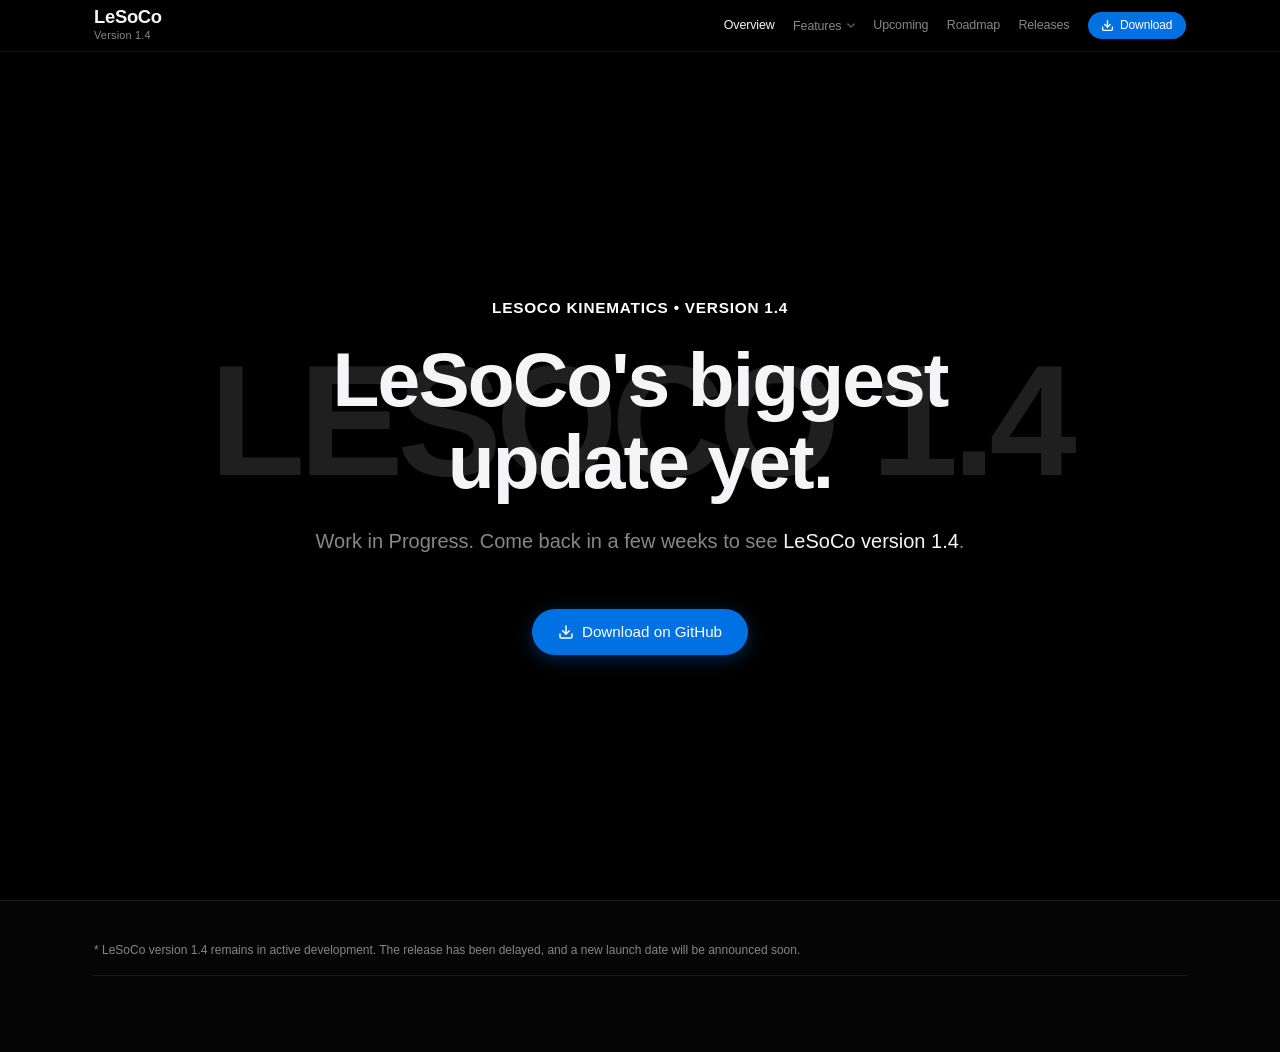
<file: index.html>
<!DOCTYPE html>
<html lang="en">
<head>
  <meta charset="UTF-8" />
  <meta name="viewport" content="width=device-width, initial-scale=1.0" />
  <title>LeSoCo v1.4 — LeSoCo's Biggest Update Yet</title>
  <link rel="icon" href="data:image/svg+xml,<svg xmlns=%22http://www.w3.org/2000/svg%22 viewBox=%220 0 100 100%22><rect width=%22100%22 height=%22100%22 rx=%2222%22 fill=%22%23000000%22/><text x=%2250%22 y=%2266%22 font-family=%22-apple-system,BlinkMacSystemFont,SF Pro Display,sans-serif%22 font-weight=%22700%22 font-size=%2252%22 fill=%22%23ffffff%22 text-anchor=%22middle%22>L</text></svg>">
  <link rel="stylesheet" href="style.css" />
</head>
<body>
    <!-- Apple Sticky Sub-Navigation with Mega Dropdown -->
  <header class="apple-nav">
    <div class="apple-nav-inner">
      <a href="index.html" class="apple-nav-brand">
        <span class="title">LeSoCo</span>
        <span class="subtitle">Version 1.4</span>
      </a>
      <nav class="apple-nav-menu">
        <a href="index.html" class="active">Overview</a>
        <div class="apple-nav-dropdown-item">
          <button class="apple-nav-link-btn" id="featuresNavBtn" aria-expanded="false" aria-haspopup="true">
            Features
            <svg class="apple-nav-chevron" width="8" height="5" viewBox="0 0 10 6" fill="none" stroke="currentColor" stroke-width="1.8" stroke-linecap="round" stroke-linejoin="round"><path d="m1 1 4 4 4-4"/></svg>
          </button>
        </div>
        <a href="upcoming.html">Upcoming</a>
        <a href="roadmap.html">Roadmap</a>
        <a href="releases.html">Releases</a>
        <a href="https://github.com/sniffuntidypond/LeSoCo.git" target="_blank" rel="noopener noreferrer" class="apple-pill-btn">
          <svg width="13" height="13" viewBox="0 0 24 24" fill="none" stroke="currentColor" stroke-width="2.5" stroke-linecap="round" stroke-linejoin="round"><path d="M21 15v4a2 2 0 0 1-2 2H5a2 2 0 0 1-2-2v-4"/><polyline points="7 10 12 15 17 10"/><line x1="12" y1="15" x2="12" y2="3"/></svg>
          Download
        </a>
      </nav>
    </div>

    <!-- Apple Mega-Menu Dropdown (Matches Picture 1) -->
    <div class="apple-dropdown-menu" id="appleFeaturesDropdown" role="region" aria-label="Features Menu">
      <div class="apple-dropdown-inner">
        <!-- Column 1: Explore Features (Large Typography like Picture 1) -->
        <div class="apple-dropdown-col apple-dropdown-col-main">
          <span class="apple-dropdown-eyebrow">Explore Features</span>
          <ul class="apple-dropdown-list-large">
            <li><a href="studio.html">Studio</a></li>
            <li><a href="recording.html">Recording</a></li>
            <li><a href="analytics.html">Analytics</a></li>
            <li><a href="annotations.html">Annotations</a></li>
            <li><a href="timeline.html">Timeline</a></li>
          </ul>
          <div class="apple-dropdown-sublinks">
            <a href="upcoming.html">Compare Trainee &amp; Coach</a>
            <a href="upcoming.html">Sony Mocopi 12-IMU Support</a>
          </div>
        </div>

        <!-- Column 2: Roadmap & Releases (Picture 1 Column 2 style) -->
        <div class="apple-dropdown-col">
          <span class="apple-dropdown-eyebrow">Roadmap &amp; Releases</span>
          <ul class="apple-dropdown-list-secondary">
            <li><a href="upcoming.html">Upcoming 1.4</a></li>
            <li><a href="roadmap.html">Living Roadmap</a></li>
            <li><a href="releases.html">Release Notes v1.3</a></li>
            <li><a href="upcoming.html">Dual Split-Screen Mode</a></li>
            <li><a href="upcoming.html">High-Res Humanoid Rigs</a></li>
            <li><a href="roadmap.html">Monograph Roadmap ↗</a></li>
          </ul>
        </div>

        <!-- Column 3: Resources & Support (Picture 1 Column 3 style) -->
        <div class="apple-dropdown-col">
          <span class="apple-dropdown-eyebrow">More from LeSoCo</span>
          <ul class="apple-dropdown-list-secondary">
            <li><a href="https://github.com/sniffuntidypond/LeSoCo.git" target="_blank" rel="noopener noreferrer">Download LeSoCo ↗</a></li>
            <li><a href="https://github.com/sniffuntidypond/LeSoCo.git" target="_blank" rel="noopener noreferrer">GitHub Repository ↗</a></li>
            <li><a href="studio.html">4K Viewport &amp; .LSC Spec</a></li>
            <li><a href="privacy.html">Privacy Policy</a></li>
            <li><a href="terms.html">Terms &amp; Conditions</a></li>
          </ul>
        </div>
      </div>
    </div>
  </header>
  <div class="apple-dropdown-backdrop" id="appleDropdownBackdrop"></div>

  <main>
    <!-- Apple Hero Section (Matches First Picture) -->
    <section class="apple-index-hero">
      <div class="apple-index-hero-inner">
        <div class="apple-index-eyebrow">LESOCO KINEMATICS &bull; VERSION 1.4</div>
        <div class="apple-index-headline-wrap">
          <div class="apple-index-watermark" aria-hidden="true">LESOCO 1.4</div>
          <h1 class="apple-hero-headline">LeSoCo's biggest<br class="hero-br" />update yet.</h1>
        </div>
        <p class="apple-hero-description">
          Work in Progress. Come back in a few weeks to see <strong>LeSoCo version 1.4</strong>.
        </p>
        <div class="apple-hero-cta-group">
          <a href="https://github.com/sniffuntidypond/LeSoCo.git" target="_blank" rel="noopener noreferrer" class="apple-btn-cta">
            <svg width="16" height="16" viewBox="0 0 24 24" fill="none" stroke="currentColor" stroke-width="2.2" stroke-linecap="round" stroke-linejoin="round"><path d="M21 15v4a2 2 0 0 1-2 2H5a2 2 0 0 1-2-2v-4"/><polyline points="7 10 12 15 17 10"/><line x1="12" y1="15" x2="12" y2="3"/></svg>
            Download on GitHub
          </a>
        </div>
      </div>
    </section>
  </main>

  <footer class="apple-footer">
    <div class="apple-container">
      <div class="apple-footer-note">
        * LeSoCo version 1.4 remains in active development. The release has been delayed, and a new launch date will be announced soon.
      </div>
      <div class="apple-footer-bottom">
      </div>
    </div>
  </footer>

  <script>
    document.getElementById('year').textContent = new Date().getFullYear();
  </script>
  <script src="dropdown.js"></script>
</body>
</html>
</file>
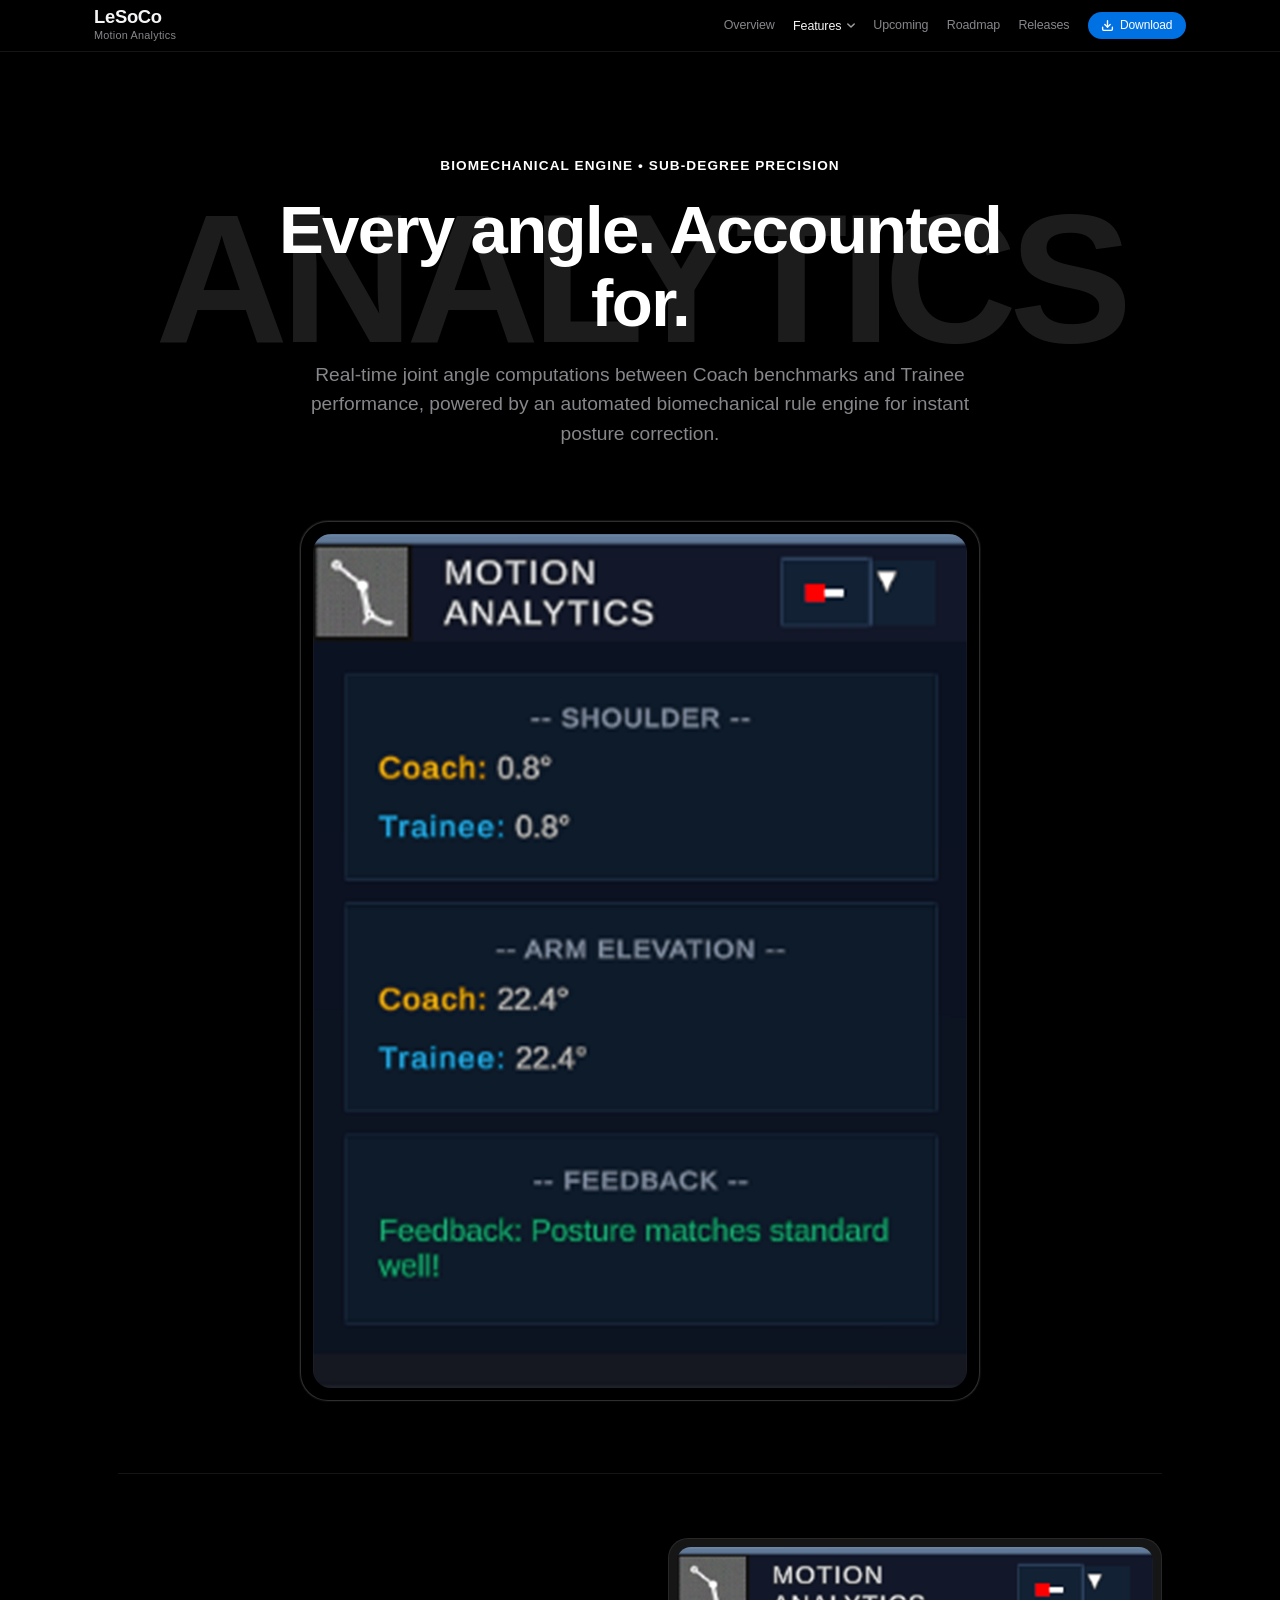
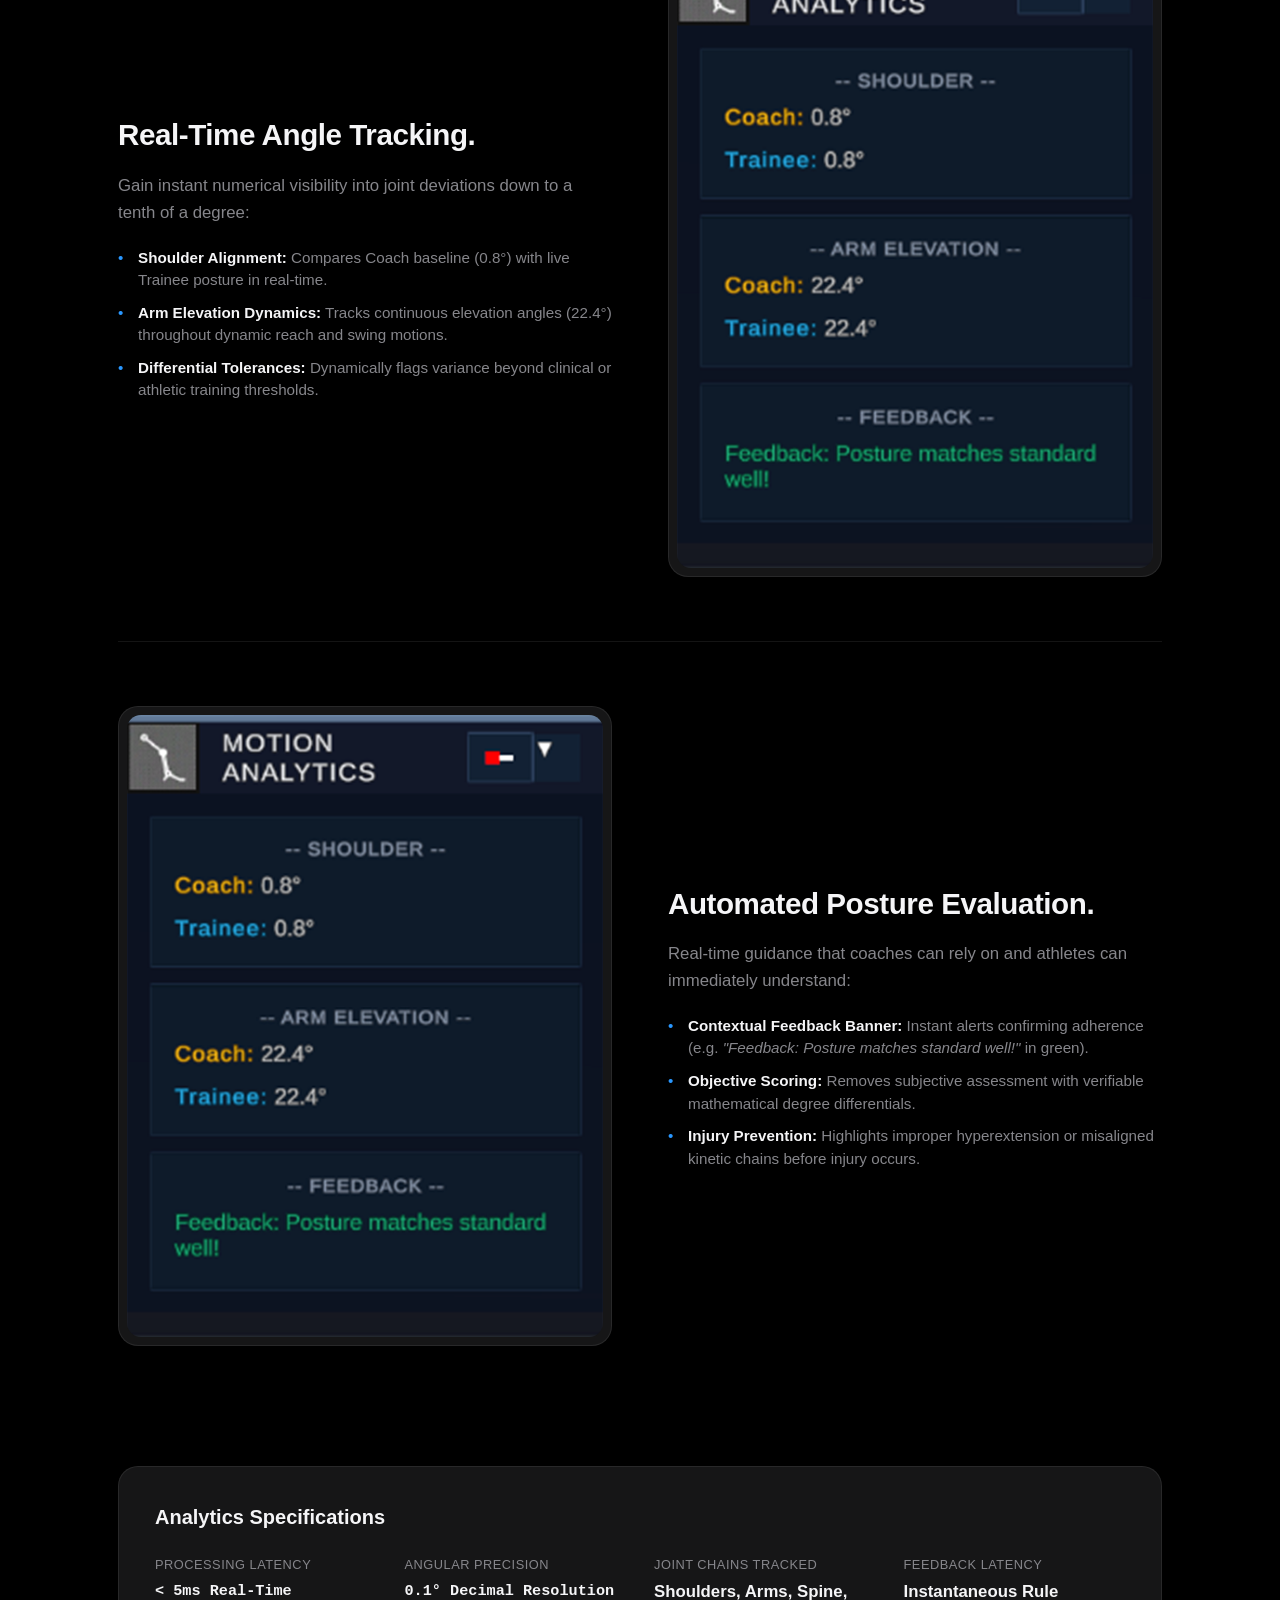
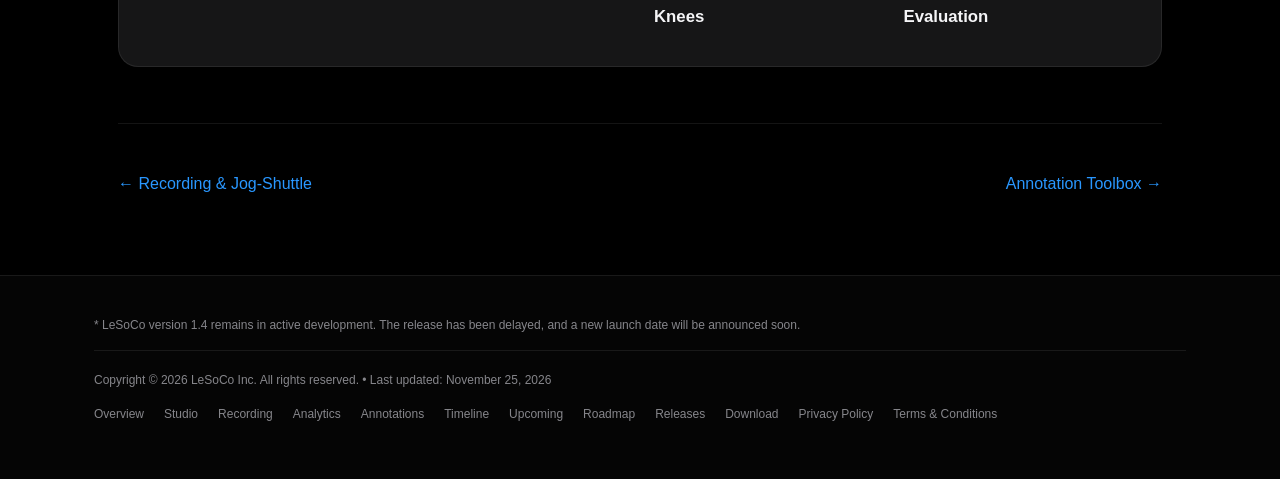
<file: analytics.html>
<!DOCTYPE html>
<html lang="en">
<head>
  <meta charset="UTF-8" />
  <meta name="viewport" content="width=device-width, initial-scale=1.0" />
  <title>Motion Analytics — LeSoCo v1.3</title>
  <link rel="icon" href="data:image/svg+xml,<svg xmlns=%22http://www.w3.org/2000/svg%22 viewBox=%220 0 100 100%22><rect width=%22100%22 height=%22100%22 rx=%2222%22 fill=%22%23000000%22/><text x=%2250%22 y=%2266%22 font-family=%22-apple-system,BlinkMacSystemFont,SF Pro Display,sans-serif%22 font-weight=%22700%22 font-size=%2252%22 fill=%22%23ffffff%22 text-anchor=%22middle%22>L</text></svg>">
  <link rel="stylesheet" href="style.css" />
</head>
<body>
    <!-- Apple Sticky Sub-Navigation with Mega Dropdown -->
  <header class="apple-nav">
    <div class="apple-nav-inner">
      <a href="index.html" class="apple-nav-brand">
        <span class="title">LeSoCo</span>
        <span class="subtitle">Motion Analytics</span>
      </a>
      <nav class="apple-nav-menu">
        <a href="index.html">Overview</a>
        <div class="apple-nav-dropdown-item">
          <button class="apple-nav-link-btn active" id="featuresNavBtn" aria-expanded="false" aria-haspopup="true">
            Features
            <svg class="apple-nav-chevron" width="8" height="5" viewBox="0 0 10 6" fill="none" stroke="currentColor" stroke-width="1.8" stroke-linecap="round" stroke-linejoin="round"><path d="m1 1 4 4 4-4"/></svg>
          </button>
        </div>
        <a href="upcoming.html">Upcoming</a>
        <a href="roadmap.html">Roadmap</a>
        <a href="releases.html">Releases</a>
        <a href="https://github.com/sniffuntidypond/LeSoCo.git" target="_blank" rel="noopener noreferrer" class="apple-pill-btn">
          <svg width="13" height="13" viewBox="0 0 24 24" fill="none" stroke="currentColor" stroke-width="2.5" stroke-linecap="round" stroke-linejoin="round"><path d="M21 15v4a2 2 0 0 1-2 2H5a2 2 0 0 1-2-2v-4"/><polyline points="7 10 12 15 17 10"/><line x1="12" y1="15" x2="12" y2="3"/></svg>
          Download
        </a>
      </nav>
    </div>

    <!-- Apple Mega-Menu Dropdown (Matches Picture 1) -->
    <div class="apple-dropdown-menu" id="appleFeaturesDropdown" role="region" aria-label="Features Menu">
      <div class="apple-dropdown-inner">
        <!-- Column 1: Explore Features (Large Typography like Picture 1) -->
        <div class="apple-dropdown-col apple-dropdown-col-main">
          <span class="apple-dropdown-eyebrow">Explore Features</span>
          <ul class="apple-dropdown-list-large">
            <li><a href="studio.html">Studio</a></li>
            <li><a href="recording.html">Recording</a></li>
            <li><a href="analytics.html" class="active">Analytics</a></li>
            <li><a href="annotations.html">Annotations</a></li>
            <li><a href="timeline.html">Timeline</a></li>
          </ul>
          <div class="apple-dropdown-sublinks">
            <a href="upcoming.html">Compare Trainee &amp; Coach</a>
            <a href="upcoming.html">Sony Mocopi 12-IMU Support</a>
          </div>
        </div>

        <!-- Column 2: Roadmap & Releases (Picture 1 Column 2 style) -->
        <div class="apple-dropdown-col">
          <span class="apple-dropdown-eyebrow">Roadmap &amp; Releases</span>
          <ul class="apple-dropdown-list-secondary">
            <li><a href="upcoming.html">Upcoming 1.4</a></li>
            <li><a href="roadmap.html">Living Roadmap</a></li>
            <li><a href="releases.html">Release Notes v1.3</a></li>
            <li><a href="upcoming.html">Dual Split-Screen Mode</a></li>
            <li><a href="upcoming.html">High-Res Humanoid Rigs</a></li>
            <li><a href="roadmap.html">Monograph Roadmap ↗</a></li>
          </ul>
        </div>

        <!-- Column 3: Resources & Support (Picture 1 Column 3 style) -->
        <div class="apple-dropdown-col">
          <span class="apple-dropdown-eyebrow">More from LeSoCo</span>
          <ul class="apple-dropdown-list-secondary">
            <li><a href="https://github.com/sniffuntidypond/LeSoCo.git" target="_blank" rel="noopener noreferrer">Download LeSoCo ↗</a></li>
            <li><a href="https://github.com/sniffuntidypond/LeSoCo.git" target="_blank" rel="noopener noreferrer">GitHub Repository ↗</a></li>
            <li><a href="studio.html">4K Viewport &amp; .LSC Spec</a></li>
            <li><a href="privacy.html">Privacy Policy</a></li>
            <li><a href="terms.html">Terms &amp; Conditions</a></li>
          </ul>
        </div>
      </div>
    </div>
  </header>
  <div class="apple-dropdown-backdrop" id="appleDropdownBackdrop"></div>

  <main>
    <section class="apple-feature-hero">
      <div class="apple-hero-watermark">ANALYTICS</div>
      <div class="apple-container">
        <span class="apple-eyebrow-white">BIOMECHANICAL ENGINE &bull; SUB-DEGREE PRECISION</span>
        <h1 class="apple-feature-headline">Every angle. Accounted for.</h1>
        <p class="apple-feature-desc">
          Real-time joint angle computations between Coach benchmarks and Trainee performance, powered by an automated biomechanical rule engine for instant posture correction.
        </p>
      </div>
    </section>

    <section class="apple-container">
      <div class="apple-screen-frame" style="max-width: 680px; margin: 1rem auto 4.5rem;">
        <div class="apple-screen-inner">
          <img src="images/motion-analytics.png" alt="Motion Analytics Inspector Panel" />
        </div>
      </div>

    <section class="apple-container">
      <div class="apple-content-row">
        <div class="apple-content-text">
          <h3>Real-Time Angle Tracking.</h3>
          <p>
            Gain instant numerical visibility into joint deviations down to a tenth of a degree:
          </p>
          <ul>
            <li><strong>Shoulder Alignment:</strong> Compares Coach baseline (0.8&deg;) with live Trainee posture in real-time.</li>
            <li><strong>Arm Elevation Dynamics:</strong> Tracks continuous elevation angles (22.4&deg;) throughout dynamic reach and swing motions.</li>
            <li><strong>Differential Tolerances:</strong> Dynamically flags variance beyond clinical or athletic training thresholds.</li>
          </ul>
        </div>
        <div class="apple-content-media">
          <img src="images/motion-analytics.png" alt="Angle comparisons" />
        </div>
      </div>

      <div class="apple-content-row reversed">
        <div class="apple-content-text">
          <h3>Automated Posture Evaluation.</h3>
          <p>
            Real-time guidance that coaches can rely on and athletes can immediately understand:
          </p>
          <ul>
            <li><strong>Contextual Feedback Banner:</strong> Instant alerts confirming adherence (e.g. <em>"Feedback: Posture matches standard well!"</em> in green).</li>
            <li><strong>Objective Scoring:</strong> Removes subjective assessment with verifiable mathematical degree differentials.</li>
            <li><strong>Injury Prevention:</strong> Highlights improper hyperextension or misaligned kinetic chains before injury occurs.</li>
          </ul>
        </div>
        <div class="apple-content-media">
          <img src="images/motion-analytics.png" alt="Posture feedback readout" />
        </div>
      </div>

      <div class="apple-specs-table">
        <h2 class="apple-specs-title">Analytics Specifications</h2>
        <div class="apple-specs-grid">
          <div class="apple-spec-col">
            <span class="apple-spec-key">Processing Latency</span>
            <span class="apple-spec-val mono">&lt; 5ms Real-Time</span>
          </div>
          <div class="apple-spec-col">
            <span class="apple-spec-key">Angular Precision</span>
            <span class="apple-spec-val mono">0.1&deg; Decimal Resolution</span>
          </div>
          <div class="apple-spec-col">
            <span class="apple-spec-key">Joint Chains Tracked</span>
            <span class="apple-spec-val">Shoulders, Arms, Spine, Knees</span>
          </div>
          <div class="apple-spec-col">
            <span class="apple-spec-key">Feedback Latency</span>
            <span class="apple-spec-val">Instantaneous Rule Evaluation</span>
          </div>
        </div>
      </div>

      <div class="apple-pagination">
        <a href="recording.html" class="apple-nav-btn">&larr; Recording &amp; Jog-Shuttle</a>
        <a href="annotations.html" class="apple-nav-btn">Annotation Toolbox &rarr;</a>
      </div>
    </section>
  </main>

  <footer class="apple-footer">
    <div class="apple-container">
      <div class="apple-footer-note">
        * LeSoCo version 1.4 remains in active development. The release has been delayed, and a new launch date will be announced soon.
      </div>
      <div class="apple-footer-bottom">
        <div>Copyright &copy; <span id="year"></span> LeSoCo Inc. All rights reserved. &bull; Last updated: November 25, 2026</div>
        <div class="apple-footer-links">
          <a href="index.html">Overview</a>
          <a href="studio.html">Studio</a>
          <a href="recording.html">Recording</a>
          <a href="analytics.html">Analytics</a>
          <a href="annotations.html">Annotations</a>
          <a href="timeline.html">Timeline</a>
          <a href="upcoming.html">Upcoming</a>
          <a href="roadmap.html">Roadmap</a>
        <a href="releases.html">Releases</a>
          <a href="https://github.com/sniffuntidypond/LeSoCo.git" target="_blank" rel="noopener noreferrer">Download</a>
          <a href="privacy.html">Privacy Policy</a>
          <a href="terms.html">Terms &amp; Conditions</a>
        </div>
      </div>
    </div>
  </footer>

  <script>
    document.getElementById('year').textContent = new Date().getFullYear();
  </script>
  <script src="dropdown.js"></script>
</body>
</html>
</file>
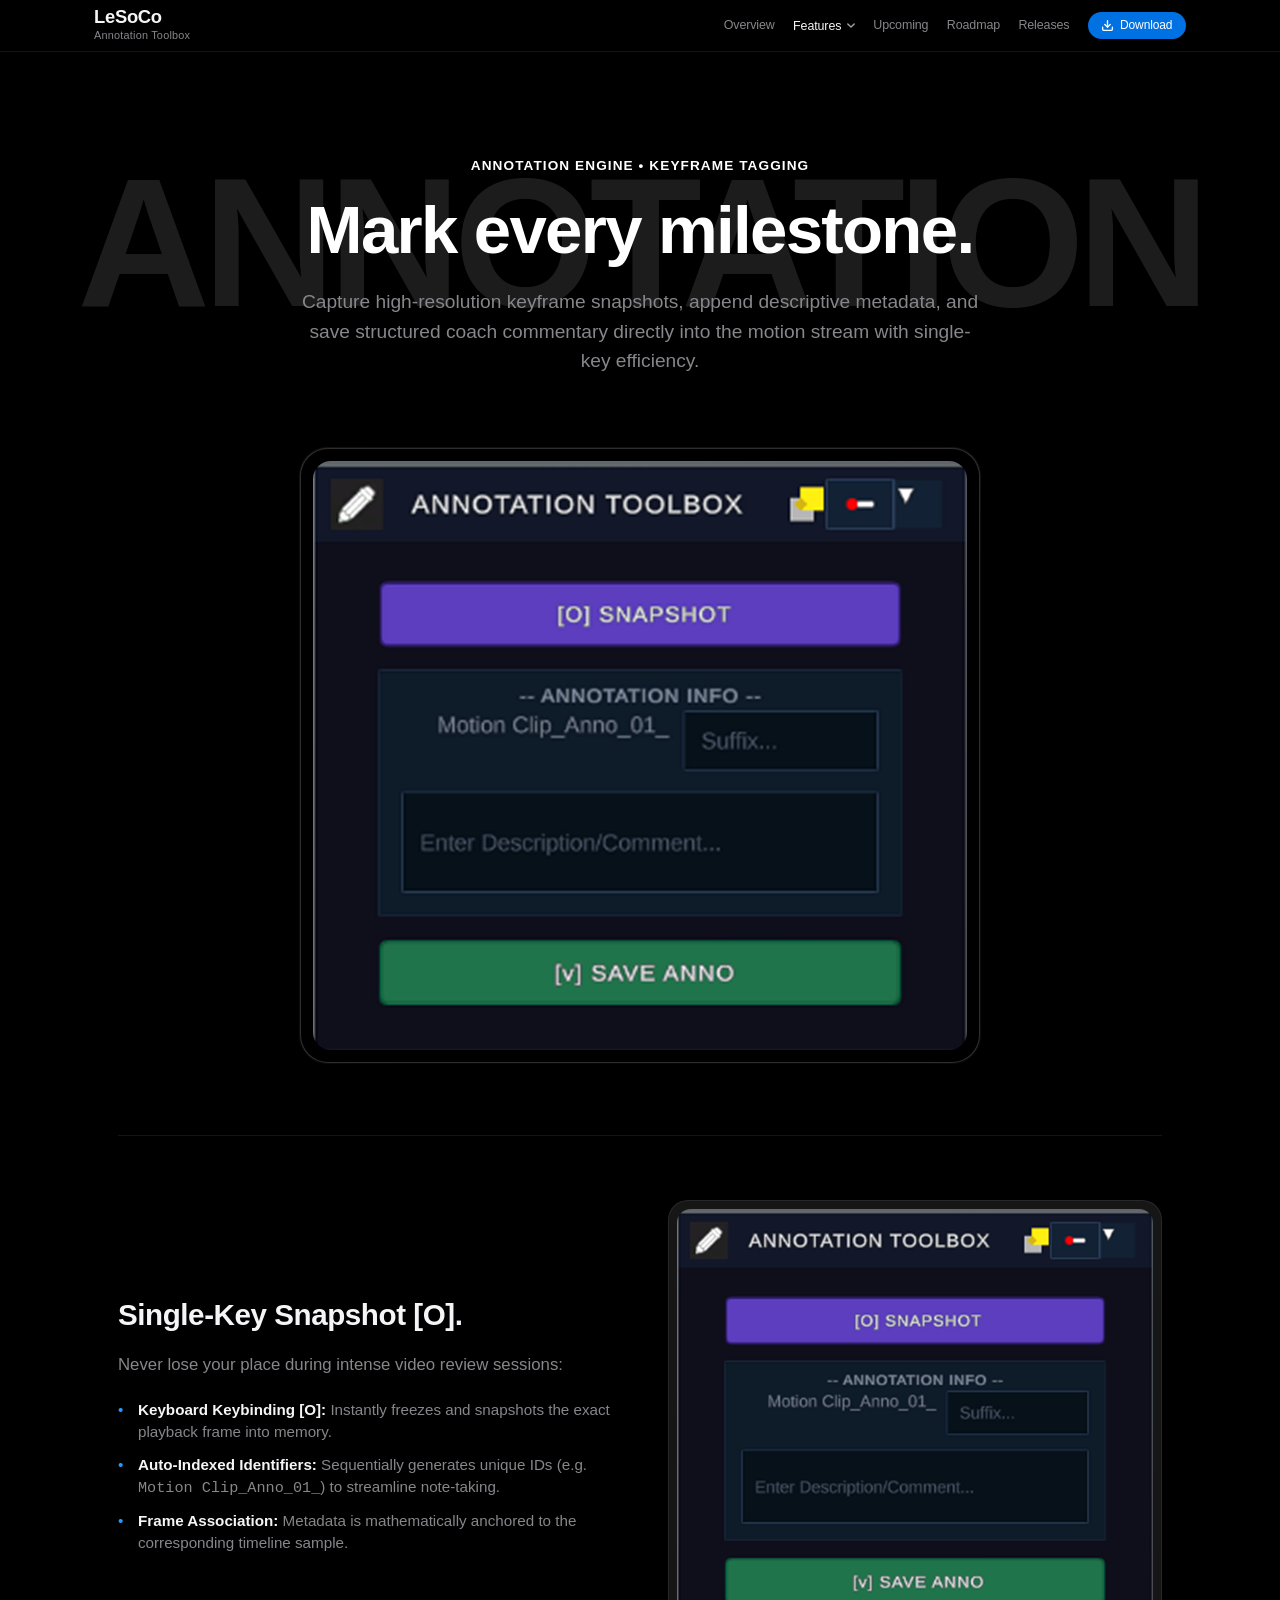
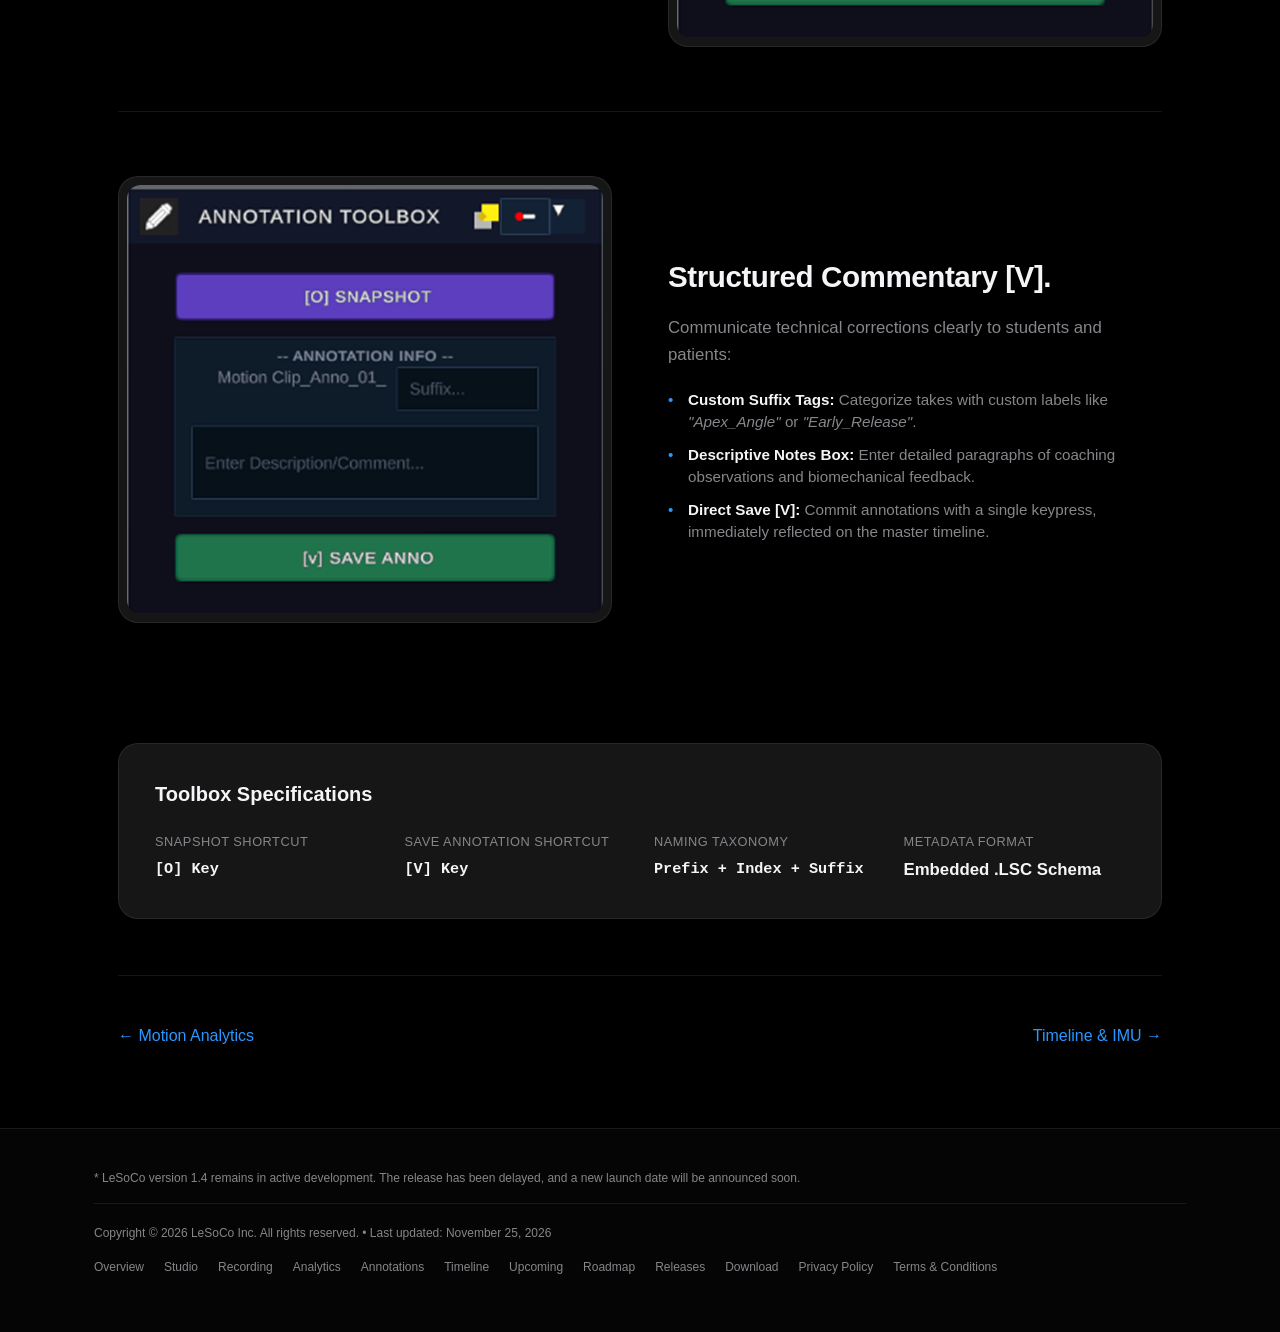
<file: annotations.html>
<!DOCTYPE html>
<html lang="en">
<head>
  <meta charset="UTF-8" />
  <meta name="viewport" content="width=device-width, initial-scale=1.0" />
  <title>Annotation Toolbox — LeSoCo v1.3</title>
  <link rel="icon" href="data:image/svg+xml,<svg xmlns=%22http://www.w3.org/2000/svg%22 viewBox=%220 0 100 100%22><rect width=%22100%22 height=%22100%22 rx=%2222%22 fill=%22%23000000%22/><text x=%2250%22 y=%2266%22 font-family=%22-apple-system,BlinkMacSystemFont,SF Pro Display,sans-serif%22 font-weight=%22700%22 font-size=%2252%22 fill=%22%23ffffff%22 text-anchor=%22middle%22>L</text></svg>">
  <link rel="stylesheet" href="style.css" />
</head>
<body>
    <!-- Apple Sticky Sub-Navigation with Mega Dropdown -->
  <header class="apple-nav">
    <div class="apple-nav-inner">
      <a href="index.html" class="apple-nav-brand">
        <span class="title">LeSoCo</span>
        <span class="subtitle">Annotation Toolbox</span>
      </a>
      <nav class="apple-nav-menu">
        <a href="index.html">Overview</a>
        <div class="apple-nav-dropdown-item">
          <button class="apple-nav-link-btn active" id="featuresNavBtn" aria-expanded="false" aria-haspopup="true">
            Features
            <svg class="apple-nav-chevron" width="8" height="5" viewBox="0 0 10 6" fill="none" stroke="currentColor" stroke-width="1.8" stroke-linecap="round" stroke-linejoin="round"><path d="m1 1 4 4 4-4"/></svg>
          </button>
        </div>
        <a href="upcoming.html">Upcoming</a>
        <a href="roadmap.html">Roadmap</a>
        <a href="releases.html">Releases</a>
        <a href="https://github.com/sniffuntidypond/LeSoCo.git" target="_blank" rel="noopener noreferrer" class="apple-pill-btn">
          <svg width="13" height="13" viewBox="0 0 24 24" fill="none" stroke="currentColor" stroke-width="2.5" stroke-linecap="round" stroke-linejoin="round"><path d="M21 15v4a2 2 0 0 1-2 2H5a2 2 0 0 1-2-2v-4"/><polyline points="7 10 12 15 17 10"/><line x1="12" y1="15" x2="12" y2="3"/></svg>
          Download
        </a>
      </nav>
    </div>

    <!-- Apple Mega-Menu Dropdown (Matches Picture 1) -->
    <div class="apple-dropdown-menu" id="appleFeaturesDropdown" role="region" aria-label="Features Menu">
      <div class="apple-dropdown-inner">
        <!-- Column 1: Explore Features (Large Typography like Picture 1) -->
        <div class="apple-dropdown-col apple-dropdown-col-main">
          <span class="apple-dropdown-eyebrow">Explore Features</span>
          <ul class="apple-dropdown-list-large">
            <li><a href="studio.html">Studio</a></li>
            <li><a href="recording.html">Recording</a></li>
            <li><a href="analytics.html">Analytics</a></li>
            <li><a href="annotations.html" class="active">Annotations</a></li>
            <li><a href="timeline.html">Timeline</a></li>
          </ul>
          <div class="apple-dropdown-sublinks">
            <a href="upcoming.html">Compare Trainee &amp; Coach</a>
            <a href="upcoming.html">Sony Mocopi 12-IMU Support</a>
          </div>
        </div>

        <!-- Column 2: Roadmap & Releases (Picture 1 Column 2 style) -->
        <div class="apple-dropdown-col">
          <span class="apple-dropdown-eyebrow">Roadmap &amp; Releases</span>
          <ul class="apple-dropdown-list-secondary">
            <li><a href="upcoming.html">Upcoming 1.4</a></li>
            <li><a href="roadmap.html">Living Roadmap</a></li>
            <li><a href="releases.html">Release Notes v1.3</a></li>
            <li><a href="upcoming.html">Dual Split-Screen Mode</a></li>
            <li><a href="upcoming.html">High-Res Humanoid Rigs</a></li>
            <li><a href="roadmap.html">Monograph Roadmap ↗</a></li>
          </ul>
        </div>

        <!-- Column 3: Resources & Support (Picture 1 Column 3 style) -->
        <div class="apple-dropdown-col">
          <span class="apple-dropdown-eyebrow">More from LeSoCo</span>
          <ul class="apple-dropdown-list-secondary">
            <li><a href="https://github.com/sniffuntidypond/LeSoCo.git" target="_blank" rel="noopener noreferrer">Download LeSoCo ↗</a></li>
            <li><a href="https://github.com/sniffuntidypond/LeSoCo.git" target="_blank" rel="noopener noreferrer">GitHub Repository ↗</a></li>
            <li><a href="studio.html">4K Viewport &amp; .LSC Spec</a></li>
            <li><a href="privacy.html">Privacy Policy</a></li>
            <li><a href="terms.html">Terms &amp; Conditions</a></li>
          </ul>
        </div>
      </div>
    </div>
  </header>
  <div class="apple-dropdown-backdrop" id="appleDropdownBackdrop"></div>

  <main>
    <section class="apple-feature-hero">
      <div class="apple-hero-watermark">ANNOTATION</div>
      <div class="apple-container">
        <span class="apple-eyebrow-white">ANNOTATION ENGINE &bull; KEYFRAME TAGGING</span>
        <h1 class="apple-feature-headline">Mark every milestone.</h1>
        <p class="apple-feature-desc">
          Capture high-resolution keyframe snapshots, append descriptive metadata, and save structured coach commentary directly into the motion stream with single-key efficiency.
        </p>
      </div>
    </section>

    <section class="apple-container">
      <div class="apple-screen-frame" style="max-width: 680px; margin: 1rem auto 4.5rem;">
        <div class="apple-screen-inner">
          <img src="images/annotation-toolbox.png" alt="Annotation Toolbox Panel" />
        </div>
      </div>

    <section class="apple-container">
      <div class="apple-content-row">
        <div class="apple-content-text">
          <h3>Single-Key Snapshot [O].</h3>
          <p>
            Never lose your place during intense video review sessions:
          </p>
          <ul>
            <li><strong>Keyboard Keybinding [O]:</strong> Instantly freezes and snapshots the exact playback frame into memory.</li>
            <li><strong>Auto-Indexed Identifiers:</strong> Sequentially generates unique IDs (e.g. <code>Motion Clip_Anno_01_</code>) to streamline note-taking.</li>
            <li><strong>Frame Association:</strong> Metadata is mathematically anchored to the corresponding timeline sample.</li>
          </ul>
        </div>
        <div class="apple-content-media">
          <img src="images/annotation-toolbox.png" alt="Snapshot button and suffix input" />
        </div>
      </div>

      <div class="apple-content-row reversed">
        <div class="apple-content-text">
          <h3>Structured Commentary [V].</h3>
          <p>
            Communicate technical corrections clearly to students and patients:
          </p>
          <ul>
            <li><strong>Custom Suffix Tags:</strong> Categorize takes with custom labels like <em>"Apex_Angle"</em> or <em>"Early_Release"</em>.</li>
            <li><strong>Descriptive Notes Box:</strong> Enter detailed paragraphs of coaching observations and biomechanical feedback.</li>
            <li><strong>Direct Save [V]:</strong> Commit annotations with a single keypress, immediately reflected on the master timeline.</li>
          </ul>
        </div>
        <div class="apple-content-media">
          <img src="images/annotation-toolbox.png" alt="Save annotation button" />
        </div>
      </div>

      <div class="apple-specs-table">
        <h2 class="apple-specs-title">Toolbox Specifications</h2>
        <div class="apple-specs-grid">
          <div class="apple-spec-col">
            <span class="apple-spec-key">Snapshot Shortcut</span>
            <span class="apple-spec-val mono">[O] Key</span>
          </div>
          <div class="apple-spec-col">
            <span class="apple-spec-key">Save Annotation Shortcut</span>
            <span class="apple-spec-val mono">[V] Key</span>
          </div>
          <div class="apple-spec-col">
            <span class="apple-spec-key">Naming Taxonomy</span>
            <span class="apple-spec-val mono">Prefix + Index + Suffix</span>
          </div>
          <div class="apple-spec-col">
            <span class="apple-spec-key">Metadata Format</span>
            <span class="apple-spec-val">Embedded .LSC Schema</span>
          </div>
        </div>
      </div>

      <div class="apple-pagination">
        <a href="analytics.html" class="apple-nav-btn">&larr; Motion Analytics</a>
        <a href="timeline.html" class="apple-nav-btn">Timeline &amp; IMU &rarr;</a>
      </div>
    </section>
  </main>

  <footer class="apple-footer">
    <div class="apple-container">
      <div class="apple-footer-note">
        * LeSoCo version 1.4 remains in active development. The release has been delayed, and a new launch date will be announced soon.
      </div>
      <div class="apple-footer-bottom">
        <div>Copyright &copy; <span id="year"></span> LeSoCo Inc. All rights reserved. &bull; Last updated: November 25, 2026</div>
        <div class="apple-footer-links">
          <a href="index.html">Overview</a>
          <a href="studio.html">Studio</a>
          <a href="recording.html">Recording</a>
          <a href="analytics.html">Analytics</a>
          <a href="annotations.html">Annotations</a>
          <a href="timeline.html">Timeline</a>
          <a href="upcoming.html">Upcoming</a>
          <a href="roadmap.html">Roadmap</a>
        <a href="releases.html">Releases</a>
          <a href="https://github.com/sniffuntidypond/LeSoCo.git" target="_blank" rel="noopener noreferrer">Download</a>
          <a href="privacy.html">Privacy Policy</a>
          <a href="terms.html">Terms &amp; Conditions</a>
        </div>
      </div>
    </div>
  </footer>

  <script>
    document.getElementById('year').textContent = new Date().getFullYear();
  </script>
  <script src="dropdown.js"></script>
</body>
</html>
</file>
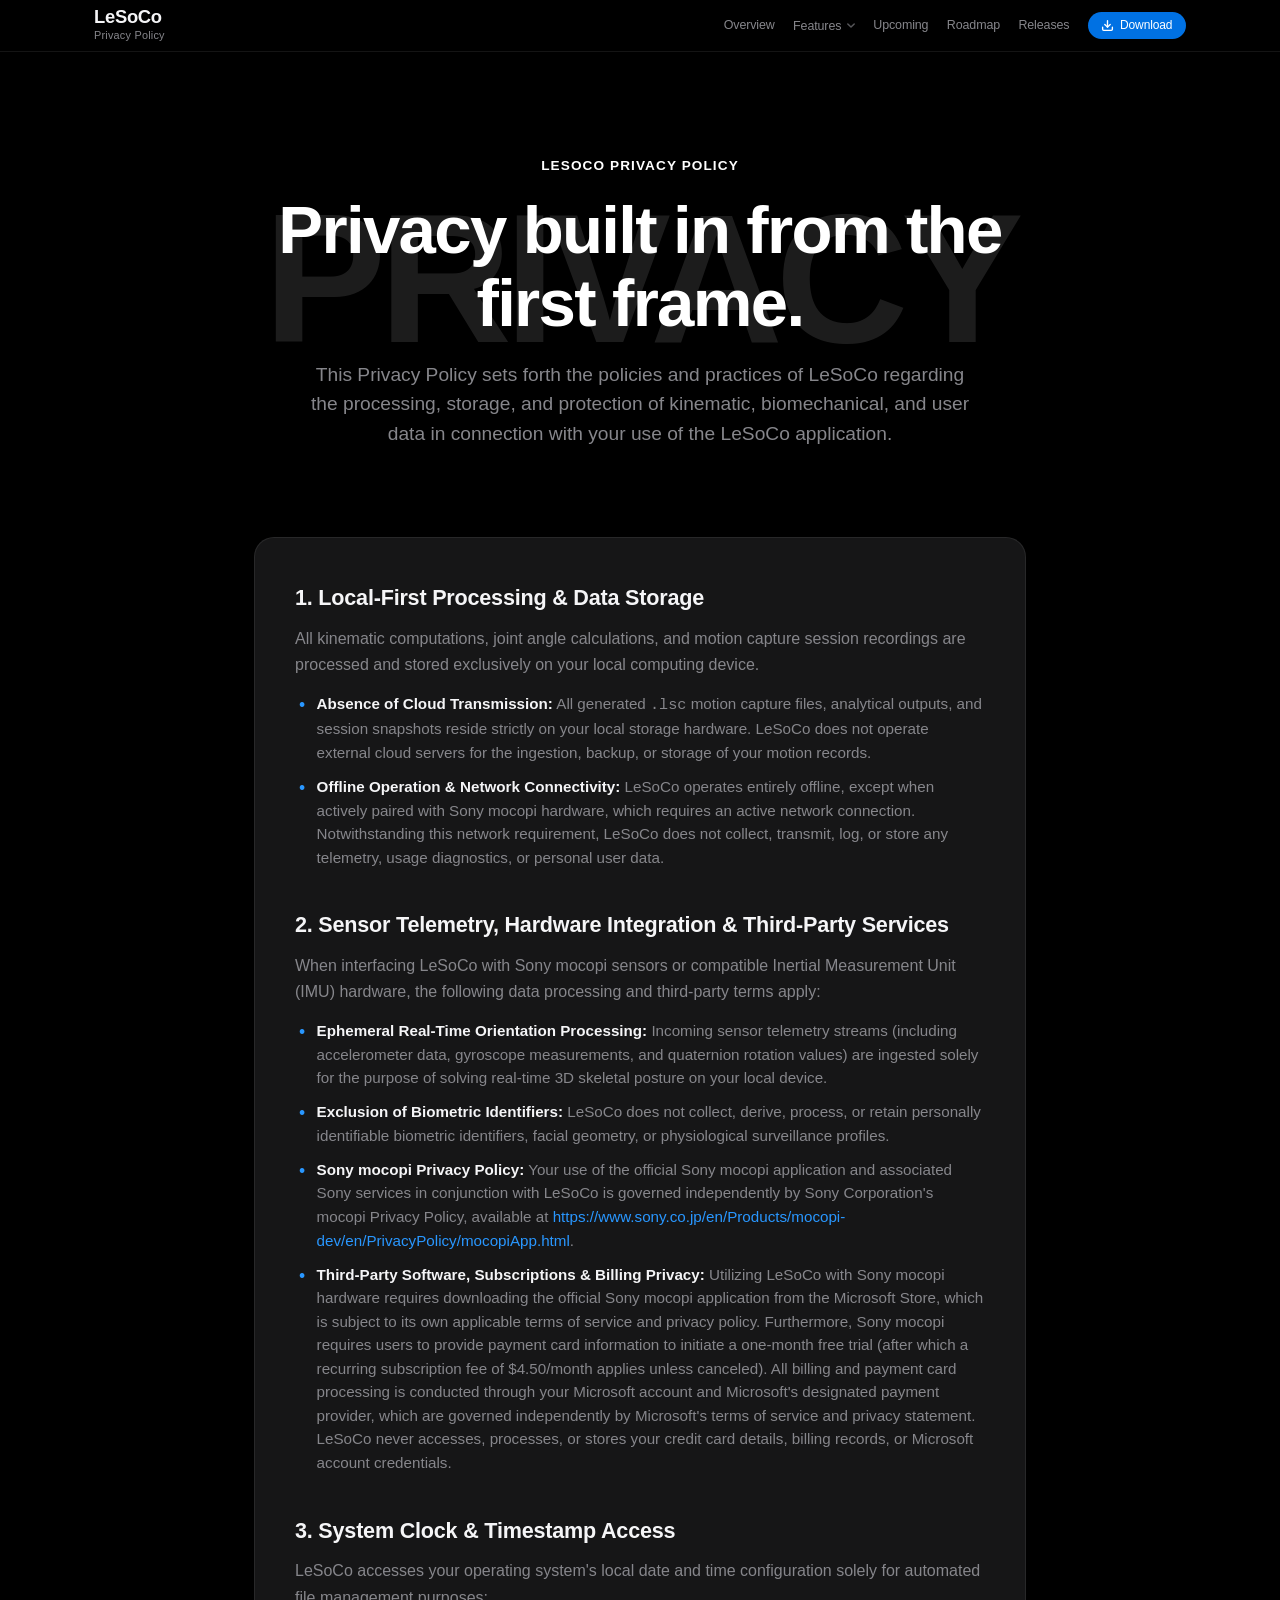
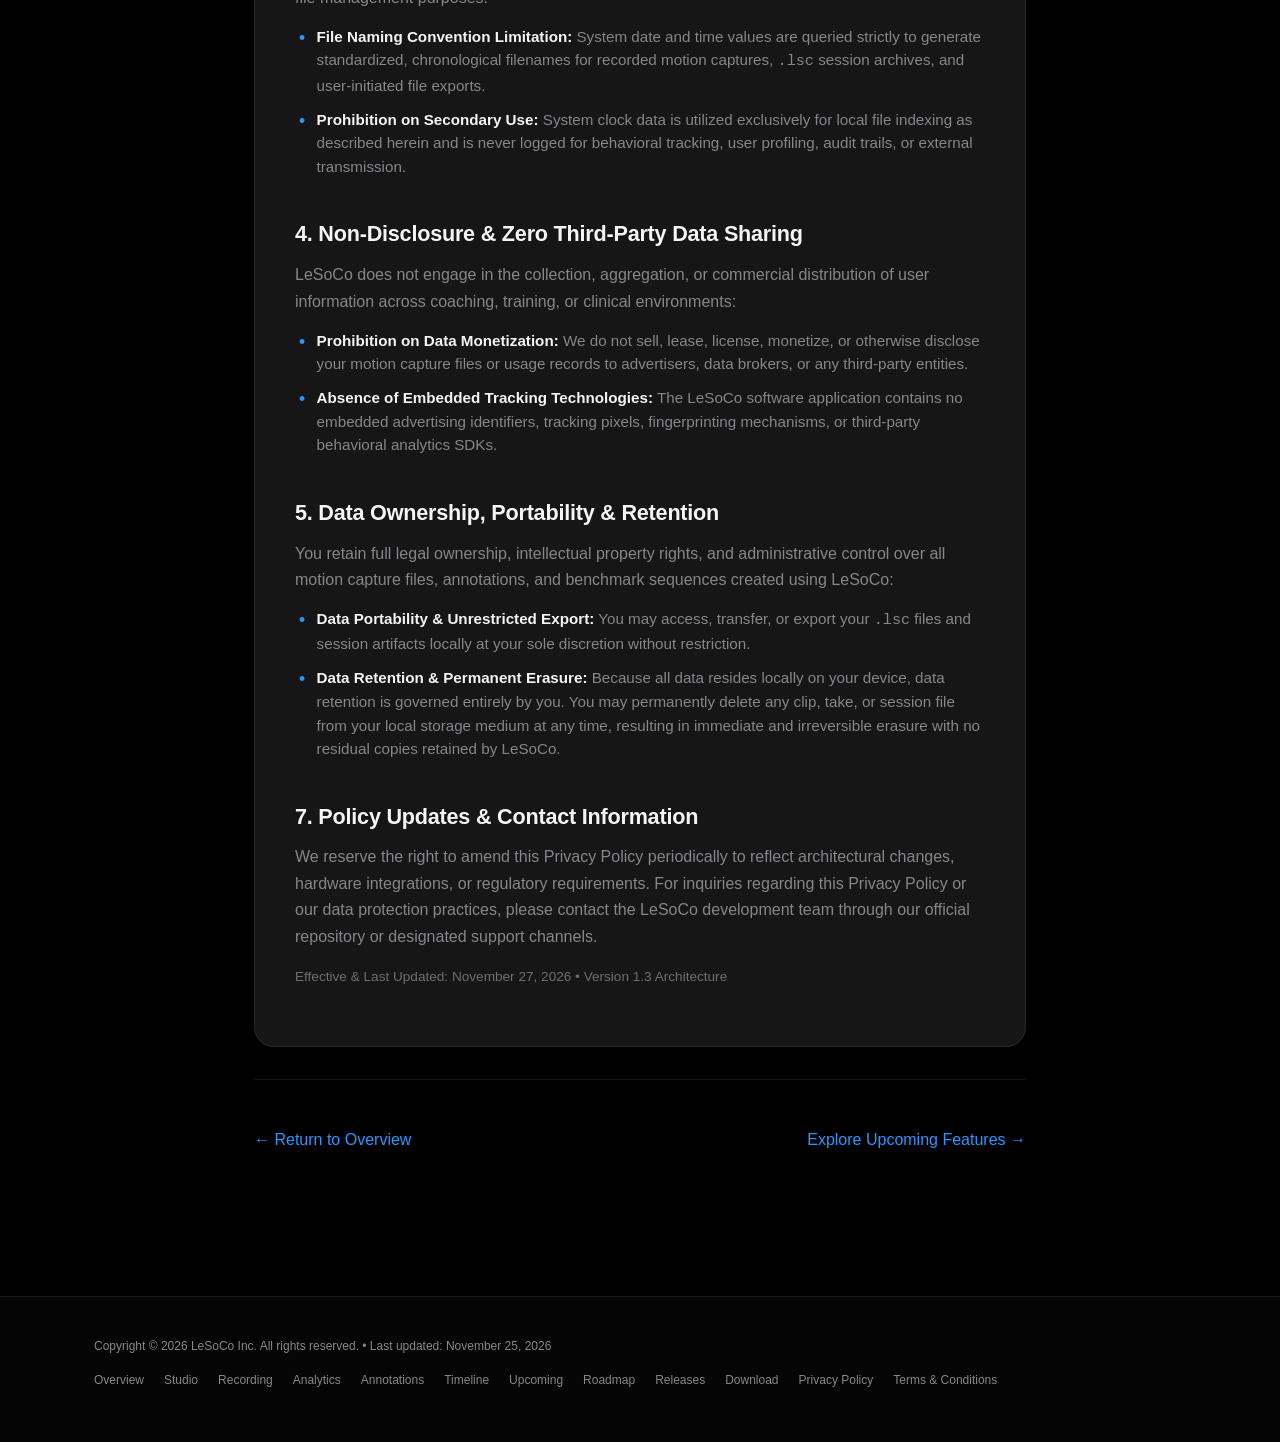
<file: privacy.html>
<!DOCTYPE html>
<html lang="en">
<head>
  <meta charset="UTF-8" />
  <meta name="viewport" content="width=device-width, initial-scale=1.0" />
  <title>Privacy Policy — LeSoCo</title>
  <link rel="icon" href="data:image/svg+xml,<svg xmlns=%22http://www.w3.org/2000/svg%22 viewBox=%220 0 100 100%22><rect width=%22100%22 height=%22100%22 rx=%2222%22 fill=%22%23000000%22/><text x=%2250%22 y=%2266%22 font-family=%22-apple-system,BlinkMacSystemFont,SF Pro Display,sans-serif%22 font-weight=%22700%22 font-size=%2252%22 fill=%22%23ffffff%22 text-anchor=%22middle%22>L</text></svg>">
  <link rel="stylesheet" href="style.css" />
  <style>
    .privacy-card {
      background: var(--apple-card-bg);
      border-radius: 20px;
      border: 1px solid var(--apple-border-subtle);
      padding: 2.75rem 2.5rem;
      margin: 2rem 0;
    }
    .privacy-section {
      margin-bottom: 2.5rem;
    }
    .privacy-section:last-child {
      margin-bottom: 0;
    }
    .privacy-section h2 {
      font-size: 1.35rem;
      font-weight: 600;
      color: var(--apple-text-primary);
      margin-bottom: 0.75rem;
      letter-spacing: -0.01em;
    }
    .privacy-section p {
      font-size: 1rem;
      line-height: 1.65;
      color: var(--apple-text-secondary);
      margin-bottom: 0.85rem;
    }
    .privacy-section ul {
      list-style: none;
      padding-left: 0;
      display: flex;
      flex-direction: column;
      gap: 0.65rem;
      margin-top: 0.5rem;
    }
    .privacy-section li {
      font-size: 0.95rem;
      color: var(--apple-text-secondary);
      position: relative;
      padding-left: 1.35rem;
      line-height: 1.55;
    }
    .privacy-section li::before {
      content: "•";
      position: absolute;
      left: 0.25rem;
      color: var(--apple-blue-link);
      font-size: 1.1rem;
    }
    .privacy-section li strong {
      color: var(--apple-text-primary);
    }
    .privacy-section a {
      color: var(--apple-blue-link);
      text-decoration: none;
      overflow-wrap: anywhere;
    }
    .privacy-section a:hover {
      text-decoration: underline;
    }
  </style>
</head>
<body>
    <!-- Apple Sticky Sub-Navigation with Mega Dropdown -->
  <header class="apple-nav">
    <div class="apple-nav-inner">
      <a href="index.html" class="apple-nav-brand">
        <span class="title">LeSoCo</span>
        <span class="subtitle">Privacy Policy</span>
      </a>
      <nav class="apple-nav-menu">
        <a href="index.html">Overview</a>
        <div class="apple-nav-dropdown-item">
          <button class="apple-nav-link-btn" id="featuresNavBtn" aria-expanded="false" aria-haspopup="true">
            Features
            <svg class="apple-nav-chevron" width="8" height="5" viewBox="0 0 10 6" fill="none" stroke="currentColor" stroke-width="1.8" stroke-linecap="round" stroke-linejoin="round"><path d="m1 1 4 4 4-4"/></svg>
          </button>
        </div>
        <a href="upcoming.html">Upcoming</a>
        <a href="roadmap.html">Roadmap</a>
        <a href="releases.html">Releases</a>
        <a href="https://github.com/sniffuntidypond/LeSoCo.git" target="_blank" rel="noopener noreferrer" class="apple-pill-btn">
          <svg width="13" height="13" viewBox="0 0 24 24" fill="none" stroke="currentColor" stroke-width="2.5" stroke-linecap="round" stroke-linejoin="round"><path d="M21 15v4a2 2 0 0 1-2 2H5a2 2 0 0 1-2-2v-4"/><polyline points="7 10 12 15 17 10"/><line x1="12" y1="15" x2="12" y2="3"/></svg>
          Download
        </a>
      </nav>
    </div>

    <!-- Apple Mega-Menu Dropdown (Matches Picture 1) -->
    <div class="apple-dropdown-menu" id="appleFeaturesDropdown" role="region" aria-label="Features Menu">
      <div class="apple-dropdown-inner">
        <!-- Column 1: Explore Features (Large Typography like Picture 1) -->
        <div class="apple-dropdown-col apple-dropdown-col-main">
          <span class="apple-dropdown-eyebrow">Explore Features</span>
          <ul class="apple-dropdown-list-large">
            <li><a href="studio.html">Studio</a></li>
            <li><a href="recording.html">Recording</a></li>
            <li><a href="analytics.html">Analytics</a></li>
            <li><a href="annotations.html">Annotations</a></li>
            <li><a href="timeline.html">Timeline</a></li>
          </ul>
          <div class="apple-dropdown-sublinks">
            <a href="upcoming.html">Compare Trainee &amp; Coach</a>
            <a href="upcoming.html">Sony Mocopi 12-IMU Support</a>
          </div>
        </div>

        <!-- Column 2: Roadmap & Releases (Picture 1 Column 2 style) -->
        <div class="apple-dropdown-col">
          <span class="apple-dropdown-eyebrow">Roadmap &amp; Releases</span>
          <ul class="apple-dropdown-list-secondary">
            <li><a href="upcoming.html">Upcoming 1.4</a></li>
            <li><a href="roadmap.html">Living Roadmap</a></li>
            <li><a href="releases.html">Release Notes v1.3</a></li>
            <li><a href="upcoming.html">Dual Split-Screen Mode</a></li>
            <li><a href="upcoming.html">High-Res Humanoid Rigs</a></li>
            <li><a href="roadmap.html">Monograph Roadmap ↗</a></li>
          </ul>
        </div>

        <!-- Column 3: Resources & Support (Picture 1 Column 3 style) -->
        <div class="apple-dropdown-col">
          <span class="apple-dropdown-eyebrow">More from LeSoCo</span>
          <ul class="apple-dropdown-list-secondary">
            <li><a href="https://github.com/sniffuntidypond/LeSoCo.git" target="_blank" rel="noopener noreferrer">Download LeSoCo ↗</a></li>
            <li><a href="https://github.com/sniffuntidypond/LeSoCo.git" target="_blank" rel="noopener noreferrer">GitHub Repository ↗</a></li>
            <li><a href="studio.html">4K Viewport &amp; .LSC Spec</a></li>
            <li><a href="privacy.html">Privacy Policy</a></li>
            <li><a href="terms.html">Terms &amp; Conditions</a></li>
          </ul>
        </div>
      </div>
    </div>
  </header>
  <div class="apple-dropdown-backdrop" id="appleDropdownBackdrop"></div>

  <main>
    <section class="apple-feature-hero">
      <div class="apple-hero-watermark">PRIVACY</div>
      <div class="apple-container">
        <span class="apple-eyebrow-white">LESOCO PRIVACY POLICY</span>
        <h1 class="apple-feature-headline">Privacy built in from the first frame.</h1>
        <p class="apple-feature-desc">
          This Privacy Policy sets forth the policies and practices of LeSoCo regarding the processing, storage, and protection of kinematic, biomechanical, and user data in connection with your use of the LeSoCo application.
        </p>
      </div>
    </section>

    <section class="apple-container" style="max-width: 820px; padding-bottom: 4rem;">
      <div class="privacy-card">
        <!-- Section 1 -->
        <div class="privacy-section">
          <h2>1. Local-First Processing &amp; Data Storage</h2>
          <p>
            All kinematic computations, joint angle calculations, and motion capture session recordings are processed and stored exclusively on your local computing device.
          </p>
          <ul>
            <li><strong>Absence of Cloud Transmission:</strong> All generated <code>.lsc</code> motion capture files, analytical outputs, and session snapshots reside strictly on your local storage hardware. LeSoCo does not operate external cloud servers for the ingestion, backup, or storage of your motion records.</li>
            <li><strong>Offline Operation &amp; Network Connectivity:</strong> LeSoCo operates entirely offline, except when actively paired with Sony mocopi hardware, which requires an active network connection. Notwithstanding this network requirement, LeSoCo does not collect, transmit, log, or store any telemetry, usage diagnostics, or personal user data.</li>
          </ul>
        </div>

        <!-- Section 2 -->
        <div class="privacy-section">
          <h2>2. Sensor Telemetry, Hardware Integration &amp; Third-Party Services</h2>
          <p>
            When interfacing LeSoCo with Sony mocopi sensors or compatible Inertial Measurement Unit (IMU) hardware, the following data processing and third-party terms apply:
          </p>
          <ul>
            <li><strong>Ephemeral Real-Time Orientation Processing:</strong> Incoming sensor telemetry streams (including accelerometer data, gyroscope measurements, and quaternion rotation values) are ingested solely for the purpose of solving real-time 3D skeletal posture on your local device.</li>
            <li><strong>Exclusion of Biometric Identifiers:</strong> LeSoCo does not collect, derive, process, or retain personally identifiable biometric identifiers, facial geometry, or physiological surveillance profiles.</li>
            <li><strong>Sony mocopi Privacy Policy:</strong> Your use of the official Sony mocopi application and associated Sony services in conjunction with LeSoCo is governed independently by Sony Corporation's mocopi Privacy Policy, available at <a href="https://www.sony.co.jp/en/Products/mocopi-dev/en/PrivacyPolicy/mocopiApp.html" target="_blank" rel="noopener noreferrer">https://www.sony.co.jp/en/Products/mocopi-dev/en/PrivacyPolicy/mocopiApp.html</a>.</li>
            <li><strong>Third-Party Software, Subscriptions &amp; Billing Privacy:</strong> Utilizing LeSoCo with Sony mocopi hardware requires downloading the official Sony mocopi application from the Microsoft Store, which is subject to its own applicable terms of service and privacy policy. Furthermore, Sony mocopi requires users to provide payment card information to initiate a one-month free trial (after which a recurring subscription fee of $4.50/month applies unless canceled). All billing and payment card processing is conducted through your Microsoft account and Microsoft's designated payment provider, which are governed independently by Microsoft's terms of service and privacy statement. LeSoCo never accesses, processes, or stores your credit card details, billing records, or Microsoft account credentials.</li>
          </ul>
        </div>

        <!-- Section 3 -->
        <div class="privacy-section">
          <h2>3. System Clock &amp; Timestamp Access</h2>
          <p>
            LeSoCo accesses your operating system's local date and time configuration solely for automated file management purposes:
          </p>
          <ul>
            <li><strong>File Naming Convention Limitation:</strong> System date and time values are queried strictly to generate standardized, chronological filenames for recorded motion captures, <code>.lsc</code> session archives, and user-initiated file exports.</li>
            <li><strong>Prohibition on Secondary Use:</strong> System clock data is utilized exclusively for local file indexing as described herein and is never logged for behavioral tracking, user profiling, audit trails, or external transmission.</li>
          </ul>
        </div>

        <!-- Section 4 -->
        <div class="privacy-section">
          <h2>4. Non-Disclosure &amp; Zero Third-Party Data Sharing</h2>
          <p>
            LeSoCo does not engage in the collection, aggregation, or commercial distribution of user information across coaching, training, or clinical environments:
          </p>
          <ul>
            <li><strong>Prohibition on Data Monetization:</strong> We do not sell, lease, license, monetize, or otherwise disclose your motion capture files or usage records to advertisers, data brokers, or any third-party entities.</li>
            <li><strong>Absence of Embedded Tracking Technologies:</strong> The LeSoCo software application contains no embedded advertising identifiers, tracking pixels, fingerprinting mechanisms, or third-party behavioral analytics SDKs.</li>
          </ul>
        </div>

        <!-- Section 5 -->
        <div class="privacy-section">
          <h2>5. Data Ownership, Portability &amp; Retention</h2>
          <p>
            You retain full legal ownership, intellectual property rights, and administrative control over all motion capture files, annotations, and benchmark sequences created using LeSoCo:
          </p>
          <ul>
            <li><strong>Data Portability &amp; Unrestricted Export:</strong> You may access, transfer, or export your <code>.lsc</code> files and session artifacts locally at your sole discretion without restriction.</li>
            <li><strong>Data Retention &amp; Permanent Erasure:</strong> Because all data resides locally on your device, data retention is governed entirely by you. You may permanently delete any clip, take, or session file from your local storage medium at any time, resulting in immediate and irreversible erasure with no residual copies retained by LeSoCo.</li>
          </ul>
        </div>
        
        <!-- Section 6 -->
        <div class="privacy-section">
          <h2>7. Policy Updates &amp; Contact Information</h2>
          <p>
            We reserve the right to amend this Privacy Policy periodically to reflect architectural changes, hardware integrations, or regulatory requirements. For inquiries regarding this Privacy Policy or our data protection practices, please contact the LeSoCo development team through our official repository or designated support channels.
          </p>
          <p style="font-size: 0.85rem; color: var(--apple-text-tertiary); margin-top: 1rem;">
            Effective &amp; Last Updated: November 27, 2026 &bull; Version 1.3 Architecture
          </p>
        </div>
      </div>

      <div class="apple-pagination">
        <a href="index.html" class="apple-nav-btn">&larr; Return to Overview</a>
        <a href="upcoming.html" class="apple-nav-btn">Explore Upcoming Features &rarr;</a>
      </div>
    </section>
  </main>

  <footer class="apple-footer">
    <div class="apple-container">
      <div class="apple-footer-bottom">
        <div>Copyright &copy; <span id="year"></span> LeSoCo Inc. All rights reserved. &bull; Last updated: November 25, 2026</div>
        <div class="apple-footer-links">
          <a href="index.html">Overview</a>
          <a href="studio.html">Studio</a>
          <a href="recording.html">Recording</a>
          <a href="analytics.html">Analytics</a>
          <a href="annotations.html">Annotations</a>
          <a href="timeline.html">Timeline</a>
          <a href="upcoming.html">Upcoming</a>
          <a href="roadmap.html">Roadmap</a>
        <a href="releases.html">Releases</a>
          <a href="https://github.com/sniffuntidypond/LeSoCo.git" target="_blank" rel="noopener noreferrer">Download</a>
          <a href="privacy.html">Privacy Policy</a>
          <a href="terms.html">Terms &amp; Conditions</a>
        </div>
      </div>
    </div>
  </footer>

  <script>
    document.getElementById('year').textContent = new Date().getFullYear();
  </script>
  <script src="dropdown.js"></script>
</body>
</html>
</file>
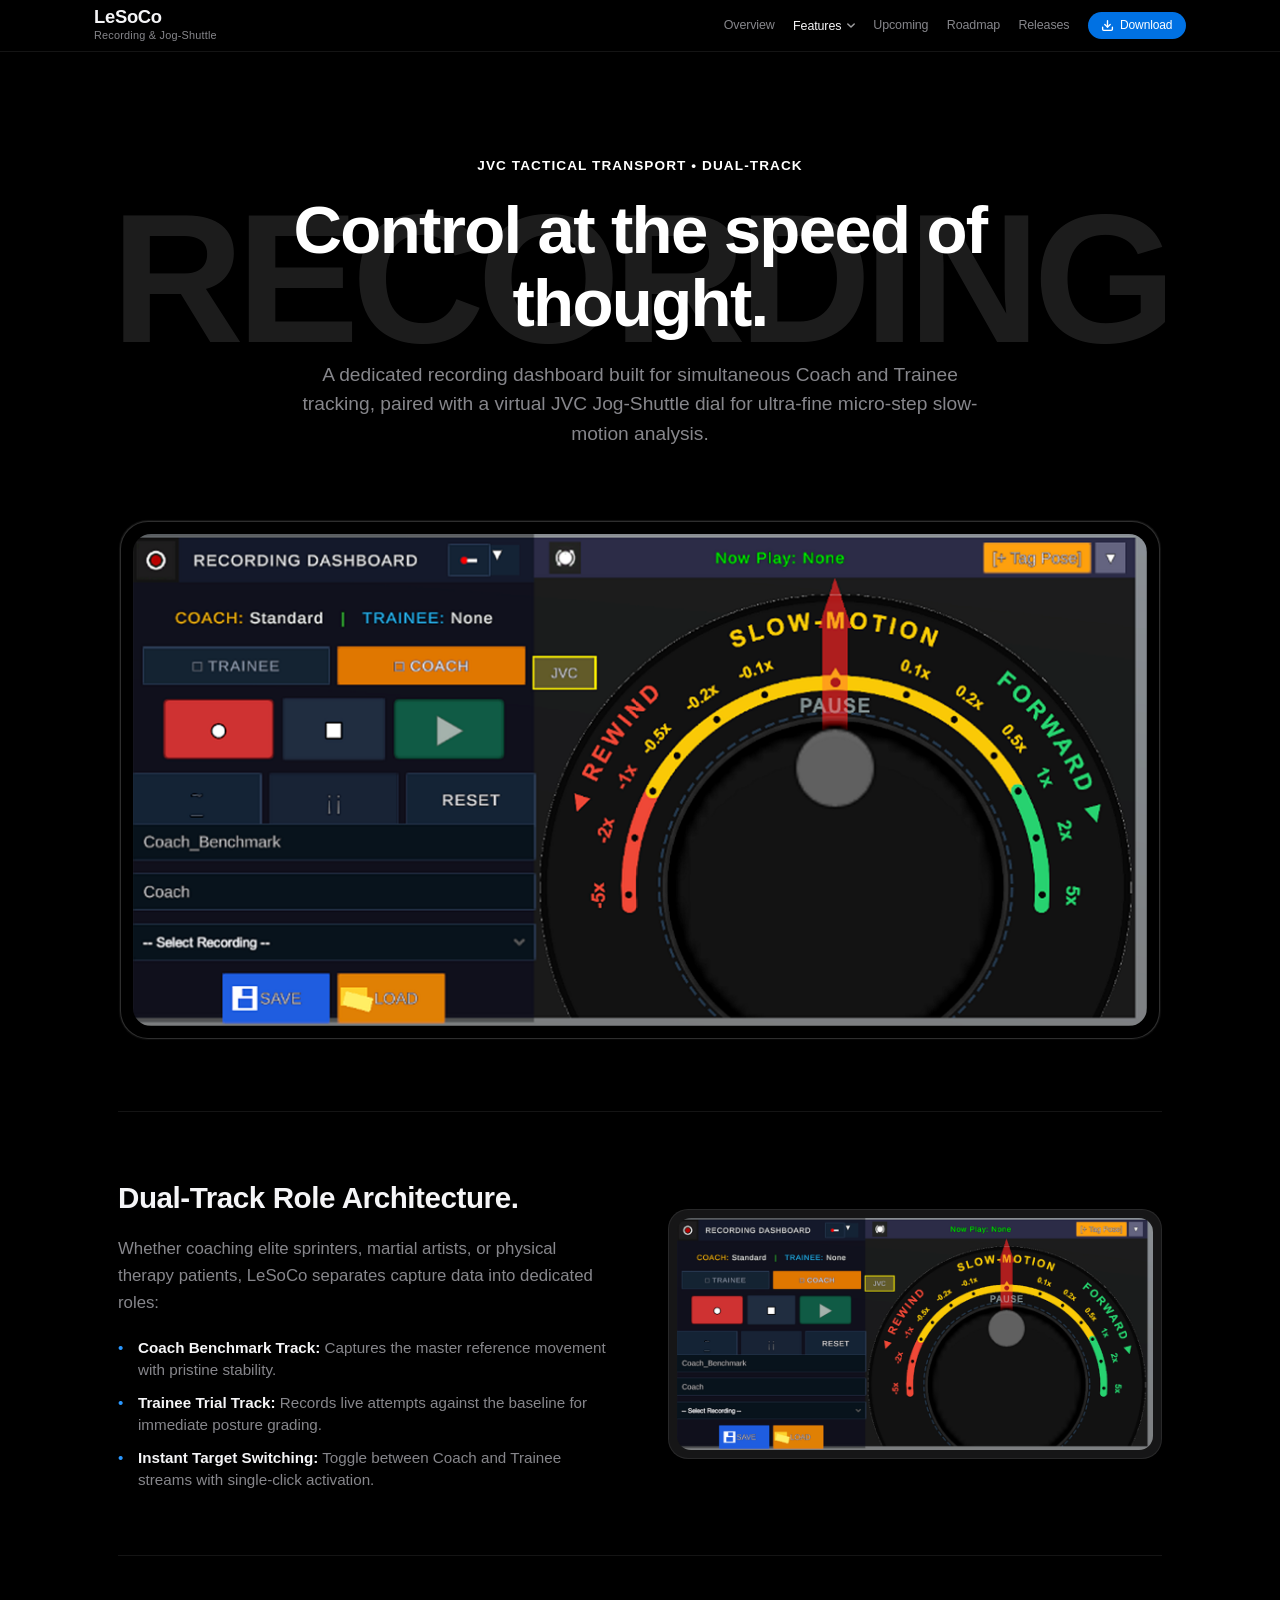
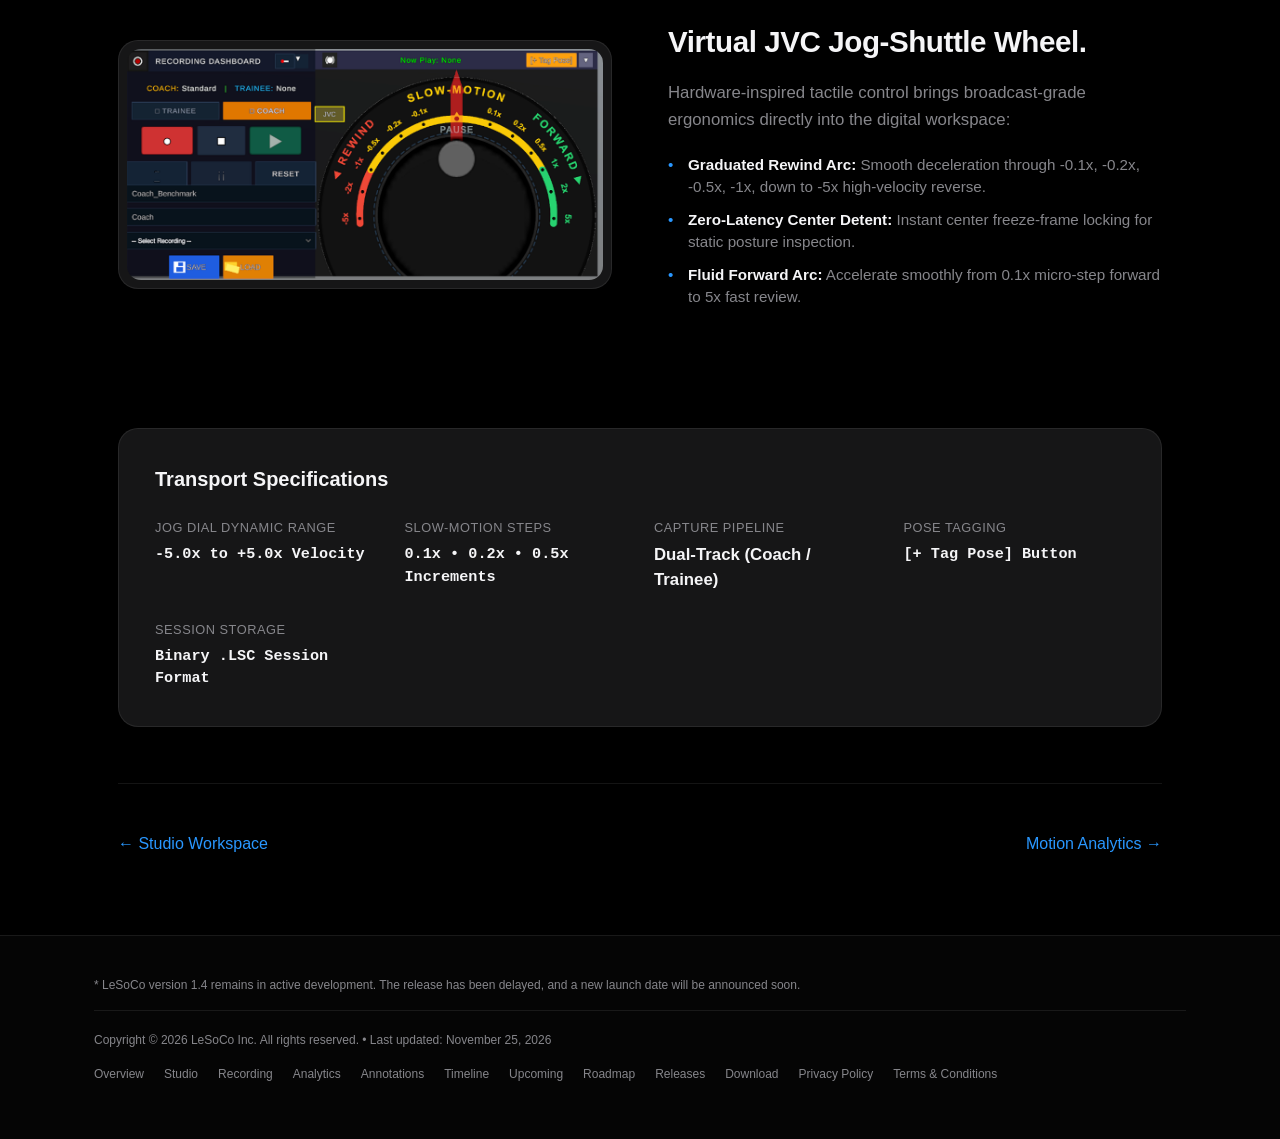
<file: recording.html>
<!DOCTYPE html>
<html lang="en">
<head>
  <meta charset="UTF-8" />
  <meta name="viewport" content="width=device-width, initial-scale=1.0" />
  <title>Recording &amp; Jog-Shuttle — LeSoCo v1.3</title>
  <link rel="icon" href="data:image/svg+xml,<svg xmlns=%22http://www.w3.org/2000/svg%22 viewBox=%220 0 100 100%22><rect width=%22100%22 height=%22100%22 rx=%2222%22 fill=%22%23000000%22/><text x=%2250%22 y=%2266%22 font-family=%22-apple-system,BlinkMacSystemFont,SF Pro Display,sans-serif%22 font-weight=%22700%22 font-size=%2252%22 fill=%22%23ffffff%22 text-anchor=%22middle%22>L</text></svg>">
  <link rel="stylesheet" href="style.css" />
</head>
<body>
    <!-- Apple Sticky Sub-Navigation with Mega Dropdown -->
  <header class="apple-nav">
    <div class="apple-nav-inner">
      <a href="index.html" class="apple-nav-brand">
        <span class="title">LeSoCo</span>
        <span class="subtitle">Recording &amp; Jog-Shuttle</span>
      </a>
      <nav class="apple-nav-menu">
        <a href="index.html">Overview</a>
        <div class="apple-nav-dropdown-item">
          <button class="apple-nav-link-btn active" id="featuresNavBtn" aria-expanded="false" aria-haspopup="true">
            Features
            <svg class="apple-nav-chevron" width="8" height="5" viewBox="0 0 10 6" fill="none" stroke="currentColor" stroke-width="1.8" stroke-linecap="round" stroke-linejoin="round"><path d="m1 1 4 4 4-4"/></svg>
          </button>
        </div>
        <a href="upcoming.html">Upcoming</a>
        <a href="roadmap.html">Roadmap</a>
        <a href="releases.html">Releases</a>
        <a href="https://github.com/sniffuntidypond/LeSoCo.git" target="_blank" rel="noopener noreferrer" class="apple-pill-btn">
          <svg width="13" height="13" viewBox="0 0 24 24" fill="none" stroke="currentColor" stroke-width="2.5" stroke-linecap="round" stroke-linejoin="round"><path d="M21 15v4a2 2 0 0 1-2 2H5a2 2 0 0 1-2-2v-4"/><polyline points="7 10 12 15 17 10"/><line x1="12" y1="15" x2="12" y2="3"/></svg>
          Download
        </a>
      </nav>
    </div>

    <!-- Apple Mega-Menu Dropdown (Matches Picture 1) -->
    <div class="apple-dropdown-menu" id="appleFeaturesDropdown" role="region" aria-label="Features Menu">
      <div class="apple-dropdown-inner">
        <!-- Column 1: Explore Features (Large Typography like Picture 1) -->
        <div class="apple-dropdown-col apple-dropdown-col-main">
          <span class="apple-dropdown-eyebrow">Explore Features</span>
          <ul class="apple-dropdown-list-large">
            <li><a href="studio.html">Studio</a></li>
            <li><a href="recording.html" class="active">Recording</a></li>
            <li><a href="analytics.html">Analytics</a></li>
            <li><a href="annotations.html">Annotations</a></li>
            <li><a href="timeline.html">Timeline</a></li>
          </ul>
          <div class="apple-dropdown-sublinks">
            <a href="upcoming.html">Compare Trainee &amp; Coach</a>
            <a href="upcoming.html">Sony Mocopi 12-IMU Support</a>
          </div>
        </div>

        <!-- Column 2: Roadmap & Releases (Picture 1 Column 2 style) -->
        <div class="apple-dropdown-col">
          <span class="apple-dropdown-eyebrow">Roadmap &amp; Releases</span>
          <ul class="apple-dropdown-list-secondary">
            <li><a href="upcoming.html">Upcoming 1.4</a></li>
            <li><a href="roadmap.html">Living Roadmap</a></li>
            <li><a href="releases.html">Release Notes v1.3</a></li>
            <li><a href="upcoming.html">Dual Split-Screen Mode</a></li>
            <li><a href="upcoming.html">High-Res Humanoid Rigs</a></li>
            <li><a href="roadmap.html">Monograph Roadmap ↗</a></li>
          </ul>
        </div>

        <!-- Column 3: Resources & Support (Picture 1 Column 3 style) -->
        <div class="apple-dropdown-col">
          <span class="apple-dropdown-eyebrow">More from LeSoCo</span>
          <ul class="apple-dropdown-list-secondary">
            <li><a href="https://github.com/sniffuntidypond/LeSoCo.git" target="_blank" rel="noopener noreferrer">Download LeSoCo ↗</a></li>
            <li><a href="https://github.com/sniffuntidypond/LeSoCo.git" target="_blank" rel="noopener noreferrer">GitHub Repository ↗</a></li>
            <li><a href="studio.html">4K Viewport &amp; .LSC Spec</a></li>
            <li><a href="privacy.html">Privacy Policy</a></li>
            <li><a href="terms.html">Terms &amp; Conditions</a></li>
          </ul>
        </div>
      </div>
    </div>
  </header>
  <div class="apple-dropdown-backdrop" id="appleDropdownBackdrop"></div>

  <main>
    <section class="apple-feature-hero">
      <div class="apple-hero-watermark">RECORDING</div>
      <div class="apple-container">
        <span class="apple-eyebrow-white">JVC TACTICAL TRANSPORT &bull; DUAL-TRACK</span>
        <h1 class="apple-feature-headline">Control at the speed of thought.</h1>
        <p class="apple-feature-desc">
          A dedicated recording dashboard built for simultaneous Coach and Trainee tracking, paired with a virtual JVC Jog-Shuttle dial for ultra-fine micro-step slow-motion analysis.
        </p>
      </div>
    </section>

    <section class="apple-container">
      <div class="apple-screen-frame" style="margin: 1rem auto 4.5rem;">
        <div class="apple-screen-inner">
          <img src="images/recording-dashboard.png" alt="Recording Dashboard and JVC Shuttle" />
        </div>
      </div>

    <section class="apple-container">
      <div class="apple-content-row">
        <div class="apple-content-text">
          <h3>Dual-Track Role Architecture.</h3>
          <p>
            Whether coaching elite sprinters, martial artists, or physical therapy patients, LeSoCo separates capture data into dedicated roles:
          </p>
          <ul>
            <li><strong>Coach Benchmark Track:</strong> Captures the master reference movement with pristine stability.</li>
            <li><strong>Trainee Trial Track:</strong> Records live attempts against the baseline for immediate posture grading.</li>
            <li><strong>Instant Target Switching:</strong> Toggle between Coach and Trainee streams with single-click activation.</li>
          </ul>
        </div>
        <div class="apple-content-media">
          <img src="images/recording-dashboard.png" alt="Coach and Trainee selection" />
        </div>
      </div>

      <div class="apple-content-row reversed">
        <div class="apple-content-text">
          <h3>Virtual JVC Jog-Shuttle Wheel.</h3>
          <p>
            Hardware-inspired tactile control brings broadcast-grade ergonomics directly into the digital workspace:
          </p>
          <ul>
            <li><strong>Graduated Rewind Arc:</strong> Smooth deceleration through -0.1x, -0.2x, -0.5x, -1x, down to -5x high-velocity reverse.</li>
            <li><strong>Zero-Latency Center Detent:</strong> Instant center freeze-frame locking for static posture inspection.</li>
            <li><strong>Fluid Forward Arc:</strong> Accelerate smoothly from 0.1x micro-step forward to 5x fast review.</li>
          </ul>
        </div>
        <div class="apple-content-media">
          <img src="images/recording-dashboard.png" alt="JVC Jog Dial closeup" />
        </div>
      </div>

      <div class="apple-specs-table">
        <h2 class="apple-specs-title">Transport Specifications</h2>
        <div class="apple-specs-grid">
          <div class="apple-spec-col">
            <span class="apple-spec-key">Jog Dial Dynamic Range</span>
            <span class="apple-spec-val mono">-5.0x to +5.0x Velocity</span>
          </div>
          <div class="apple-spec-col">
            <span class="apple-spec-key">Slow-Motion Steps</span>
            <span class="apple-spec-val mono">0.1x &bull; 0.2x &bull; 0.5x Increments</span>
          </div>
          <div class="apple-spec-col">
            <span class="apple-spec-key">Capture Pipeline</span>
            <span class="apple-spec-val">Dual-Track (Coach / Trainee)</span>
          </div>
          <div class="apple-spec-col">
            <span class="apple-spec-key">Pose Tagging</span>
            <span class="apple-spec-val mono">[+ Tag Pose] Button</span>
          </div>
          <div class="apple-spec-col">
            <span class="apple-spec-key">Session Storage</span>
            <span class="apple-spec-val mono">Binary .LSC Session Format</span>
          </div>
        </div>
      </div>

      <div class="apple-pagination">
        <a href="studio.html" class="apple-nav-btn">&larr; Studio Workspace</a>
        <a href="analytics.html" class="apple-nav-btn">Motion Analytics &rarr;</a>
      </div>
    </section>
  </main>

  <footer class="apple-footer">
    <div class="apple-container">
      <div class="apple-footer-note">
        * LeSoCo version 1.4 remains in active development. The release has been delayed, and a new launch date will be announced soon.
      </div>
      <div class="apple-footer-bottom">
        <div>Copyright &copy; <span id="year"></span> LeSoCo Inc. All rights reserved. &bull; Last updated: November 25, 2026</div>
        <div class="apple-footer-links">
          <a href="index.html">Overview</a>
          <a href="studio.html">Studio</a>
          <a href="recording.html">Recording</a>
          <a href="analytics.html">Analytics</a>
          <a href="annotations.html">Annotations</a>
          <a href="timeline.html">Timeline</a>
          <a href="upcoming.html">Upcoming</a>
          <a href="roadmap.html">Roadmap</a>
        <a href="releases.html">Releases</a>
          <a href="https://github.com/sniffuntidypond/LeSoCo.git" target="_blank" rel="noopener noreferrer">Download</a>
          <a href="privacy.html">Privacy Policy</a>
          <a href="terms.html">Terms &amp; Conditions</a>
        </div>
      </div>
    </div>
  </footer>

  <script>
    document.getElementById('year').textContent = new Date().getFullYear();
  </script>
  <script src="dropdown.js"></script>
</body>
</html>
</file>
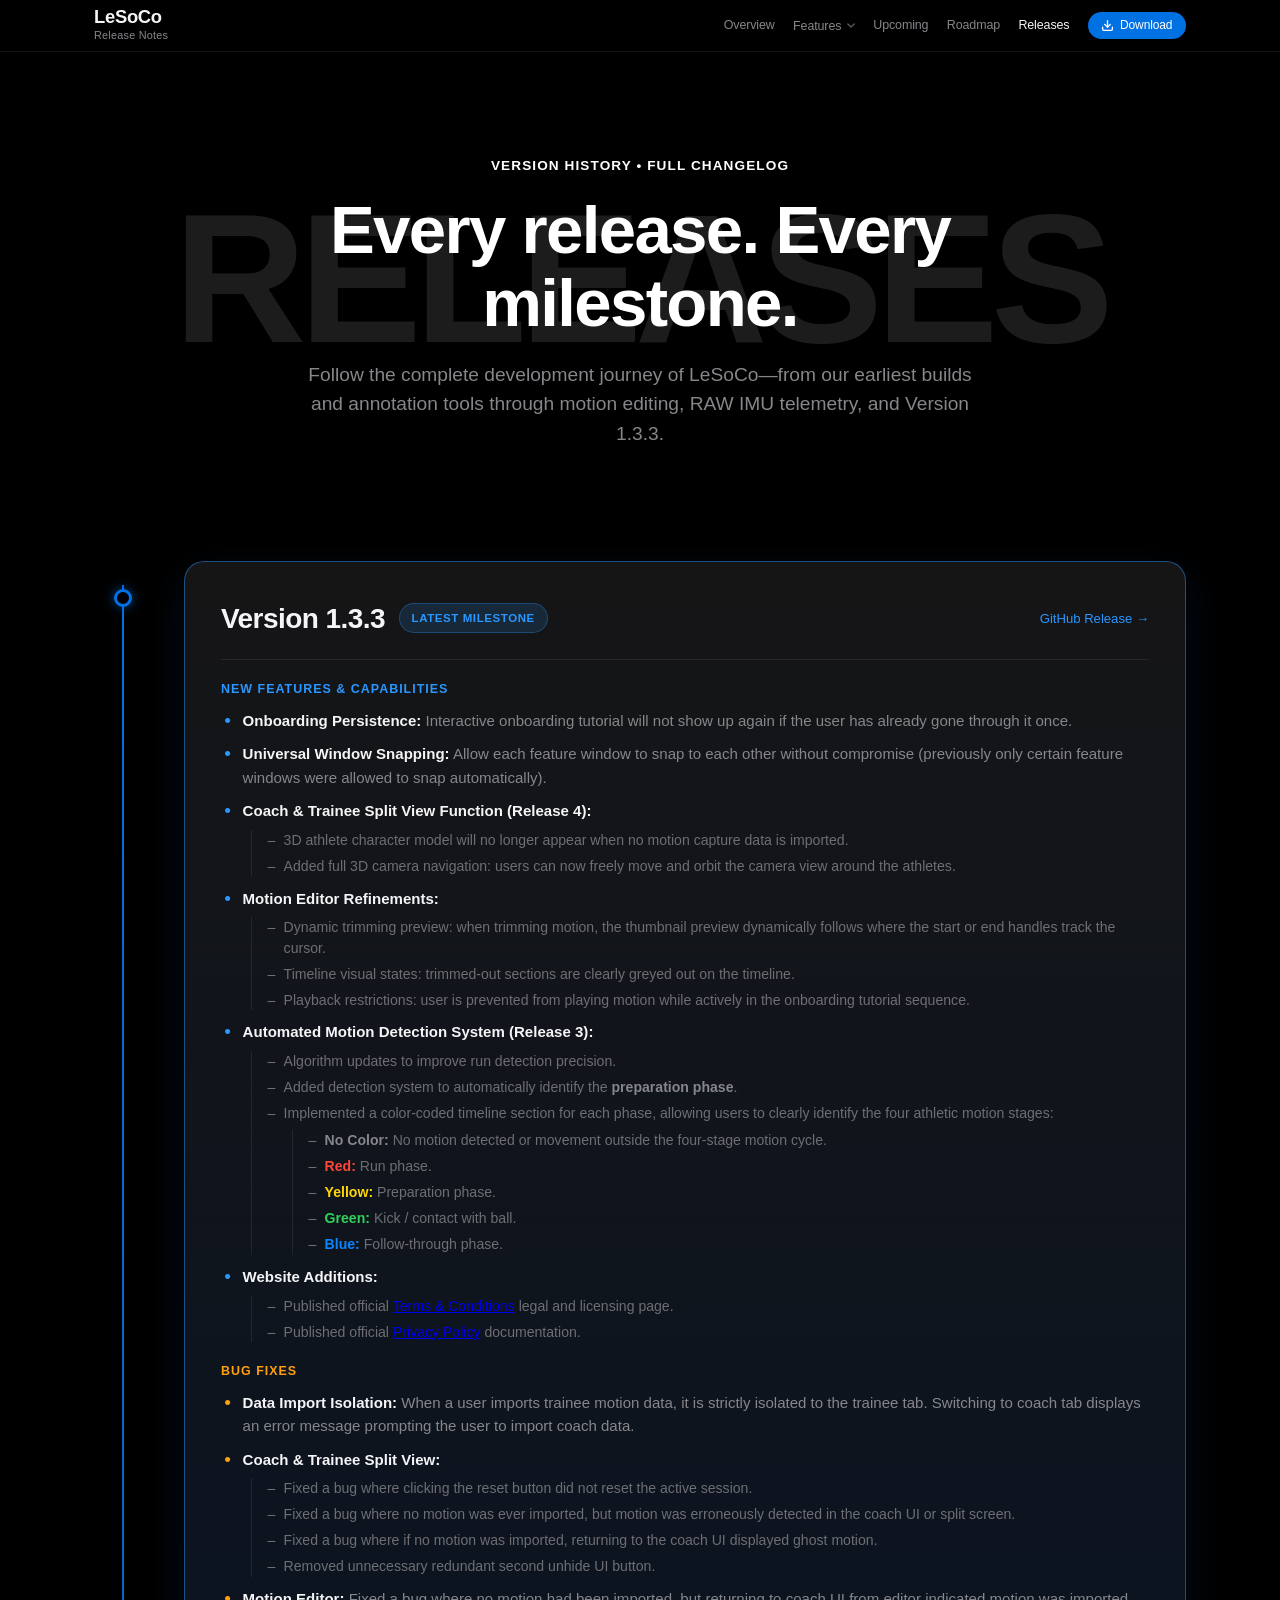
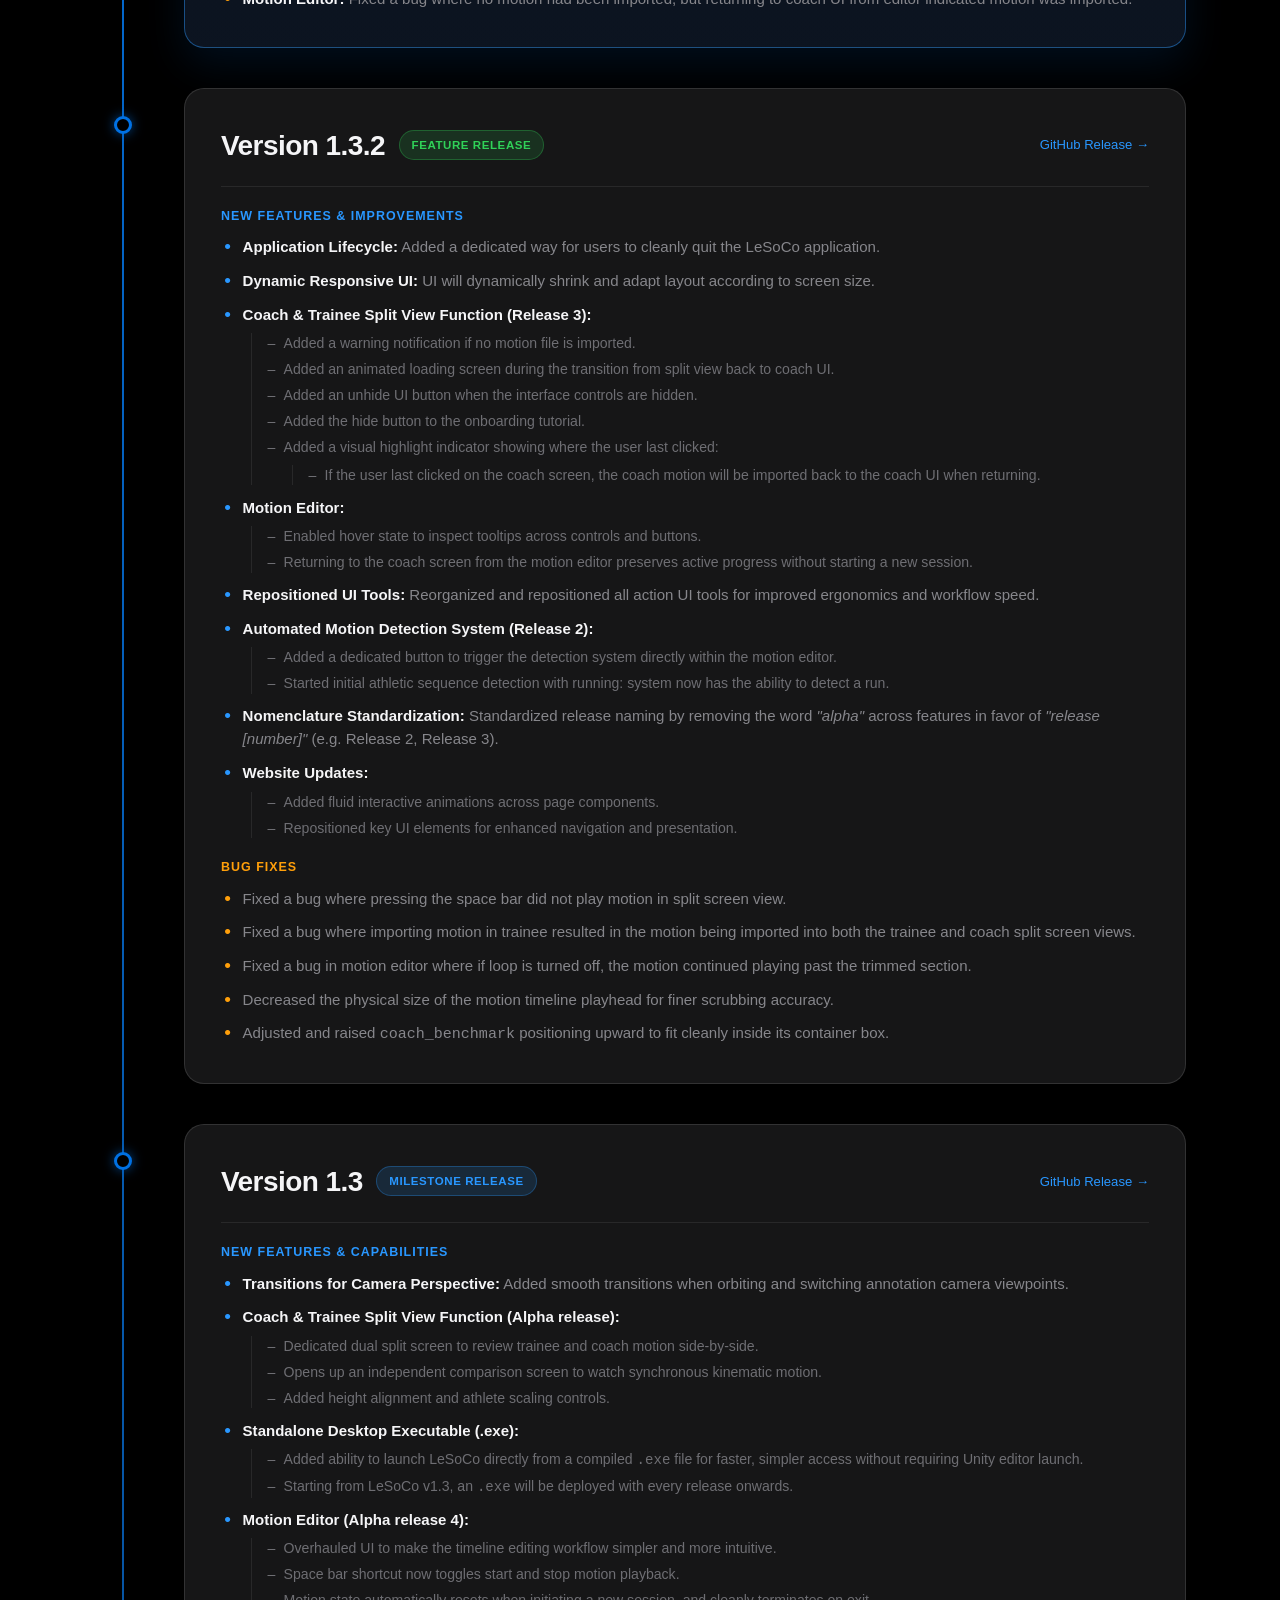
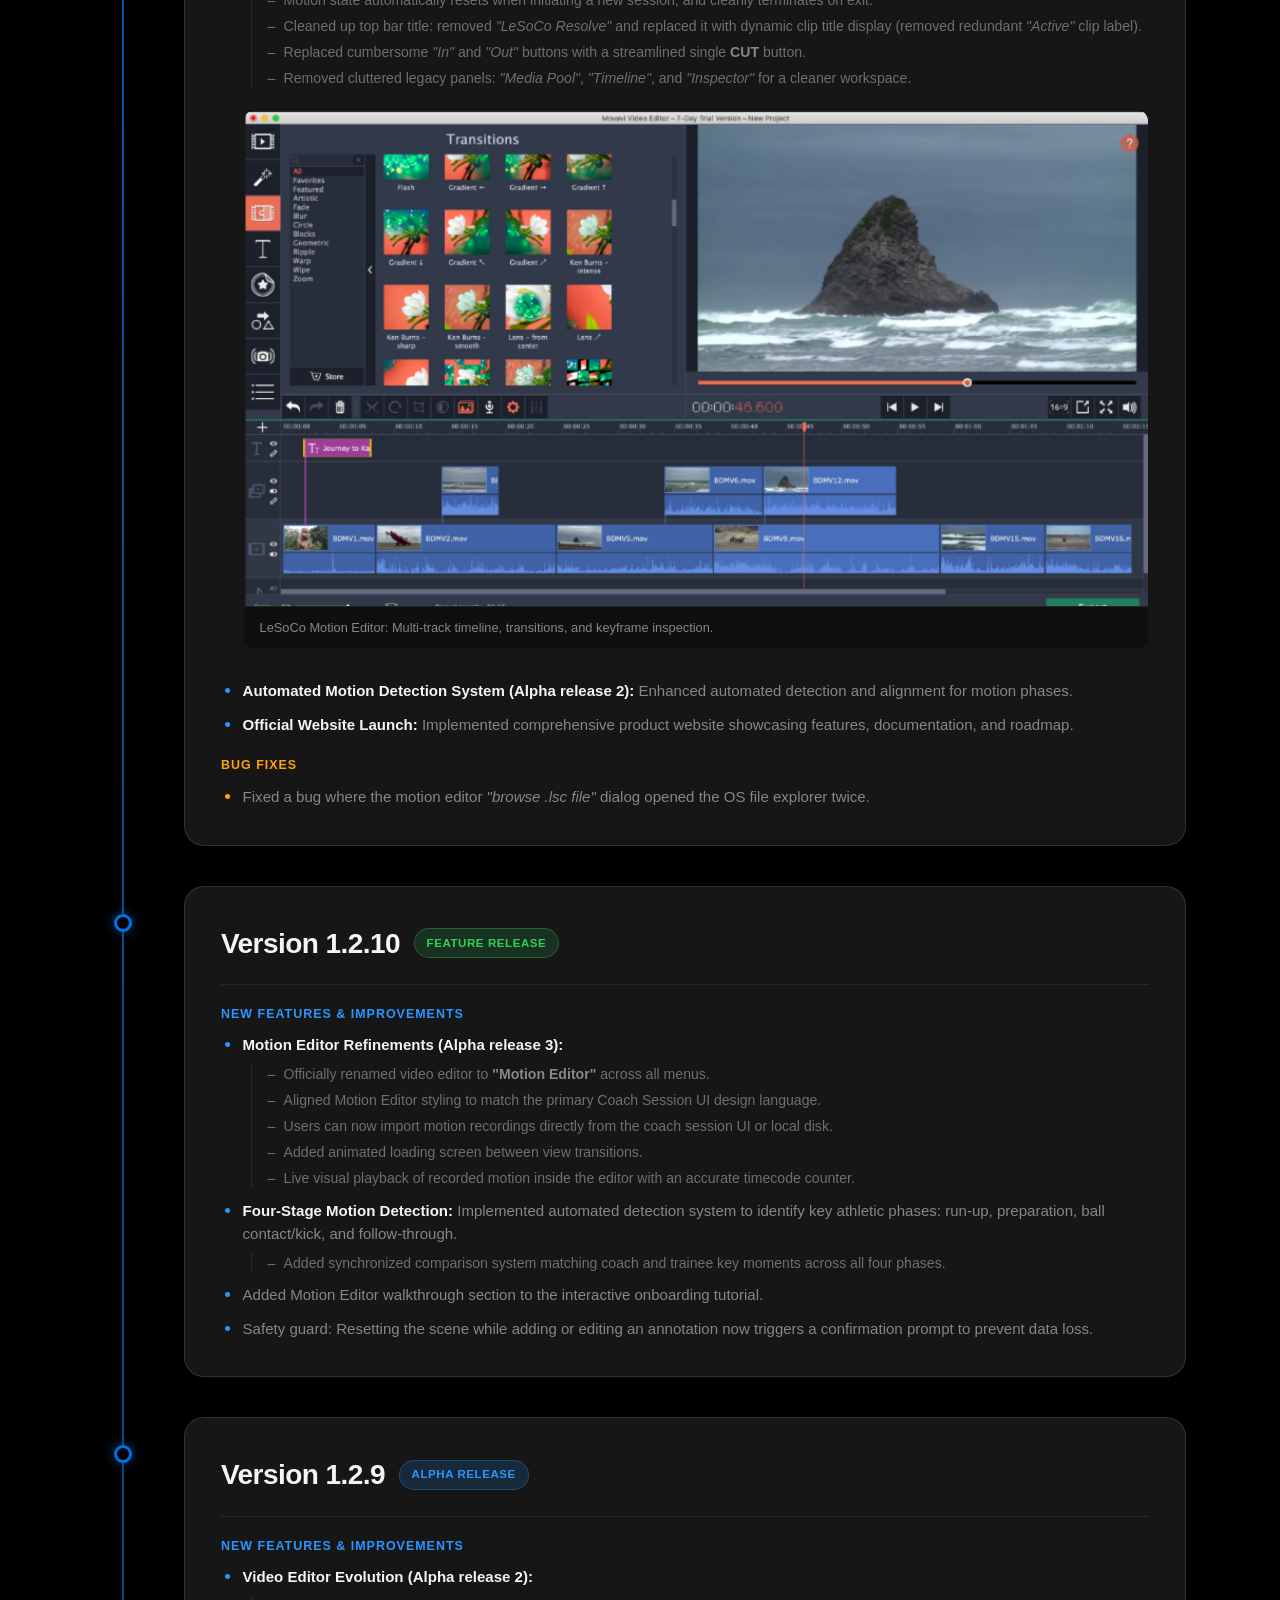
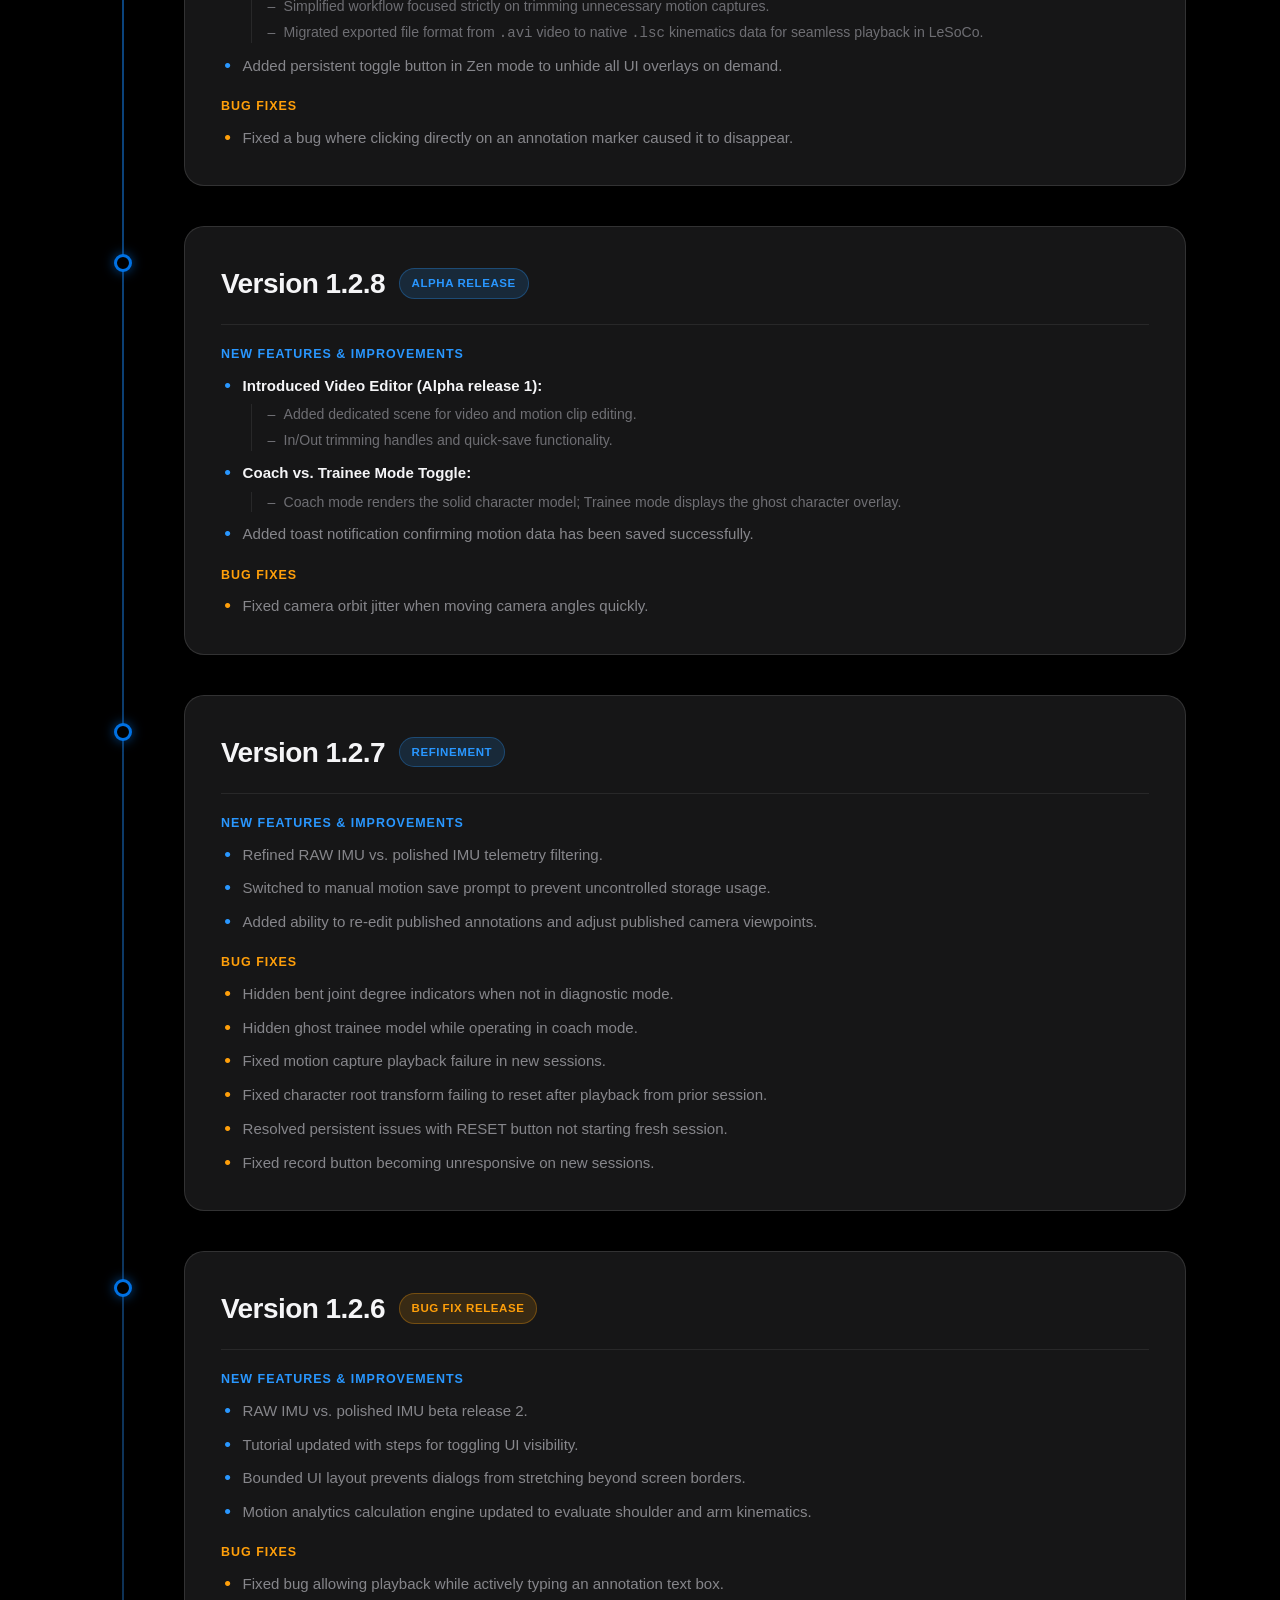
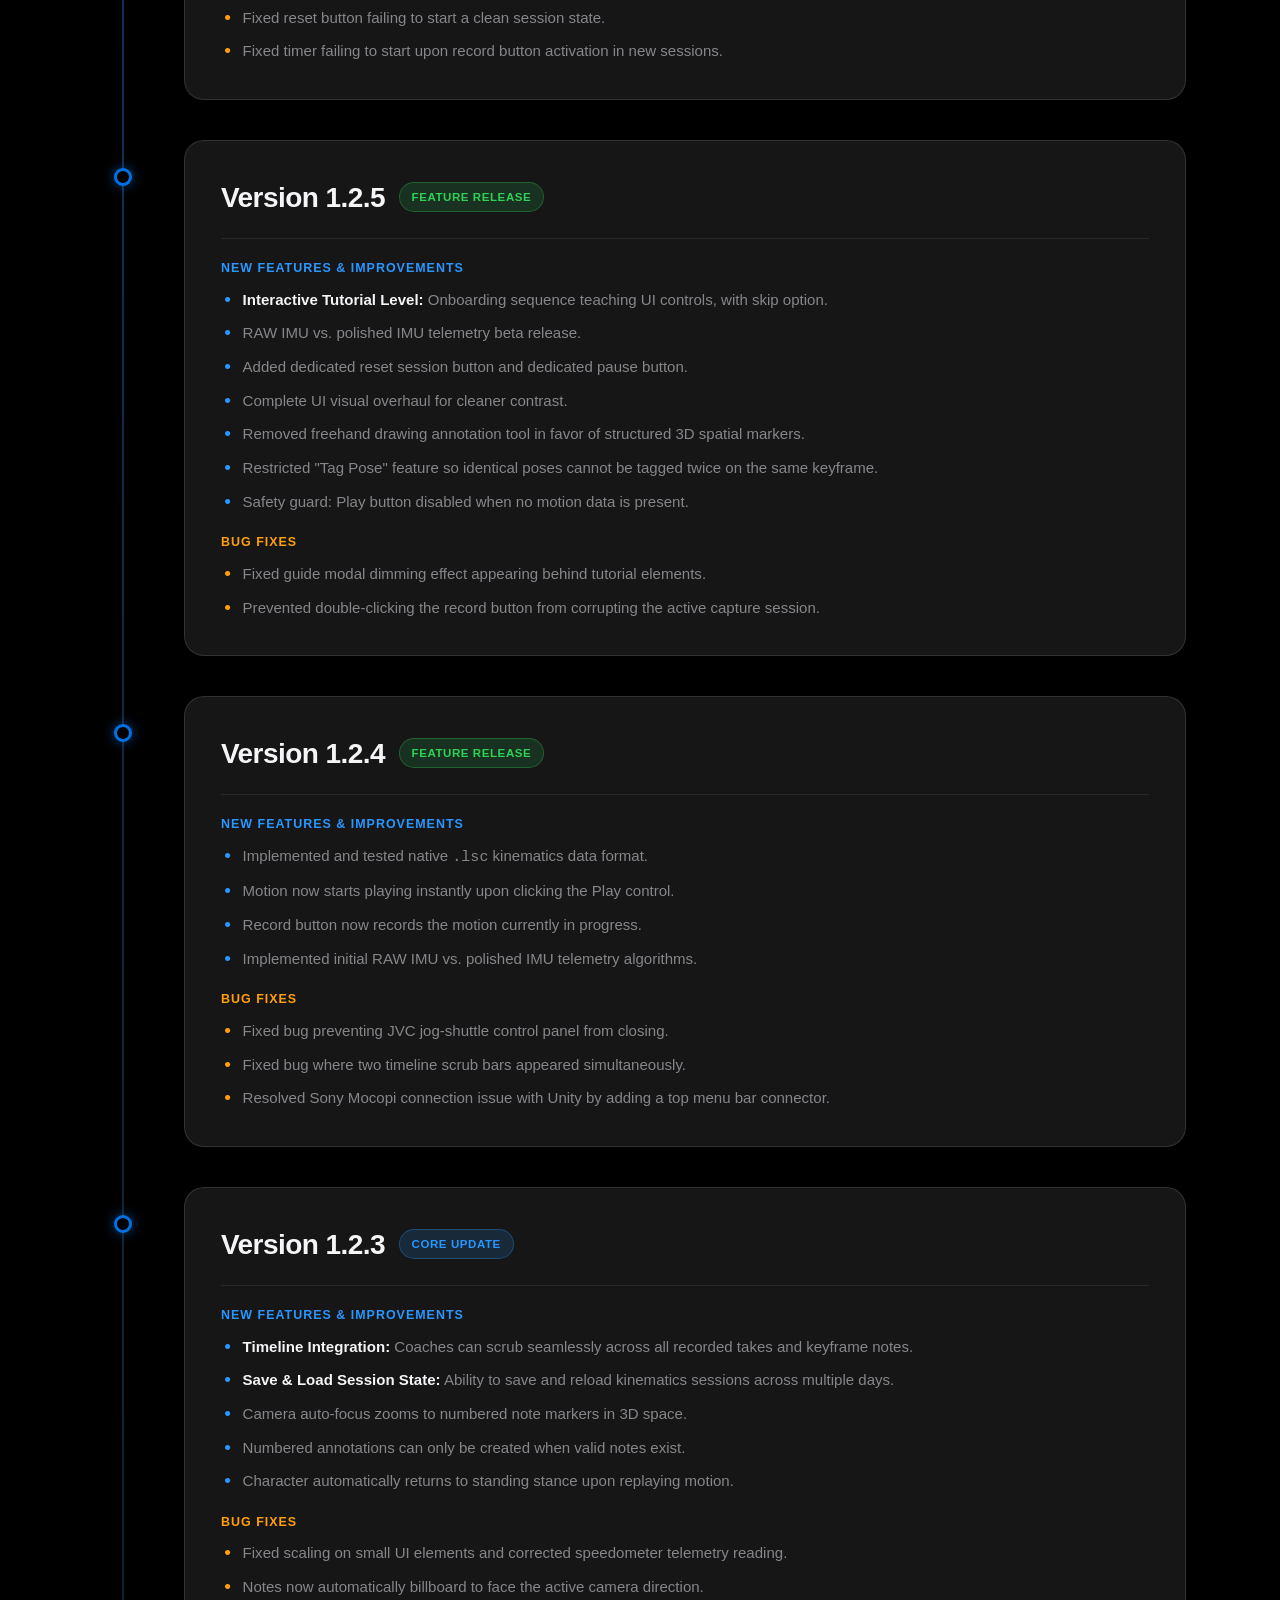
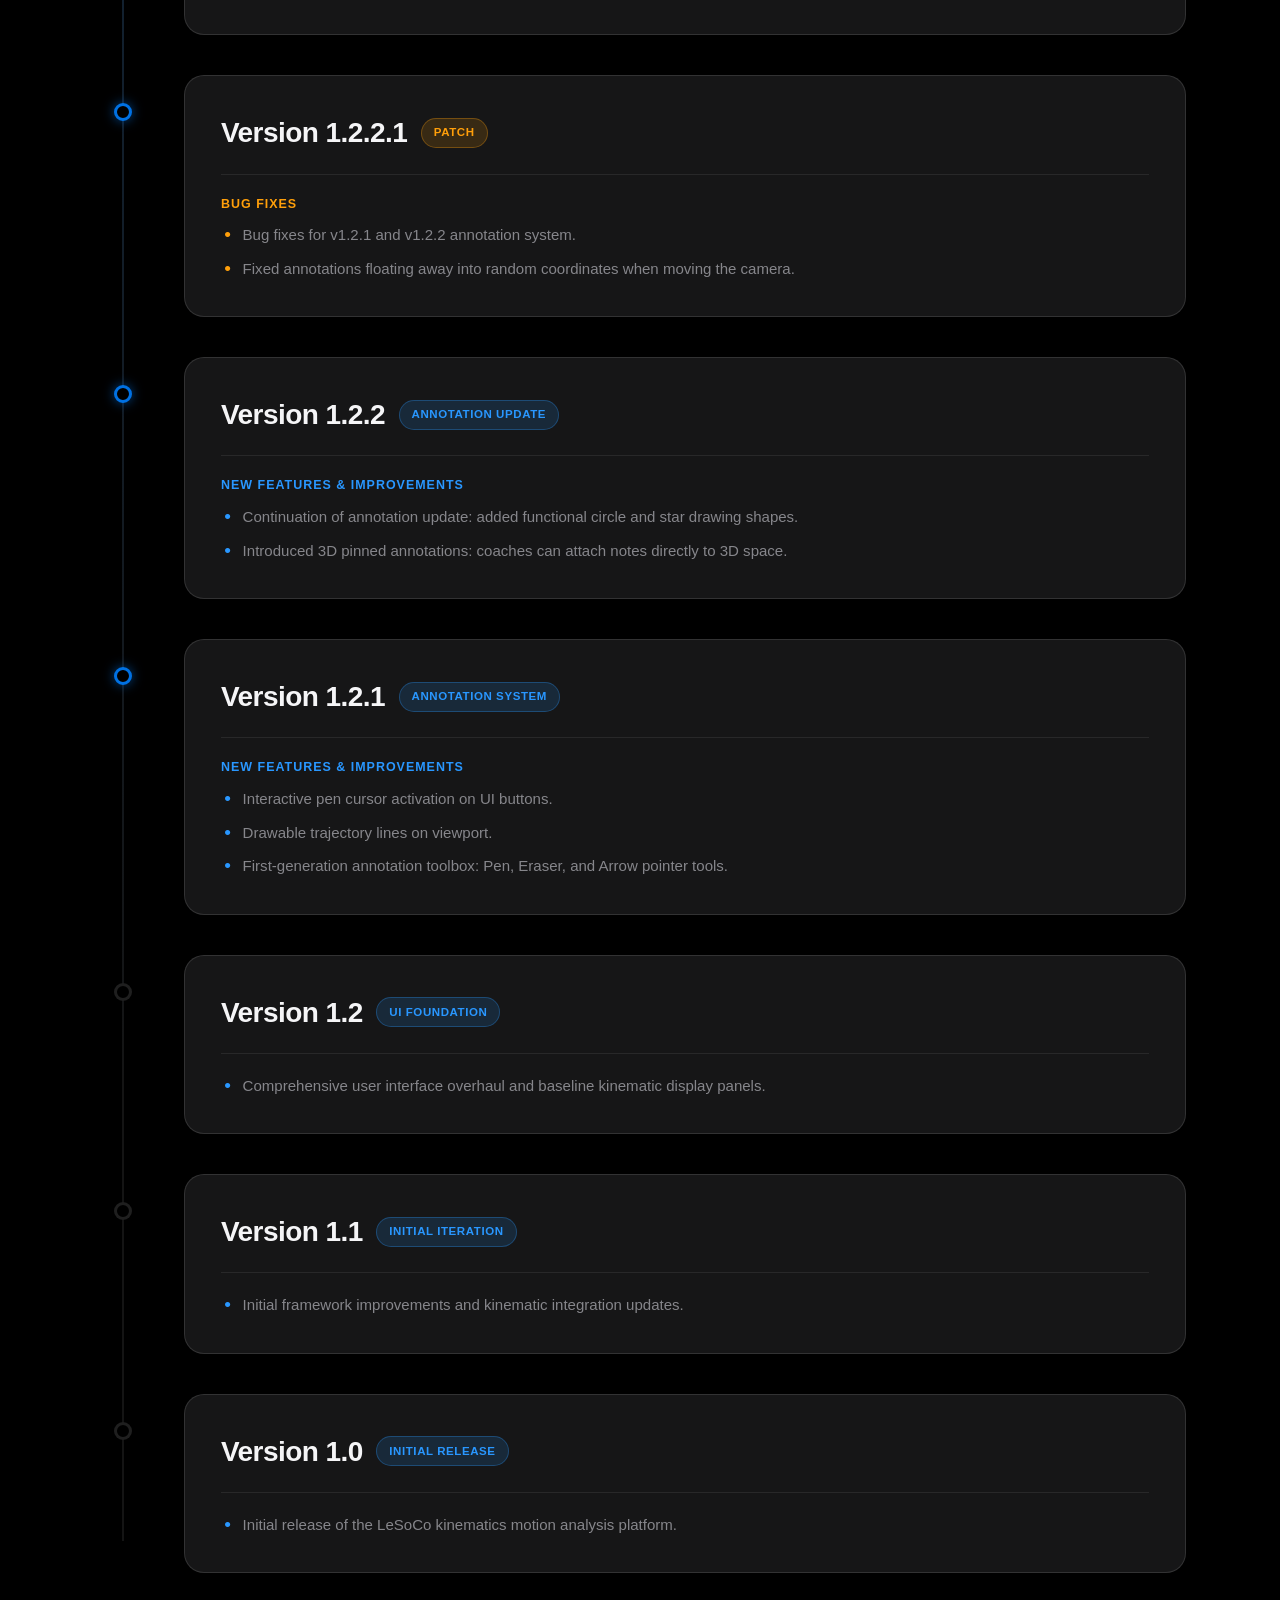
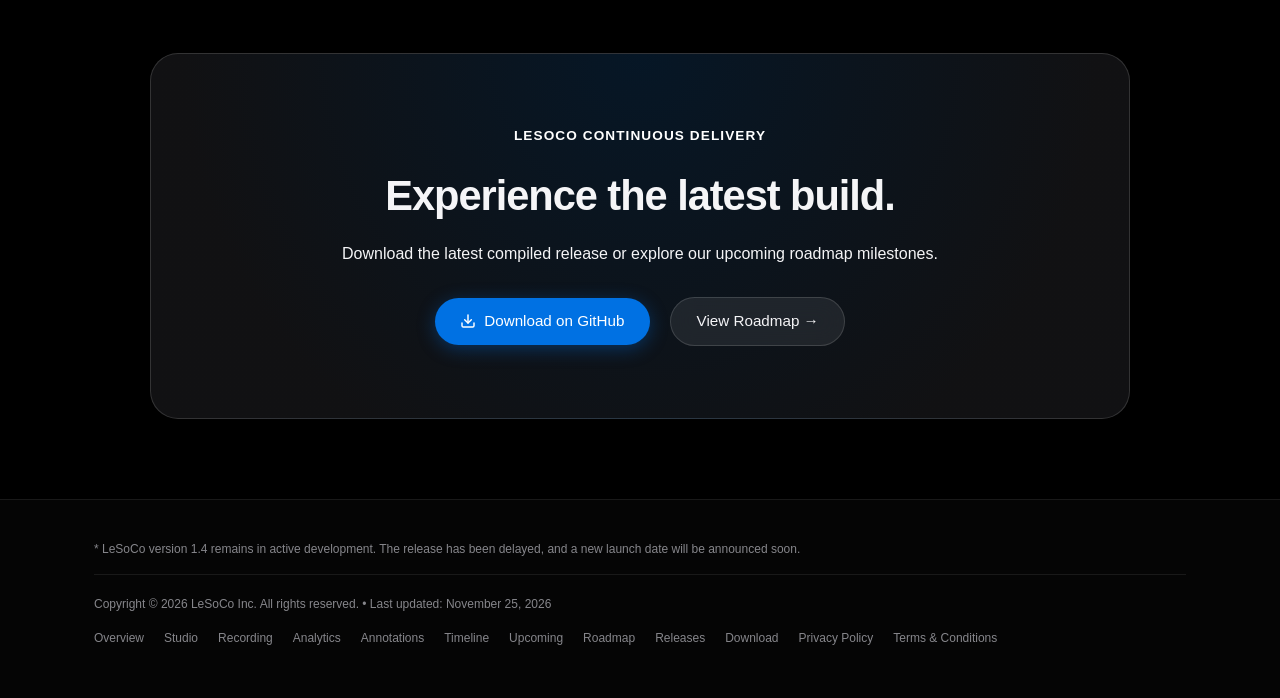
<file: releases.html>
<!DOCTYPE html>
<html lang="en">
<head>
  <meta charset="UTF-8" />
  <meta name="viewport" content="width=device-width, initial-scale=1.0" />
  <title>Releases &amp; Changelog — LeSoCo Kinematics</title>
  <link rel="icon" href="data:image/svg+xml,<svg xmlns=%22http://www.w3.org/2000/svg%22 viewBox=%220 0 100 100%22><rect width=%22100%22 height=%22100%22 rx=%2222%22 fill=%22%23000000%22/><text x=%2250%22 y=%2266%22 font-family=%22-apple-system,BlinkMacSystemFont,SF Pro Display,sans-serif%22 font-weight=%22700%22 font-size=%2252%22 fill=%22%23ffffff%22 text-anchor=%22middle%22>L</text></svg>">
  <link rel="stylesheet" href="style.css" />
</head>
<body>
    <!-- Apple Sticky Sub-Navigation with Mega Dropdown -->
  <header class="apple-nav">
    <div class="apple-nav-inner">
      <a href="index.html" class="apple-nav-brand">
        <span class="title">LeSoCo</span>
        <span class="subtitle">Release Notes</span>
      </a>
      <nav class="apple-nav-menu">
        <a href="index.html">Overview</a>
        <div class="apple-nav-dropdown-item">
          <button class="apple-nav-link-btn" id="featuresNavBtn" aria-expanded="false" aria-haspopup="true">
            Features
            <svg class="apple-nav-chevron" width="8" height="5" viewBox="0 0 10 6" fill="none" stroke="currentColor" stroke-width="1.8" stroke-linecap="round" stroke-linejoin="round"><path d="m1 1 4 4 4-4"/></svg>
          </button>
        </div>
        <a href="upcoming.html">Upcoming</a>
        <a href="roadmap.html">Roadmap</a>
        <a href="releases.html" class="active">Releases</a>
        <a href="https://github.com/sniffuntidypond/LeSoCo.git" target="_blank" rel="noopener noreferrer" class="apple-pill-btn">
          <svg width="13" height="13" viewBox="0 0 24 24" fill="none" stroke="currentColor" stroke-width="2.5" stroke-linecap="round" stroke-linejoin="round"><path d="M21 15v4a2 2 0 0 1-2 2H5a2 2 0 0 1-2-2v-4"/><polyline points="7 10 12 15 17 10"/><line x1="12" y1="15" x2="12" y2="3"/></svg>
          Download
        </a>
      </nav>
    </div>

    <!-- Apple Mega-Menu Dropdown (Matches Picture 1) -->
    <div class="apple-dropdown-menu" id="appleFeaturesDropdown" role="region" aria-label="Features Menu">
      <div class="apple-dropdown-inner">
        <!-- Column 1: Explore Features (Large Typography like Picture 1) -->
        <div class="apple-dropdown-col apple-dropdown-col-main">
          <span class="apple-dropdown-eyebrow">Explore Features</span>
          <ul class="apple-dropdown-list-large">
            <li><a href="studio.html">Studio</a></li>
            <li><a href="recording.html">Recording</a></li>
            <li><a href="analytics.html">Analytics</a></li>
            <li><a href="annotations.html">Annotations</a></li>
            <li><a href="timeline.html">Timeline</a></li>
          </ul>
          <div class="apple-dropdown-sublinks">
            <a href="upcoming.html">Compare Trainee &amp; Coach</a>
            <a href="upcoming.html">Sony Mocopi 12-IMU Support</a>
          </div>
        </div>

        <!-- Column 2: Roadmap & Releases (Picture 1 Column 2 style) -->
        <div class="apple-dropdown-col">
          <span class="apple-dropdown-eyebrow">Roadmap &amp; Releases</span>
          <ul class="apple-dropdown-list-secondary">
            <li><a href="upcoming.html">Upcoming 1.4</a></li>
            <li><a href="roadmap.html">Living Roadmap</a></li>
            <li><a href="releases.html" class="active">Release Notes v1.3</a></li>
            <li><a href="upcoming.html">Dual Split-Screen Mode</a></li>
            <li><a href="upcoming.html">High-Res Humanoid Rigs</a></li>
            <li><a href="roadmap.html">Monograph Roadmap ↗</a></li>
          </ul>
        </div>

        <!-- Column 3: Resources & Support (Picture 1 Column 3 style) -->
        <div class="apple-dropdown-col">
          <span class="apple-dropdown-eyebrow">More from LeSoCo</span>
          <ul class="apple-dropdown-list-secondary">
            <li><a href="https://github.com/sniffuntidypond/LeSoCo.git" target="_blank" rel="noopener noreferrer">Download LeSoCo ↗</a></li>
            <li><a href="https://github.com/sniffuntidypond/LeSoCo.git" target="_blank" rel="noopener noreferrer">GitHub Repository ↗</a></li>
            <li><a href="studio.html">4K Viewport &amp; .LSC Spec</a></li>
            <li><a href="privacy.html">Privacy Policy</a></li>
            <li><a href="terms.html">Terms &amp; Conditions</a></li>
          </ul>
        </div>
      </div>
    </div>
  </header>
  <div class="apple-dropdown-backdrop" id="appleDropdownBackdrop"></div>

  <main>
    <!-- Watermark Hero Section -->
    <section class="apple-feature-hero">
      <div class="apple-hero-watermark">RELEASES</div>
      <div class="apple-container">
        <span class="apple-eyebrow-white">VERSION HISTORY &bull; FULL CHANGELOG</span>
        <h1 class="apple-feature-headline">Every release. Every milestone.</h1>
        <p class="apple-feature-desc">
          Follow the complete development journey of LeSoCo—from our earliest builds and annotation tools through motion editing, RAW IMU telemetry, and Version 1.3.3.
        </p>
      </div>
    </section>

    <!-- Changelog Timeline Section -->
    <section class="apple-container">
      <div class="releases-timeline">

        <!-- ================= Version 1.3.3 ================= -->
        <article class="release-entry">
          <div class="release-marker">
            <div class="release-dot"></div>
          </div>
          <div class="release-card latest">
            <div class="release-header">
              <div class="release-meta">
                <h2 class="release-version">Version 1.3.3</h2>
                <span class="release-tag">Latest Milestone</span>
              </div>
              <a href="https://github.com/sniffuntidypond/LeSoCo.git" target="_blank" rel="noopener noreferrer" class="release-download-link">
                GitHub Release &rarr;
              </a>
            </div>

            <div class="release-section-title features">New Features &amp; Capabilities</div>
            <ul class="release-list">
              <li>
                <strong>Onboarding Persistence:</strong> Interactive onboarding tutorial will not show up again if the user has already gone through it once.
              </li>
              <li>
                <strong>Universal Window Snapping:</strong> Allow each feature window to snap to each other without compromise (previously only certain feature windows were allowed to snap automatically).
              </li>
              <li>
                <strong>Coach &amp; Trainee Split View Function (Release 4):</strong>
                <ul class="release-nested-list">
                  <li>3D athlete character model will no longer appear when no motion capture data is imported.</li>
                  <li>Added full 3D camera navigation: users can now freely move and orbit the camera view around the athletes.</li>
                </ul>
              </li>
              <li>
                <strong>Motion Editor Refinements:</strong>
                <ul class="release-nested-list">
                  <li>Dynamic trimming preview: when trimming motion, the thumbnail preview dynamically follows where the start or end handles track the cursor.</li>
                  <li>Timeline visual states: trimmed-out sections are clearly greyed out on the timeline.</li>
                  <li>Playback restrictions: user is prevented from playing motion while actively in the onboarding tutorial sequence.</li>
                </ul>
              </li>
              <li>
                <strong>Automated Motion Detection System (Release 3):</strong>
                <ul class="release-nested-list">
                  <li>Algorithm updates to improve run detection precision.</li>
                  <li>Added detection system to automatically identify the <strong>preparation phase</strong>.</li>
                  <li>
                    Implemented a color-coded timeline section for each phase, allowing users to clearly identify the four athletic motion stages:
                    <ul class="release-nested-list">
                      <li><strong>No Color:</strong> No motion detected or movement outside the four-stage motion cycle.</li>
                      <li><strong style="color: #ff453a;">Red:</strong> Run phase.</li>
                      <li><strong style="color: #ffd60a;">Yellow:</strong> Preparation phase.</li>
                      <li><strong style="color: #30d158;">Green:</strong> Kick / contact with ball.</li>
                      <li><strong style="color: #0a84ff;">Blue:</strong> Follow-through phase.</li>
                    </ul>
                  </li>
                </ul>
              </li>
              <li>
                <strong>Website Additions:</strong>
                <ul class="release-nested-list">
                  <li>Published official <a href="terms.html">Terms &amp; Conditions</a> legal and licensing page.</li>
                  <li>Published official <a href="privacy.html">Privacy Policy</a> documentation.</li>
                </ul>
              </li>
            </ul>

            <div class="release-section-title fixes">Bug Fixes</div>
            <ul class="release-list fixes">
              <li>
                <strong>Data Import Isolation:</strong> When a user imports trainee motion data, it is strictly isolated to the trainee tab. Switching to coach tab displays an error message prompting the user to import coach data.
              </li>
              <li>
                <strong>Coach &amp; Trainee Split View:</strong>
                <ul class="release-nested-list">
                  <li>Fixed a bug where clicking the reset button did not reset the active session.</li>
                  <li>Fixed a bug where no motion was ever imported, but motion was erroneously detected in the coach UI or split screen.</li>
                  <li>Fixed a bug where if no motion was imported, returning to the coach UI displayed ghost motion.</li>
                  <li>Removed unnecessary redundant second unhide UI button.</li>
                </ul>
              </li>
              <li>
                <strong>Motion Editor:</strong> Fixed a bug where no motion had been imported, but returning to coach UI from editor indicated motion was imported.
              </li>
            </ul>
        </article>

        <!-- ================= Version 1.3.2 ================= -->
        <article class="release-entry">
          <div class="release-marker">
            <div class="release-dot"></div>
          </div>
          <div class="release-card">
            <div class="release-header">
              <div class="release-meta">
                <h2 class="release-version">Version 1.3.2</h2>
                <span class="release-tag feature">Feature Release</span>
              </div>
              <a href="https://github.com/sniffuntidypond/LeSoCo.git" target="_blank" rel="noopener noreferrer" class="release-download-link">
                GitHub Release &rarr;
              </a>
            </div>

            <div class="release-section-title features">New Features &amp; Improvements</div>
            <ul class="release-list">
              <li>
                <strong>Application Lifecycle:</strong> Added a dedicated way for users to cleanly quit the LeSoCo application.
              </li>
              <li>
                <strong>Dynamic Responsive UI:</strong> UI will dynamically shrink and adapt layout according to screen size.
              </li>
              <li>
                <strong>Coach &amp; Trainee Split View Function (Release 3):</strong>
                <ul class="release-nested-list">
                  <li>Added a warning notification if no motion file is imported.</li>
                  <li>Added an animated loading screen during the transition from split view back to coach UI.</li>
                  <li>Added an unhide UI button when the interface controls are hidden.</li>
                  <li>Added the hide button to the onboarding tutorial.</li>
                  <li>
                    Added a visual highlight indicator showing where the user last clicked:
                    <ul class="release-nested-list">
                      <li>If the user last clicked on the coach screen, the coach motion will be imported back to the coach UI when returning.</li>
                    </ul>
                  </li>
                </ul>
              </li>
              <li>
                <strong>Motion Editor:</strong>
                <ul class="release-nested-list">
                  <li>Enabled hover state to inspect tooltips across controls and buttons.</li>
                  <li>Returning to the coach screen from the motion editor preserves active progress without starting a new session.</li>
                </ul>
              </li>
              <li>
                <strong>Repositioned UI Tools:</strong>
                Reorganized and repositioned all action UI tools for improved ergonomics and workflow speed.
              </li>
              <li>
                <strong>Automated Motion Detection System (Release 2):</strong>
                <ul class="release-nested-list">
                  <li>Added a dedicated button to trigger the detection system directly within the motion editor.</li>
                  <li>Started initial athletic sequence detection with running: system now has the ability to detect a run.</li>
                </ul>
              </li>
              <li>
                <strong>Nomenclature Standardization:</strong> Standardized release naming by removing the word <em>"alpha"</em> across features in favor of <em>"release [number]"</em> (e.g. Release 2, Release 3).
              </li>
              <li>
                <strong>Website Updates:</strong>
                <ul class="release-nested-list">
                  <li>Added fluid interactive animations across page components.</li>
                  <li>Repositioned key UI elements for enhanced navigation and presentation.</li>
                </ul>
              </li>
            </ul>

            <div class="release-section-title fixes">Bug Fixes</div>
            <ul class="release-list fixes">
              <li>Fixed a bug where pressing the space bar did not play motion in split screen view.</li>
              <li>Fixed a bug where importing motion in trainee resulted in the motion being imported into both the trainee and coach split screen views.</li>
              <li>Fixed a bug in motion editor where if loop is turned off, the motion continued playing past the trimmed section.</li>
              <li>Decreased the physical size of the motion timeline playhead for finer scrubbing accuracy.</li>
              <li>Adjusted and raised <code>coach_benchmark</code> positioning upward to fit cleanly inside its container box.</li>
            </ul>
        </article>

        <!-- ================= Version 1.3 ================= -->
        <article class="release-entry">
          <div class="release-marker">
            <div class="release-dot"></div>
          </div>
          <div class="release-card">
            <div class="release-header">
              <div class="release-meta">
                <h2 class="release-version">Version 1.3</h2>
                <span class="release-tag">Milestone Release</span>
              </div>
              <a href="https://github.com/sniffuntidypond/LeSoCo.git" target="_blank" rel="noopener noreferrer" class="release-download-link">
                GitHub Release &rarr;
              </a>
            </div>

            <div class="release-section-title features">New Features &amp; Capabilities</div>
            <ul class="release-list">
              <li>
                <strong>Transitions for Camera Perspective:</strong> Added smooth transitions when orbiting and switching annotation camera viewpoints.
              </li>
              <li>
                <strong>Coach &amp; Trainee Split View Function (Alpha release):</strong>
                <ul class="release-nested-list">
                  <li>Dedicated dual split screen to review trainee and coach motion side-by-side.</li>
                  <li>Opens up an independent comparison screen to watch synchronous kinematic motion.</li>
                  <li>Added height alignment and athlete scaling controls.</li>
                </ul>
              </li>
              <li>
                <strong>Standalone Desktop Executable (.exe):</strong>
                <ul class="release-nested-list">
                  <li>Added ability to launch LeSoCo directly from a compiled <code>.exe</code> file for faster, simpler access without requiring Unity editor launch.</li>
                  <li>Starting from LeSoCo v1.3, an <code>.exe</code> will be deployed with every release onwards.</li>
                </ul>
              </li>
              <li>
                <strong>Motion Editor (Alpha release 4):</strong>
                <ul class="release-nested-list">
                  <li>Overhauled UI to make the timeline editing workflow simpler and more intuitive.</li>
                  <li>Space bar shortcut now toggles start and stop motion playback.</li>
                  <li>Motion state automatically resets when initiating a new session, and cleanly terminates on exit.</li>
                  <li>
                    Cleaned up top bar title: removed <em>"LeSoCo Resolve"</em> and replaced it with dynamic clip title display (removed redundant <em>"Active"</em> clip label).
                  </li>
                  <li>Replaced cumbersome <em>"In"</em> and <em>"Out"</em> buttons with a streamlined single <strong>CUT</strong> button.</li>
                  <li>Removed cluttered legacy panels: <em>"Media Pool"</em>, <em>"Timeline"</em>, and <em>"Inspector"</em> for a cleaner workspace.</li>
                </ul>
                <div class="release-media-preview">
                  <img src="images/v1-3-video-editor-timeline.png" alt="LeSoCo Motion Editor Interface Preview" />
                  <div class="release-media-caption">LeSoCo Motion Editor: Multi-track timeline, transitions, and keyframe inspection.</div>
                </div>
              </li>
              <li>
                <strong>Automated Motion Detection System (Alpha release 2):</strong> Enhanced automated detection and alignment for motion phases.
              </li>
              <li>
                <strong>Official Website Launch:</strong> Implemented comprehensive product website showcasing features, documentation, and roadmap.
              </li>
            </ul>

            <div class="release-section-title fixes">Bug Fixes</div>
            <ul class="release-list fixes">
              <li>Fixed a bug where the motion editor <em>"browse .lsc file"</em> dialog opened the OS file explorer twice.</li>
            </ul>
          </div>
        </article>

        <!-- ================= Version 1.2.10 ================= -->
        <article class="release-entry">
          <div class="release-marker">
            <div class="release-dot"></div>
          </div>
          <div class="release-card">
            <div class="release-header">
              <div class="release-meta">
                <h2 class="release-version">Version 1.2.10</h2>
                <span class="release-tag feature">Feature Release</span>
              </div>
            </div>

            <div class="release-section-title features">New Features &amp; Improvements</div>
            <ul class="release-list">
              <li>
                <strong>Motion Editor Refinements (Alpha release 3):</strong>
                <ul class="release-nested-list">
                  <li>Officially renamed video editor to <strong>"Motion Editor"</strong> across all menus.</li>
                  <li>Aligned Motion Editor styling to match the primary Coach Session UI design language.</li>
                  <li>Users can now import motion recordings directly from the coach session UI or local disk.</li>
                  <li>Added animated loading screen between view transitions.</li>
                  <li>Live visual playback of recorded motion inside the editor with an accurate timecode counter.</li>
                </ul>
              </li>
              <li>
                <strong>Four-Stage Motion Detection:</strong> Implemented automated detection system to identify key athletic phases: run-up, preparation, ball contact/kick, and follow-through.
                <ul class="release-nested-list">
                  <li>Added synchronized comparison system matching coach and trainee key moments across all four phases.</li>
                </ul>
              </li>
              <li>Added Motion Editor walkthrough section to the interactive onboarding tutorial.</li>
              <li>Safety guard: Resetting the scene while adding or editing an annotation now triggers a confirmation prompt to prevent data loss.</li>
            </ul>
          </div>
        </article>

        <!-- ================= Version 1.2.9 ================= -->
        <article class="release-entry">
          <div class="release-marker">
            <div class="release-dot"></div>
          </div>
          <div class="release-card">
            <div class="release-header">
              <div class="release-meta">
                <h2 class="release-version">Version 1.2.9</h2>
                <span class="release-tag">Alpha Release</span>
              </div>
            </div>

            <div class="release-section-title features">New Features &amp; Improvements</div>
            <ul class="release-list">
              <li>
                <strong>Video Editor Evolution (Alpha release 2):</strong>
                <ul class="release-nested-list">
                  <li>Simplified workflow focused strictly on trimming unnecessary motion captures.</li>
                  <li>Migrated exported file format from <code>.avi</code> video to native <code>.lsc</code> kinematics data for seamless playback in LeSoCo.</li>
                </ul>
              </li>
              <li>Added persistent toggle button in Zen mode to unhide all UI overlays on demand.</li>
            </ul>

            <div class="release-section-title fixes">Bug Fixes</div>
            <ul class="release-list fixes">
              <li>Fixed a bug where clicking directly on an annotation marker caused it to disappear.</li>
            </ul>
          </div>
        </article>

        <!-- ================= Version 1.2.8 ================= -->
        <article class="release-entry">
          <div class="release-marker">
            <div class="release-dot"></div>
          </div>
          <div class="release-card">
            <div class="release-header">
              <div class="release-meta">
                <h2 class="release-version">Version 1.2.8</h2>
                <span class="release-tag">Alpha Release</span>
              </div>
            </div>

            <div class="release-section-title features">New Features &amp; Improvements</div>
            <ul class="release-list">
              <li>
                <strong>Introduced Video Editor (Alpha release 1):</strong>
                <ul class="release-nested-list">
                  <li>Added dedicated scene for video and motion clip editing.</li>
                  <li>In/Out trimming handles and quick-save functionality.</li>
                </ul>
              </li>
              <li>
                <strong>Coach vs. Trainee Mode Toggle:</strong>
                <ul class="release-nested-list">
                  <li>Coach mode renders the solid character model; Trainee mode displays the ghost character overlay.</li>
                </ul>
              </li>
              <li>Added toast notification confirming motion data has been saved successfully.</li>
            </ul>

            <div class="release-section-title fixes">Bug Fixes</div>
            <ul class="release-list fixes">
              <li>Fixed camera orbit jitter when moving camera angles quickly.</li>
            </ul>
          </div>
        </article>

        <!-- ================= Version 1.2.7 ================= -->
        <article class="release-entry">
          <div class="release-marker">
            <div class="release-dot"></div>
          </div>
          <div class="release-card">
            <div class="release-header">
              <div class="release-meta">
                <h2 class="release-version">Version 1.2.7</h2>
                <span class="release-tag">Refinement</span>
              </div>
            </div>

            <div class="release-section-title features">New Features &amp; Improvements</div>
            <ul class="release-list">
              <li>Refined RAW IMU vs. polished IMU telemetry filtering.</li>
              <li>Switched to manual motion save prompt to prevent uncontrolled storage usage.</li>
              <li>Added ability to re-edit published annotations and adjust published camera viewpoints.</li>
            </ul>

            <div class="release-section-title fixes">Bug Fixes</div>
            <ul class="release-list fixes">
              <li>Hidden bent joint degree indicators when not in diagnostic mode.</li>
              <li>Hidden ghost trainee model while operating in coach mode.</li>
              <li>Fixed motion capture playback failure in new sessions.</li>
              <li>Fixed character root transform failing to reset after playback from prior session.</li>
              <li>Resolved persistent issues with RESET button not starting fresh session.</li>
              <li>Fixed record button becoming unresponsive on new sessions.</li>
            </ul>
          </div>
        </article>

        <!-- ================= Version 1.2.6 ================= -->
        <article class="release-entry">
          <div class="release-marker">
            <div class="release-dot"></div>
          </div>
          <div class="release-card">
            <div class="release-header">
              <div class="release-meta">
                <h2 class="release-version">Version 1.2.6</h2>
                <span class="release-tag bugfix">Bug Fix Release</span>
              </div>
            </div>

            <div class="release-section-title features">New Features &amp; Improvements</div>
            <ul class="release-list">
              <li>RAW IMU vs. polished IMU beta release 2.</li>
              <li>Tutorial updated with steps for toggling UI visibility.</li>
              <li>Bounded UI layout prevents dialogs from stretching beyond screen borders.</li>
              <li>Motion analytics calculation engine updated to evaluate shoulder and arm kinematics.</li>
            </ul>

            <div class="release-section-title fixes">Bug Fixes</div>
            <ul class="release-list fixes">
              <li>Fixed bug allowing playback while actively typing an annotation text box.</li>
              <li>Fixed reset button failing to start a clean session state.</li>
              <li>Fixed timer failing to start upon record button activation in new sessions.</li>
            </ul>
          </div>
        </article>

        <!-- ================= Version 1.2.5 ================= -->
        <article class="release-entry">
          <div class="release-marker">
            <div class="release-dot"></div>
          </div>
          <div class="release-card">
            <div class="release-header">
              <div class="release-meta">
                <h2 class="release-version">Version 1.2.5</h2>
                <span class="release-tag feature">Feature Release</span>
              </div>
            </div>

            <div class="release-section-title features">New Features &amp; Improvements</div>
            <ul class="release-list">
              <li>
                <strong>Interactive Tutorial Level:</strong> Onboarding sequence teaching UI controls, with skip option.
              </li>
              <li>RAW IMU vs. polished IMU telemetry beta release.</li>
              <li>Added dedicated reset session button and dedicated pause button.</li>
              <li>Complete UI visual overhaul for cleaner contrast.</li>
              <li>Removed freehand drawing annotation tool in favor of structured 3D spatial markers.</li>
              <li>Restricted "Tag Pose" feature so identical poses cannot be tagged twice on the same keyframe.</li>
              <li>Safety guard: Play button disabled when no motion data is present.</li>
            </ul>

            <div class="release-section-title fixes">Bug Fixes</div>
            <ul class="release-list fixes">
              <li>Fixed guide modal dimming effect appearing behind tutorial elements.</li>
              <li>Prevented double-clicking the record button from corrupting the active capture session.</li>
            </ul>
          </div>
        </article>

        <!-- ================= Version 1.2.4 ================= -->
        <article class="release-entry">
          <div class="release-marker">
            <div class="release-dot"></div>
          </div>
          <div class="release-card">
            <div class="release-header">
              <div class="release-meta">
                <h2 class="release-version">Version 1.2.4</h2>
                <span class="release-tag feature">Feature Release</span>
              </div>
            </div>

            <div class="release-section-title features">New Features &amp; Improvements</div>
            <ul class="release-list">
              <li>Implemented and tested native <code>.lsc</code> kinematics data format.</li>
              <li>Motion now starts playing instantly upon clicking the Play control.</li>
              <li>Record button now records the motion currently in progress.</li>
              <li>Implemented initial RAW IMU vs. polished IMU telemetry algorithms.</li>
            </ul>

            <div class="release-section-title fixes">Bug Fixes</div>
            <ul class="release-list fixes">
              <li>Fixed bug preventing JVC jog-shuttle control panel from closing.</li>
              <li>Fixed bug where two timeline scrub bars appeared simultaneously.</li>
              <li>Resolved Sony Mocopi connection issue with Unity by adding a top menu bar connector.</li>
            </ul>
          </div>
        </article>

        <!-- ================= Version 1.2.3 ================= -->
        <article class="release-entry">
          <div class="release-marker">
            <div class="release-dot"></div>
          </div>
          <div class="release-card">
            <div class="release-header">
              <div class="release-meta">
                <h2 class="release-version">Version 1.2.3</h2>
                <span class="release-tag">Core Update</span>
              </div>
            </div>

            <div class="release-section-title features">New Features &amp; Improvements</div>
            <ul class="release-list">
              <li>
                <strong>Timeline Integration:</strong> Coaches can scrub seamlessly across all recorded takes and keyframe notes.
              </li>
              <li>
                <strong>Save &amp; Load Session State:</strong> Ability to save and reload kinematics sessions across multiple days.
              </li>
              <li>Camera auto-focus zooms to numbered note markers in 3D space.</li>
              <li>Numbered annotations can only be created when valid notes exist.</li>
              <li>Character automatically returns to standing stance upon replaying motion.</li>
            </ul>

            <div class="release-section-title fixes">Bug Fixes</div>
            <ul class="release-list fixes">
              <li>Fixed scaling on small UI elements and corrected speedometer telemetry reading.</li>
              <li>Notes now automatically billboard to face the active camera direction.</li>
            </ul>
          </div>
        </article>

        <!-- ================= Version 1.2.2.1 ================= -->
        <article class="release-entry">
          <div class="release-marker">
            <div class="release-dot"></div>
          </div>
          <div class="release-card">
            <div class="release-header">
              <div class="release-meta">
                <h2 class="release-version">Version 1.2.2.1</h2>
                <span class="release-tag bugfix">Patch</span>
              </div>
            </div>

            <div class="release-section-title fixes">Bug Fixes</div>
            <ul class="release-list fixes">
              <li>Bug fixes for v1.2.1 and v1.2.2 annotation system.</li>
              <li>Fixed annotations floating away into random coordinates when moving the camera.</li>
            </ul>
          </div>
        </article>

        <!-- ================= Version 1.2.2 ================= -->
        <article class="release-entry">
          <div class="release-marker">
            <div class="release-dot"></div>
          </div>
          <div class="release-card">
            <div class="release-header">
              <div class="release-meta">
                <h2 class="release-version">Version 1.2.2</h2>
                <span class="release-tag">Annotation Update</span>
              </div>
            </div>

            <div class="release-section-title features">New Features &amp; Improvements</div>
            <ul class="release-list">
              <li>Continuation of annotation update: added functional circle and star drawing shapes.</li>
              <li>Introduced 3D pinned annotations: coaches can attach notes directly to 3D space.</li>
            </ul>
          </div>
        </article>

        <!-- ================= Version 1.2.1 ================= -->
        <article class="release-entry">
          <div class="release-marker">
            <div class="release-dot"></div>
          </div>
          <div class="release-card">
            <div class="release-header">
              <div class="release-meta">
                <h2 class="release-version">Version 1.2.1</h2>
                <span class="release-tag">Annotation System</span>
              </div>
            </div>

            <div class="release-section-title features">New Features &amp; Improvements</div>
            <ul class="release-list">
              <li>Interactive pen cursor activation on UI buttons.</li>
              <li>Drawable trajectory lines on viewport.</li>
              <li>First-generation annotation toolbox: Pen, Eraser, and Arrow pointer tools.</li>
            </ul>
          </div>
        </article>

        <!-- ================= Version 1.2 ================= -->
        <article class="release-entry legacy">
          <div class="release-marker">
            <div class="release-dot"></div>
          </div>
          <div class="release-card">
            <div class="release-header">
              <div class="release-meta">
                <h2 class="release-version">Version 1.2</h2>
                <span class="release-tag">UI Foundation</span>
              </div>
            </div>
            <ul class="release-list">
              <li>Comprehensive user interface overhaul and baseline kinematic display panels.</li>
            </ul>
          </div>
        </article>

        <!-- ================= Version 1.1 ================= -->
        <article class="release-entry legacy">
          <div class="release-marker">
            <div class="release-dot"></div>
          </div>
          <div class="release-card">
            <div class="release-header">
              <div class="release-meta">
                <h2 class="release-version">Version 1.1</h2>
                <span class="release-tag">Initial Iteration</span>
              </div>
            </div>
            <ul class="release-list">
              <li>Initial framework improvements and kinematic integration updates.</li>
            </ul>
          </div>
        </article>

        <!-- ================= Version 1.0 ================= -->
        <article class="release-entry legacy">
          <div class="release-marker">
            <div class="release-dot"></div>
          </div>
          <div class="release-card">
            <div class="release-header">
              <div class="release-meta">
                <h2 class="release-version">Version 1.0</h2>
                <span class="release-tag">Initial Release</span>
              </div>
            </div>
            <ul class="release-list">
              <li>Initial release of the LeSoCo kinematics motion analysis platform.</li>
            </ul>
          </div>
        </article>

      </div>

      <!-- Bottom Callout -->
      <div class="apple-download-banner">
        <span class="apple-eyebrow-white">LESOCO CONTINUOUS DELIVERY</span>
        <h2 class="apple-download-headline">Experience the latest build.</h2>
        <p class="apple-download-desc">
          Download the latest compiled release or explore our upcoming roadmap milestones.
        </p>
        <div class="apple-hero-cta-group" style="justify-content: center; margin-top: 2rem;">
          <a href="https://github.com/sniffuntidypond/LeSoCo.git" target="_blank" rel="noopener noreferrer" class="apple-btn-cta">
            <svg width="16" height="16" viewBox="0 0 24 24" fill="none" stroke="currentColor" stroke-width="2.2" stroke-linecap="round" stroke-linejoin="round"><path d="M21 15v4a2 2 0 0 1-2 2H5a2 2 0 0 1-2-2v-4"/><polyline points="7 10 12 15 17 10"/><line x1="12" y1="15" x2="12" y2="3"/></svg>
            Download on GitHub
          </a>
          <a href="roadmap.html" class="apple-btn-cta-secondary">
            View Roadmap &rarr;
          </a>
        </div>
      </div>
    </section>
  </main>

  <footer class="apple-footer">
    <div class="apple-container">
      <div class="apple-footer-note">
        * LeSoCo version 1.4 remains in active development. The release has been delayed, and a new launch date will be announced soon.
      </div>
      <div class="apple-footer-bottom">
        <div>Copyright &copy; <span id="year"></span> LeSoCo Inc. All rights reserved. &bull; Last updated: November 25, 2026</div>
        <div class="apple-footer-links">
          <a href="index.html">Overview</a>
          <a href="studio.html">Studio</a>
          <a href="recording.html">Recording</a>
          <a href="analytics.html">Analytics</a>
          <a href="annotations.html">Annotations</a>
          <a href="timeline.html">Timeline</a>
          <a href="upcoming.html">Upcoming</a>
          <a href="roadmap.html">Roadmap</a>
          <a href="releases.html">Releases</a>
          <a href="https://github.com/sniffuntidypond/LeSoCo.git" target="_blank" rel="noopener noreferrer">Download</a>
          <a href="privacy.html">Privacy Policy</a>
          <a href="terms.html">Terms &amp; Conditions</a>
        </div>
      </div>
    </div>
  </footer>

  <script>
    document.getElementById('year').textContent = new Date().getFullYear();
  </script>
  <script src="dropdown.js"></script>
</body>
</html>
</file>
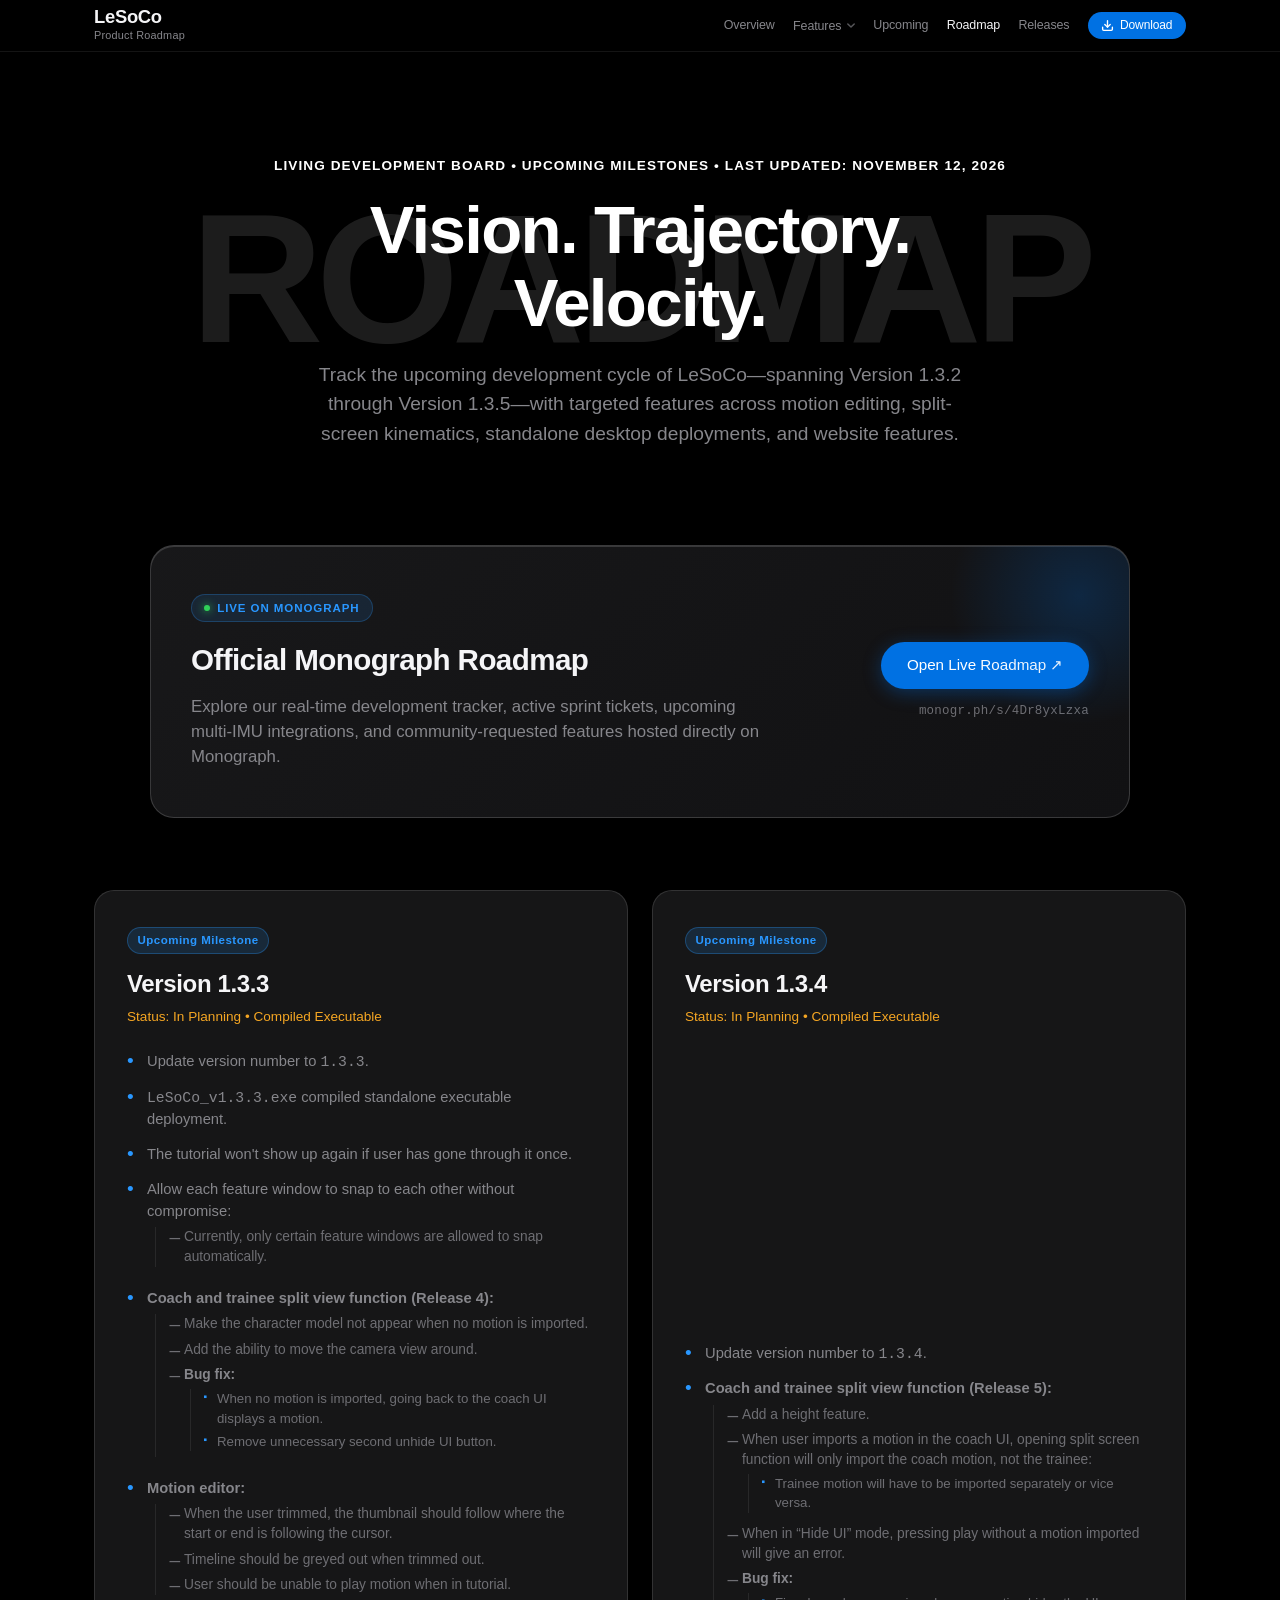
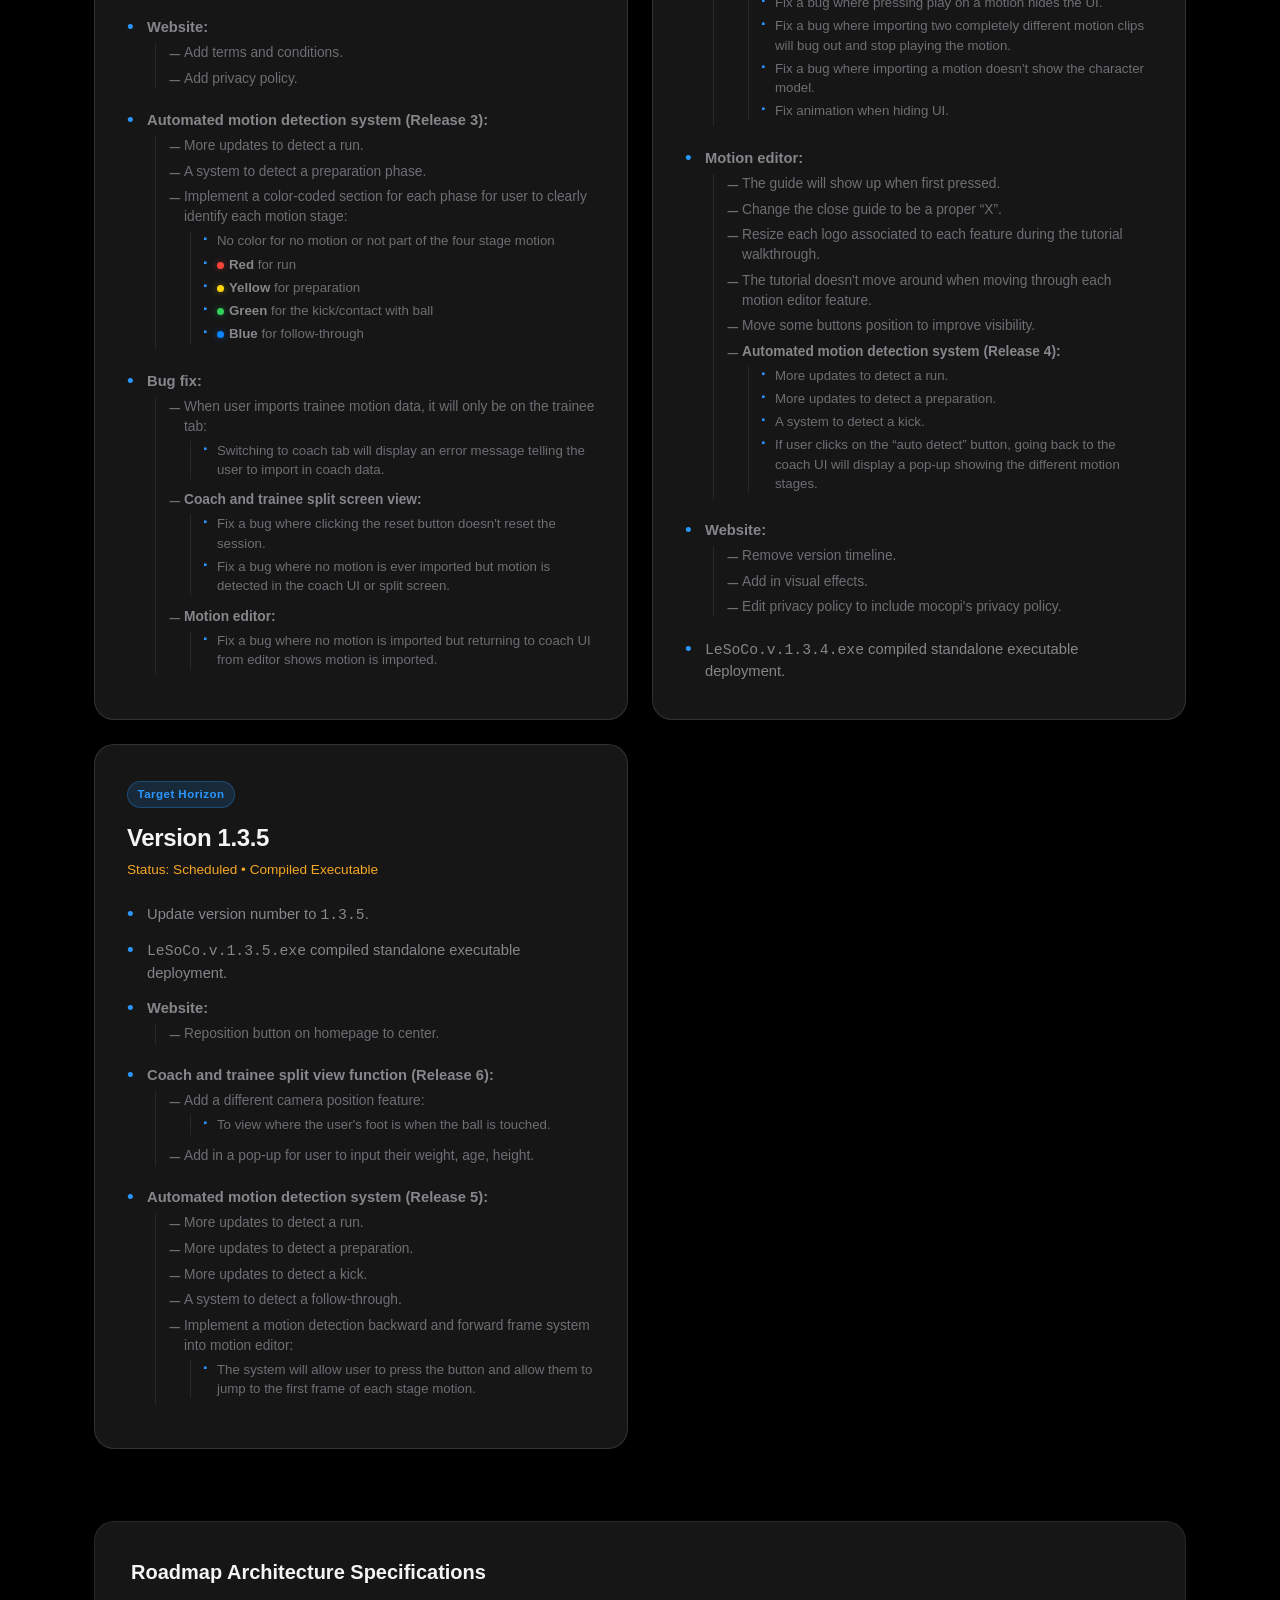
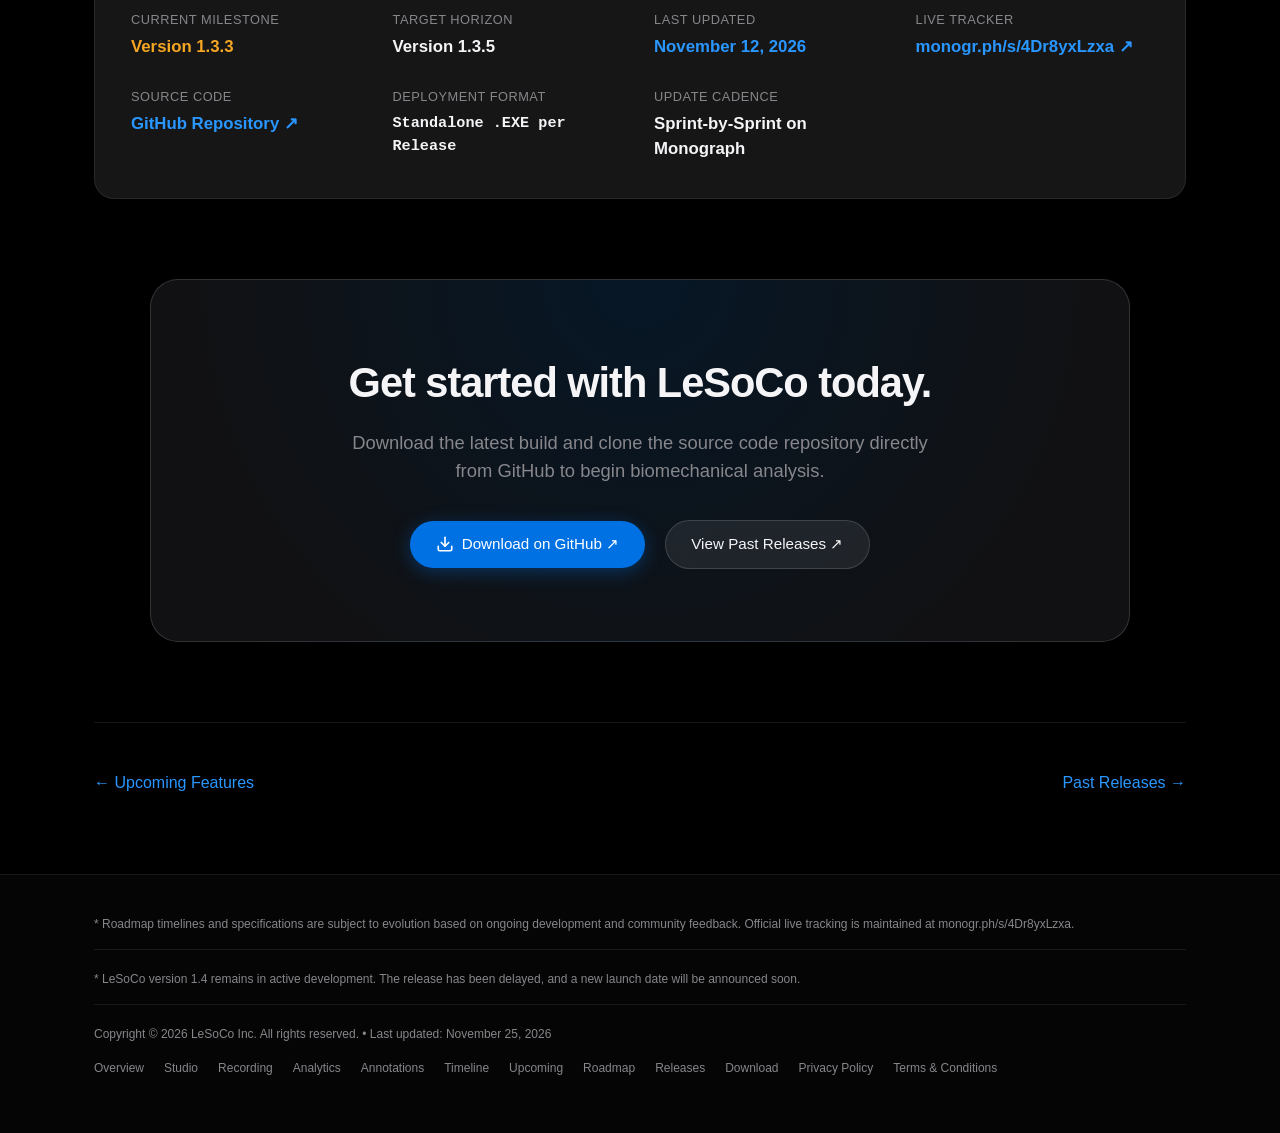
<file: roadmap.html>
<!DOCTYPE html>
<html lang="en">
<head>
  <meta charset="UTF-8" />
  <meta name="viewport" content="width=device-width, initial-scale=1.0" />
  <title>Roadmap — LeSoCo Kinematics</title>
  <link rel="icon" href="data:image/svg+xml,<svg xmlns=%22http://www.w3.org/2000/svg%22 viewBox=%220 0 100 100%22><rect width=%22100%22 height=%22100%22 rx=%2222%22 fill=%22%23000000%22/><text x=%2250%22 y=%2266%22 font-family=%22-apple-system,BlinkMacSystemFont,SF Pro Display,sans-serif%22 font-weight=%22700%22 font-size=%2252%22 fill=%22%23ffffff%22 text-anchor=%22middle%22>L</text></svg>">
  <link rel="stylesheet" href="style.css" />
</head>
<body>
    <!-- Apple Sticky Sub-Navigation with Mega Dropdown -->
  <header class="apple-nav">
    <div class="apple-nav-inner">
      <a href="index.html" class="apple-nav-brand">
        <span class="title">LeSoCo</span>
        <span class="subtitle">Product Roadmap</span>
      </a>
      <nav class="apple-nav-menu">
        <a href="index.html">Overview</a>
        <div class="apple-nav-dropdown-item">
          <button class="apple-nav-link-btn" id="featuresNavBtn" aria-expanded="false" aria-haspopup="true">
            Features
            <svg class="apple-nav-chevron" width="8" height="5" viewBox="0 0 10 6" fill="none" stroke="currentColor" stroke-width="1.8" stroke-linecap="round" stroke-linejoin="round"><path d="m1 1 4 4 4-4"/></svg>
          </button>
        </div>
        <a href="upcoming.html">Upcoming</a>
        <a href="roadmap.html" class="active">Roadmap</a>
        <a href="releases.html">Releases</a>
        <a href="https://github.com/sniffuntidypond/LeSoCo.git" target="_blank" rel="noopener noreferrer" class="apple-pill-btn">
          <svg width="13" height="13" viewBox="0 0 24 24" fill="none" stroke="currentColor" stroke-width="2.5" stroke-linecap="round" stroke-linejoin="round"><path d="M21 15v4a2 2 0 0 1-2 2H5a2 2 0 0 1-2-2v-4"/><polyline points="7 10 12 15 17 10"/><line x1="12" y1="15" x2="12" y2="3"/></svg>
          Download
        </a>
      </nav>
    </div>

    <!-- Apple Mega-Menu Dropdown (Matches Picture 1) -->
    <div class="apple-dropdown-menu" id="appleFeaturesDropdown" role="region" aria-label="Features Menu">
      <div class="apple-dropdown-inner">
        <!-- Column 1: Explore Features (Large Typography like Picture 1) -->
        <div class="apple-dropdown-col apple-dropdown-col-main">
          <span class="apple-dropdown-eyebrow">Explore Features</span>
          <ul class="apple-dropdown-list-large">
            <li><a href="studio.html">Studio</a></li>
            <li><a href="recording.html">Recording</a></li>
            <li><a href="analytics.html">Analytics</a></li>
            <li><a href="annotations.html">Annotations</a></li>
            <li><a href="timeline.html">Timeline</a></li>
          </ul>
          <div class="apple-dropdown-sublinks">
            <a href="upcoming.html">Compare Trainee &amp; Coach</a>
            <a href="upcoming.html">Sony Mocopi 12-IMU Support</a>
          </div>
        </div>

        <!-- Column 2: Roadmap & Releases (Picture 1 Column 2 style) -->
        <div class="apple-dropdown-col">
          <span class="apple-dropdown-eyebrow">Roadmap &amp; Releases</span>
          <ul class="apple-dropdown-list-secondary">
            <li><a href="upcoming.html">Upcoming Features</a></li>
            <li><a href="roadmap.html" class="active">Living Roadmap</a></li>
            <li><a href="releases.html">Release Notes v1.3</a></li>
            <li><a href="upcoming.html">Dual Split-Screen Mode</a></li>
            <li><a href="upcoming.html">High-Res Humanoid Rigs</a></li>
            <li><a href="roadmap.html">Monograph Roadmap ↗</a></li>
          </ul>
        </div>

        <!-- Column 3: Resources & Support (Picture 1 Column 3 style) -->
        <div class="apple-dropdown-col">
          <span class="apple-dropdown-eyebrow">More from LeSoCo</span>
          <ul class="apple-dropdown-list-secondary">
            <li><a href="https://github.com/sniffuntidypond/LeSoCo.git" target="_blank" rel="noopener noreferrer">Download LeSoCo ↗</a></li>
            <li><a href="https://github.com/sniffuntidypond/LeSoCo.git" target="_blank" rel="noopener noreferrer">GitHub Repository ↗</a></li>
            <li><a href="studio.html">4K Viewport &amp; .LSC Spec</a></li>
            <li><a href="privacy.html">Privacy Policy</a></li>
            <li><a href="terms.html">Terms &amp; Conditions</a></li>
          </ul>
        </div>
      </div>
    </div>
  </header>
  <div class="apple-dropdown-backdrop" id="appleDropdownBackdrop"></div>

  <main>
    <!-- Apple Watermark Hero Layout -->
    <section class="apple-feature-hero">
      <div class="apple-hero-watermark">ROADMAP</div>
      <div class="apple-container">
        <span class="apple-eyebrow-white">LIVING DEVELOPMENT BOARD &bull; UPCOMING MILESTONES &bull; LAST UPDATED: NOVEMBER 12, 2026</span>
        <h1 class="apple-feature-headline">Vision. Trajectory. Velocity.</h1>
        <p class="apple-feature-desc">
          Track the upcoming development cycle of LeSoCo—spanning Version 1.3.2 through Version 1.3.5—with targeted features across motion editing, split-screen kinematics, standalone desktop deployments, and website features.
        </p>
      </div>
    </section>

    <!-- Monograph Official Living Document Card -->
    <section class="apple-container">
      <div class="apple-monograph-card">
        <div class="apple-monograph-header">
          <div class="apple-monograph-badge">LIVE ON MONOGRAPH</div>
          <h3>Official Monograph Roadmap</h3>
          <p>
            Explore our real-time development tracker, active sprint tickets, upcoming multi-IMU integrations, and community-requested features hosted directly on Monograph.
          </p>
        </div>
        <div class="apple-monograph-action">
          <a href="https://monogr.ph/s/4Dr8yxLzxa" target="_blank" rel="noopener noreferrer" class="apple-btn-cta">
            Open Live Roadmap ↗
          </a>
          <span class="apple-monograph-url">monogr.ph/s/4Dr8yxLzxa</span>
        </div>
      </div>

      <!-- Roadmap Phases / Milestones Grid -->
      <div class="apple-milestones-grid">

        <!-- ================= Version 1.3.3 ================= -->
        <div class="apple-milestone-card">
          <span class="roadmap-meta-badge">Upcoming Milestone</span>
          <h3 class="apple-milestone-title">Version 1.3.3</h3>
          <span class="apple-milestone-target">Status: In Planning &bull; Compiled Executable</span>
          <ul class="apple-milestone-list">
            <li>Update version number to <code>1.3.3</code>.</li>
            <li><code>LeSoCo_v1.3.3.exe</code> compiled standalone executable deployment.</li>
            <li>The tutorial won't show up again if user has gone through it once.</li>
            <li>
              Allow each feature window to snap to each other without compromise:
              <ul class="roadmap-nested-list">
                <li>Currently, only certain feature windows are allowed to snap automatically.</li>
              </ul>
            </li>
            <li>
              <strong>Coach and trainee split view function (Release 4):</strong>
              <ul class="roadmap-nested-list">
                <li>Make the character model not appear when no motion is imported.</li>
                <li>Add the ability to move the camera view around.</li>
                <li>
                  <strong>Bug fix:</strong>
                  <ul class="roadmap-nested-list">
                    <li>When no motion is imported, going back to the coach UI displays a motion.</li>
                    <li>Remove unnecessary second unhide UI button.</li>
                  </ul>
                </li>
              </ul>
            </li>
            <li>
              <strong>Motion editor:</strong>
              <ul class="roadmap-nested-list">
                <li>When the user trimmed, the thumbnail should follow where the start or end is following the cursor.</li>
                <li>Timeline should be greyed out when trimmed out.</li>
                <li>User should be unable to play motion when in tutorial.</li>
              </ul>
            </li>
            <li>
              <strong>Website:</strong>
              <ul class="roadmap-nested-list">
                <li>Add terms and conditions.</li>
                <li>Add privacy policy.</li>
              </ul>
            </li>
            <li>
              <strong>Automated motion detection system (Release 3):</strong>
              <ul class="roadmap-nested-list">
                <li>More updates to detect a run.</li>
                <li>A system to detect a preparation phase.</li>
                <li>
                  Implement a color-coded section for each phase for user to clearly identify each motion stage:
                  <ul class="roadmap-nested-list">
                    <li>No color for no motion or not part of the four stage motion</li>
                    <li><span class="stage-dot red"></span><strong>Red</strong> for run</li>
                    <li><span class="stage-dot yellow"></span><strong>Yellow</strong> for preparation</li>
                    <li><span class="stage-dot green"></span><strong>Green</strong> for the kick/contact with ball</li>
                    <li><span class="stage-dot blue"></span><strong>Blue</strong> for follow-through</li>
                  </ul>
                </li>
              </ul>
            </li>
            <li>
              <strong>Bug fix:</strong>
              <ul class="roadmap-nested-list">
                <li>
                  When user imports trainee motion data, it will only be on the trainee tab:
                  <ul class="roadmap-nested-list">
                    <li>Switching to coach tab will display an error message telling the user to import in coach data.</li>
                  </ul>
                </li>
                <li>
                  <strong>Coach and trainee split screen view:</strong>
                  <ul class="roadmap-nested-list">
                    <li>Fix a bug where clicking the reset button doesn't reset the session.</li>
                    <li>Fix a bug where no motion is ever imported but motion is detected in the coach UI or split screen.</li>
                  </ul>
                </li>
                <li>
                  <strong>Motion editor:</strong>
                  <ul class="roadmap-nested-list">
                    <li>Fix a bug where no motion is imported but returning to coach UI from editor shows motion is imported.</li>
                  </ul>
                </li>
              </ul>
            </li>
          </ul>
        </div>

        <!-- ================= Version 1.3.4 ================= -->
        <div class="apple-milestone-card">
          <span class="roadmap-meta-badge">Upcoming Milestone</span>
          <h3 class="apple-milestone-title">Version 1.3.4</h3>
          <span class="apple-milestone-target">Status: In Planning &bull; Compiled Executable</span>
          <ul class="apple-milestone-list">
            <li>Update version number to <code>1.3.4</code>.</li>
            <li>
              <strong>Coach and trainee split view function (Release 5):</strong>
              <ul class="roadmap-nested-list">
                <li>Add a height feature.</li>
                <li>
                  When user imports a motion in the coach UI, opening split screen function will only import the coach motion, not the trainee:
                  <ul class="roadmap-nested-list">
                    <li>Trainee motion will have to be imported separately or vice versa.</li>
                  </ul>
                </li>
                <li>When in &ldquo;Hide UI&rdquo; mode, pressing play without a motion imported will give an error.</li>
                <li>
                  <strong>Bug fix:</strong>
                  <ul class="roadmap-nested-list">
                    <li>Fix a bug where pressing play on a motion hides the UI.</li>
                    <li>Fix a bug where importing two completely different motion clips will bug out and stop playing the motion.</li>
                    <li>Fix a bug where importing a motion doesn't show the character model.</li>
                    <li>Fix animation when hiding UI.</li>
                  </ul>
                </li>
              </ul>
            </li>
            <li>
              <strong>Motion editor:</strong>
              <ul class="roadmap-nested-list">
                <li>The guide will show up when first pressed.</li>
                <li>Change the close guide to be a proper &ldquo;X&rdquo;.</li>
                <li>Resize each logo associated to each feature during the tutorial walkthrough.</li>
                <li>The tutorial doesn't move around when moving through each motion editor feature.</li>
                <li>Move some buttons position to improve visibility.</li>
                <li>
                  <strong>Automated motion detection system (Release 4):</strong>
                  <ul class="roadmap-nested-list">
                    <li>More updates to detect a run.</li>
                    <li>More updates to detect a preparation.</li>
                    <li>A system to detect a kick.</li>
                    <li>If user clicks on the &ldquo;auto detect&rdquo; button, going back to the coach UI will display a pop-up showing the different motion stages.</li>
                  </ul>
                </li>
              </ul>
            </li>
            <li>
              <strong>Website:</strong>
              <ul class="roadmap-nested-list">
                <li>Remove version timeline.</li>
                <li>Add in visual effects.</li>
                <li>Edit privacy policy to include mocopi's privacy policy.</li>
              </ul>
            </li>
            <li><code>LeSoCo.v.1.3.4.exe</code> compiled standalone executable deployment.</li>
          </ul>
        </div>

        <!-- ================= Version 1.3.5 ================= -->
        <div class="apple-milestone-card">
          <span class="roadmap-meta-badge">Target Horizon</span>
          <h3 class="apple-milestone-title">Version 1.3.5</h3>
          <span class="apple-milestone-target">Status: Scheduled &bull; Compiled Executable</span>
          <ul class="apple-milestone-list">
            <li>Update version number to <code>1.3.5</code>.</li>
            <li><code>LeSoCo.v.1.3.5.exe</code> compiled standalone executable deployment.</li>
            <li>
              <strong>Website:</strong>
              <ul class="roadmap-nested-list">
                <li>Reposition button on homepage to center.</li>
              </ul>
            </li>
            <li>
              <strong>Coach and trainee split view function (Release 6):</strong>
              <ul class="roadmap-nested-list">
                <li>
                  Add a different camera position feature:
                  <ul class="roadmap-nested-list">
                    <li>To view where the user's foot is when the ball is touched.</li>
                  </ul>
                </li>
                <li>Add in a pop-up for user to input their weight, age, height.</li>
              </ul>
            </li>
            <li>
              <strong>Automated motion detection system (Release 5):</strong>
              <ul class="roadmap-nested-list">
                <li>More updates to detect a run.</li>
                <li>More updates to detect a preparation.</li>
                <li>More updates to detect a kick.</li>
                <li>A system to detect a follow-through.</li>
                <li>
                  Implement a motion detection backward and forward frame system into motion editor:
                  <ul class="roadmap-nested-list">
                    <li>The system will allow user to press the button and allow them to jump to the first frame of each stage motion.</li>
                  </ul>
                </li>
              </ul>
            </li>
          </ul>
        </div>

      </div>

      <!-- Specs Table -->
      <div class="apple-specs-table">
        <h2 class="apple-specs-title">Roadmap Architecture Specifications</h2>
        <div class="apple-specs-grid">
          <div class="apple-spec-col">
            <span class="apple-spec-key">Current Milestone</span>
            <span class="apple-spec-val" style="color: var(--apple-amber);">Version 1.3.3</span>
          </div>
          <div class="apple-spec-col">
            <span class="apple-spec-key">Target Horizon</span>
            <span class="apple-spec-val">Version 1.3.5</span>
          </div>
          <div class="apple-spec-col">
            <span class="apple-spec-key">Last Updated</span>
            <span class="apple-spec-val" style="color: var(--apple-blue-link);">November 12, 2026</span>
          </div>
          <div class="apple-spec-col">
            <span class="apple-spec-key">Live Tracker</span>
            <span class="apple-spec-val">
              <a href="https://monogr.ph/s/4Dr8yxLzxa" target="_blank" rel="noopener noreferrer" style="color: var(--apple-blue-link); text-decoration: none;">monogr.ph/s/4Dr8yxLzxa ↗</a>
            </span>
          </div>
          <div class="apple-spec-col">
            <span class="apple-spec-key">Source Code</span>
            <span class="apple-spec-val">
              <a href="https://github.com/sniffuntidypond/LeSoCo.git" target="_blank" rel="noopener noreferrer" style="color: var(--apple-blue-link); text-decoration: none;">GitHub Repository ↗</a>
            </span>
          </div>
          <div class="apple-spec-col">
            <span class="apple-spec-key">Deployment Format</span>
            <span class="apple-spec-val mono">Standalone .EXE per Release</span>
          </div>
          <div class="apple-spec-col">
            <span class="apple-spec-key">Update Cadence</span>
            <span class="apple-spec-val">Sprint-by-Sprint on Monograph</span>
          </div>
        </div>
      </div>

      <!-- Download Callout Banner -->
      <div class="apple-download-banner">
        <h2 class="apple-download-headline">Get started with LeSoCo today.</h2>
        <p class="apple-download-sub">
          Download the latest build and clone the source code repository directly from GitHub to begin biomechanical analysis.
        </p>
        <div class="apple-download-btns">
          <a href="https://github.com/sniffuntidypond/LeSoCo.git" target="_blank" rel="noopener noreferrer" class="apple-btn-cta">
            <svg width="18" height="18" viewBox="0 0 24 24" fill="none" stroke="currentColor" stroke-width="2.2" stroke-linecap="round" stroke-linejoin="round"><path d="M21 15v4a2 2 0 0 1-2 2H5a2 2 0 0 1-2-2v-4"/><polyline points="7 10 12 15 17 10"/><line x1="12" y1="15" x2="12" y2="3"/></svg>
            Download on GitHub ↗
          </a>
          <a href="releases.html" class="apple-btn-cta-secondary">
            View Past Releases ↗
          </a>
        </div>
      </div>

      <!-- Page Pagination -->
      <div class="apple-pagination">
        <a href="upcoming.html" class="apple-nav-btn">&larr; Upcoming Features</a>
        <a href="releases.html" class="apple-nav-btn">Past Releases &rarr;</a>
      </div>
    </section>
  </main>

  <footer class="apple-footer">
    <div class="apple-container">
      <div class="apple-footer-note">
        * Roadmap timelines and specifications are subject to evolution based on ongoing development and community feedback. Official live tracking is maintained at monogr.ph/s/4Dr8yxLzxa.
      </div>
      <div class="apple-footer-note">
        * LeSoCo version 1.4 remains in active development. The release has been delayed, and a new launch date will be announced soon.
      </div>
      <div class="apple-footer-bottom">
        <div>
          Copyright &copy; <span id="year"></span> LeSoCo Inc. All rights reserved. &bull; Last updated: November 25, 2026
        </div>
        <div class="apple-footer-links">
          <a href="index.html">Overview</a>
          <a href="studio.html">Studio</a>
          <a href="recording.html">Recording</a>
          <a href="analytics.html">Analytics</a>
          <a href="annotations.html">Annotations</a>
          <a href="timeline.html">Timeline</a>
          <a href="upcoming.html">Upcoming</a>
          <a href="roadmap.html">Roadmap</a>
          <a href="releases.html">Releases</a>
          <a href="https://github.com/sniffuntidypond/LeSoCo.git" target="_blank" rel="noopener noreferrer">Download</a>
          <a href="privacy.html">Privacy Policy</a>
          <a href="terms.html">Terms &amp; Conditions</a>
        </div>
      </div>
    </div>
  </footer>

  <script>
    document.getElementById('year').textContent = new Date().getFullYear();
  </script>
  <script src="dropdown.js"></script>
</body>
</html>
</file>
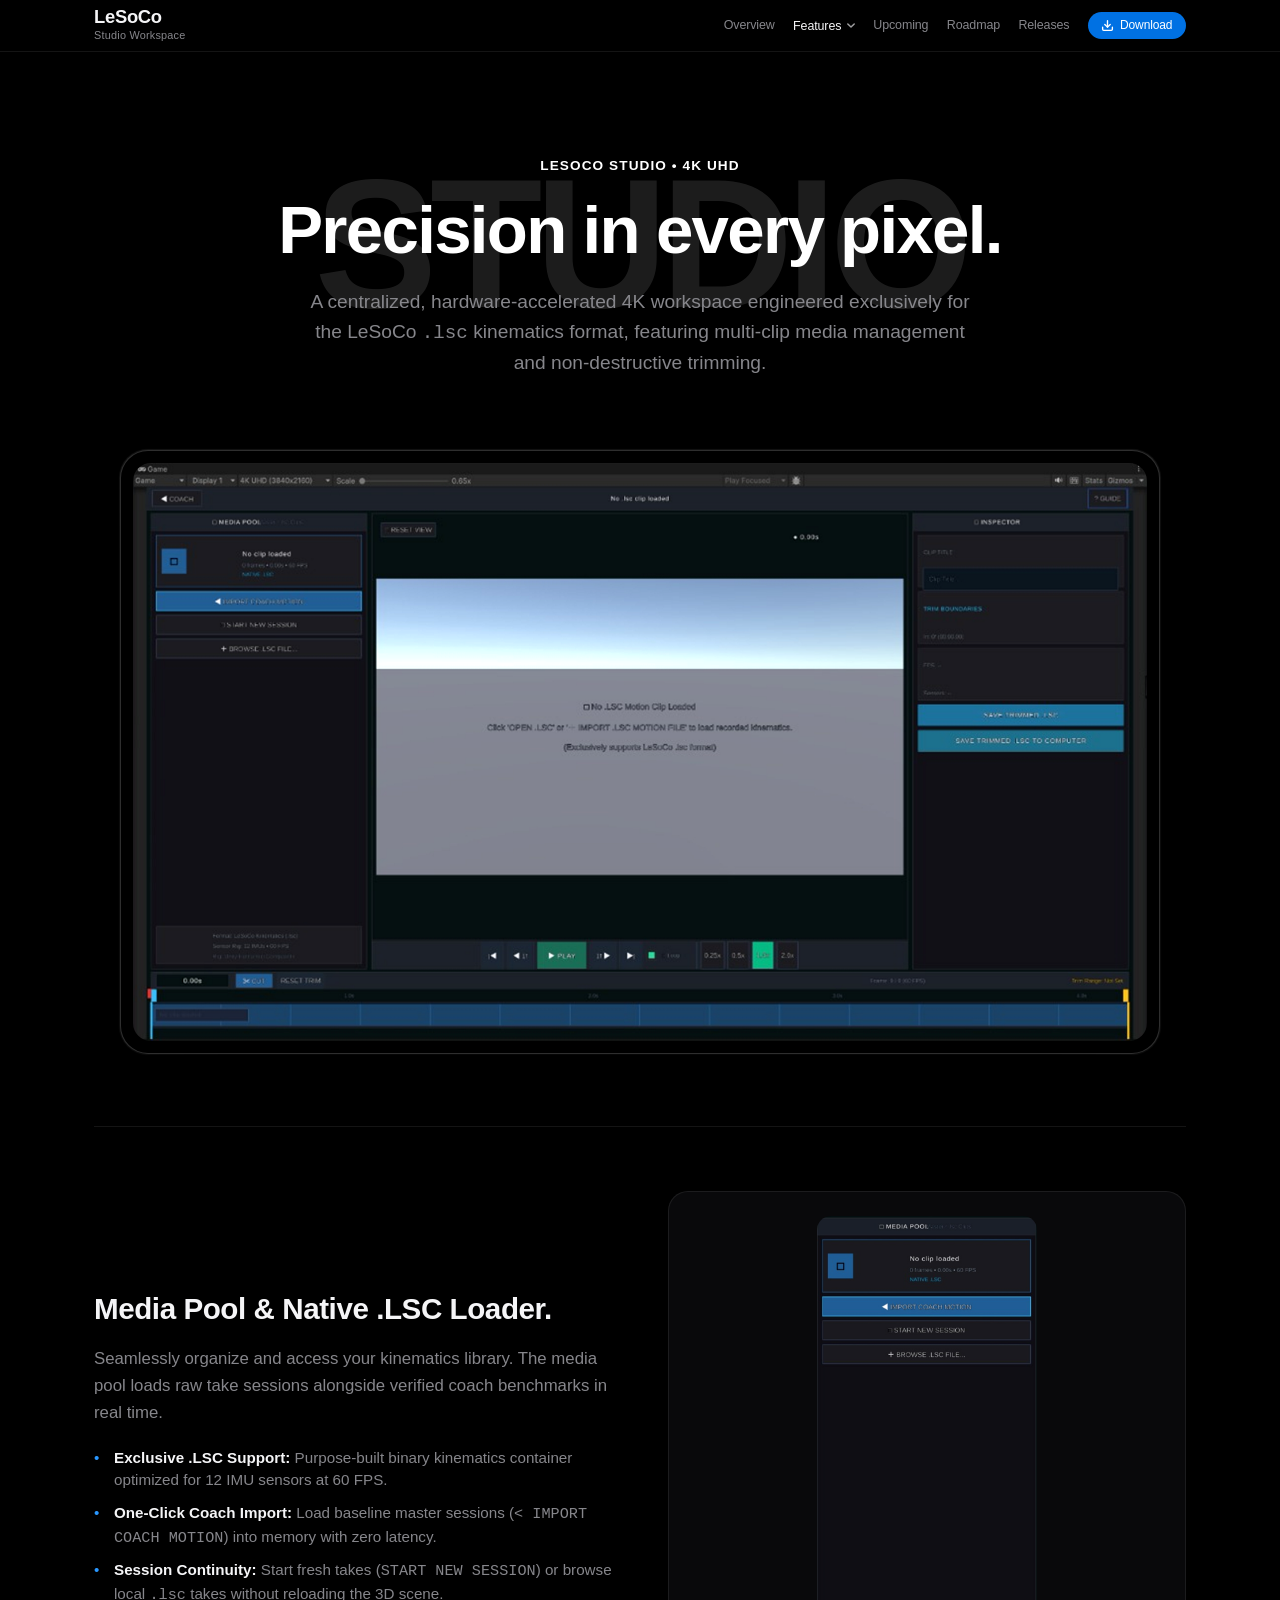
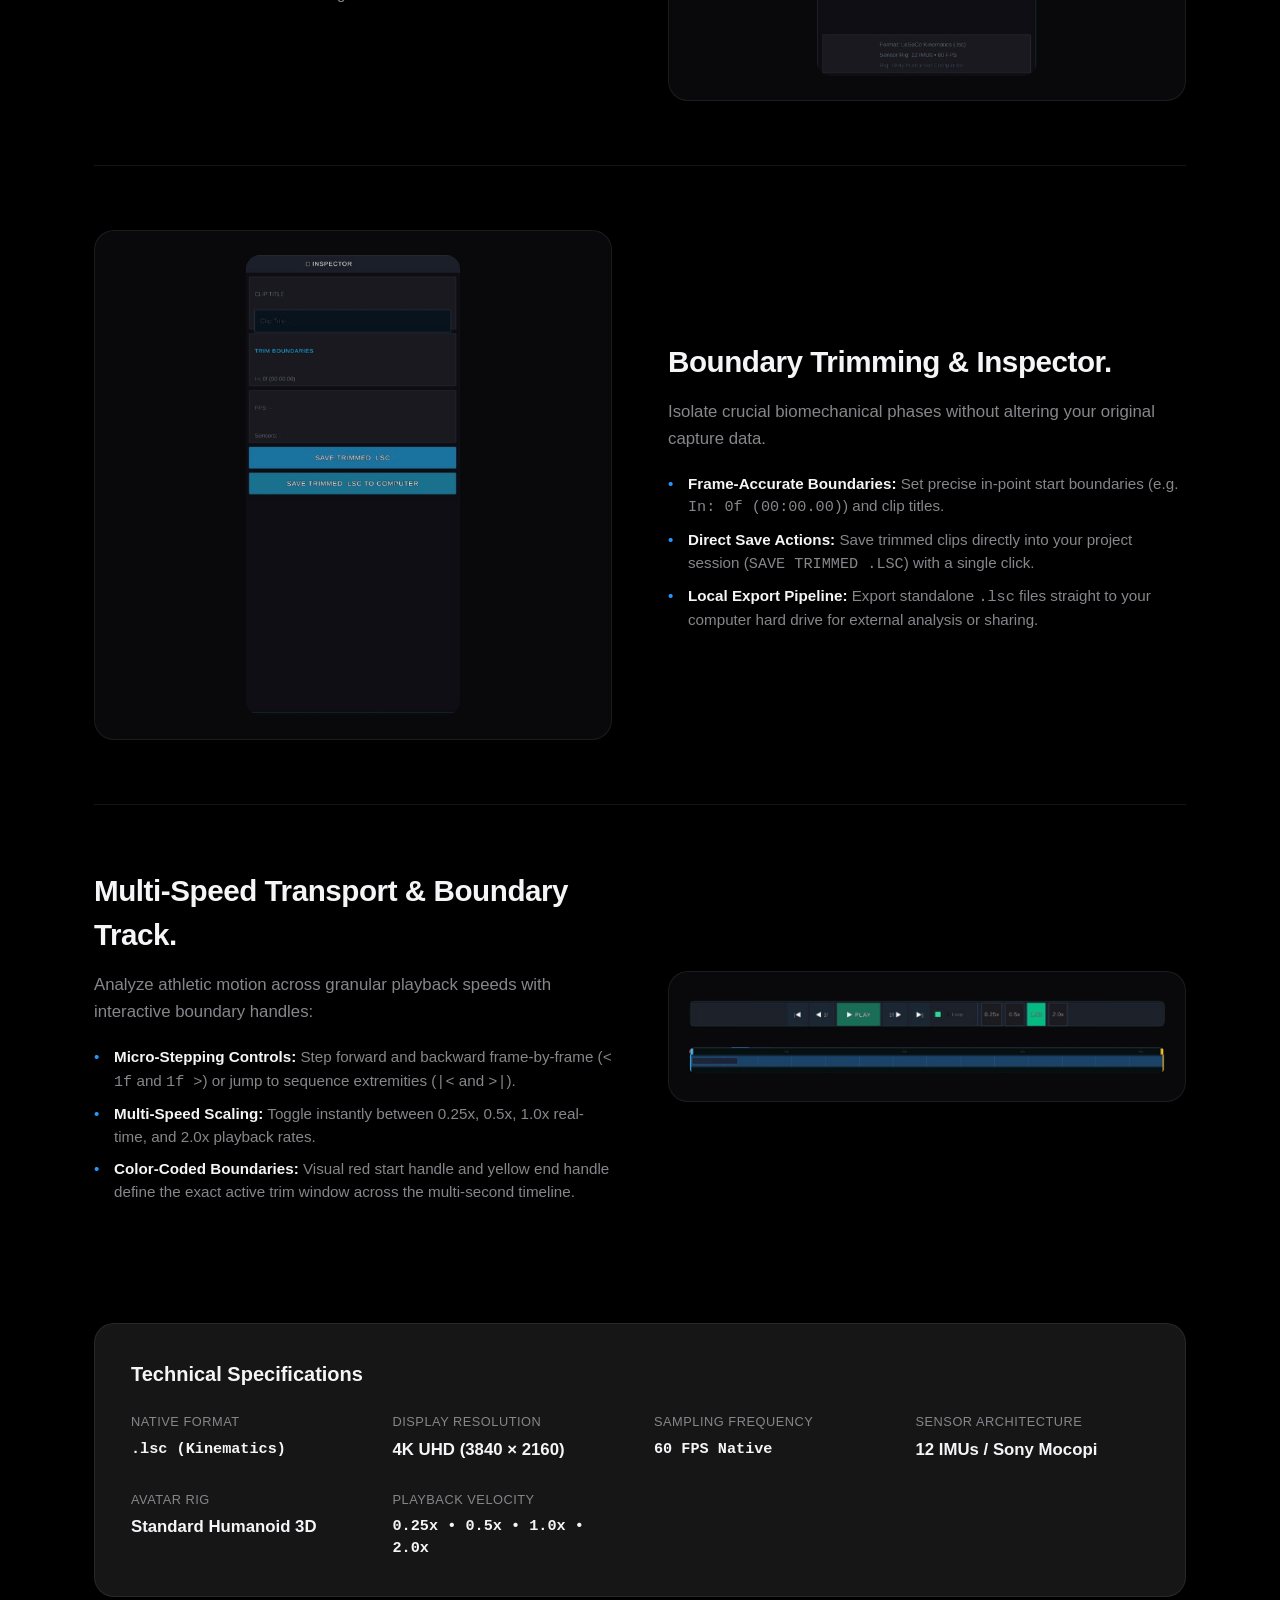
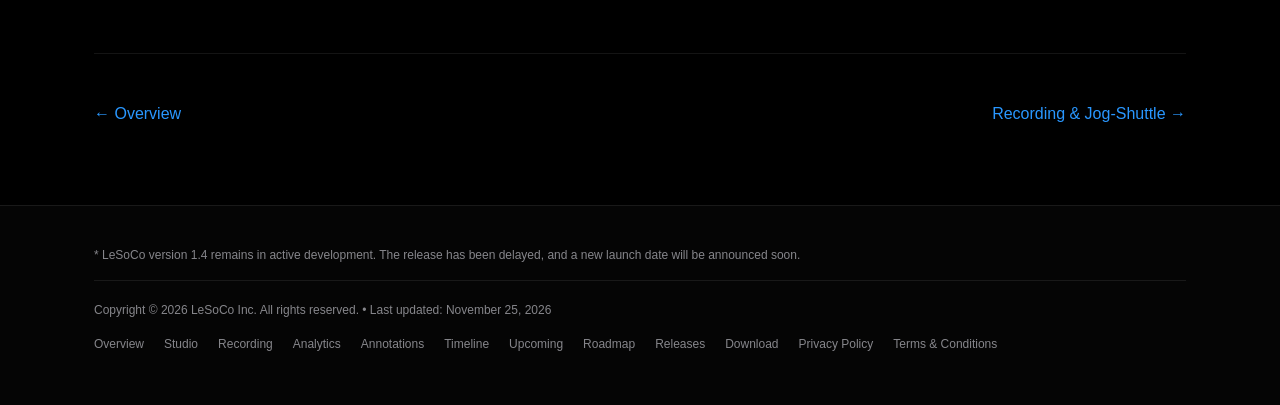
<file: studio.html>
<!DOCTYPE html>
<html lang="en">
<head>
  <meta charset="UTF-8" />
  <meta name="viewport" content="width=device-width, initial-scale=1.0" />
  <title>Studio Workspace — LeSoCo v1.4</title>
  <link rel="icon" href="data:image/svg+xml,<svg xmlns=%22http://www.w3.org/2000/svg%22 viewBox=%220 0 100 100%22><rect width=%22100%22 height=%22100%22 rx=%2222%22 fill=%22%23000000%22/><text x=%2250%22 y=%2266%22 font-family=%22-apple-system,BlinkMacSystemFont,SF Pro Display,sans-serif%22 font-weight=%22700%22 font-size=%2252%22 fill=%22%23ffffff%22 text-anchor=%22middle%22>L</text></svg>">
  <link rel="stylesheet" href="style.css" />
</head>
<body>
    <!-- Apple Sticky Sub-Navigation with Mega Dropdown -->
  <header class="apple-nav">
    <div class="apple-nav-inner">
      <a href="index.html" class="apple-nav-brand">
        <span class="title">LeSoCo</span>
        <span class="subtitle">Studio Workspace</span>
      </a>
      <nav class="apple-nav-menu">
        <a href="index.html">Overview</a>
        <div class="apple-nav-dropdown-item">
          <button class="apple-nav-link-btn active" id="featuresNavBtn" aria-expanded="false" aria-haspopup="true">
            Features
            <svg class="apple-nav-chevron" width="8" height="5" viewBox="0 0 10 6" fill="none" stroke="currentColor" stroke-width="1.8" stroke-linecap="round" stroke-linejoin="round"><path d="m1 1 4 4 4-4"/></svg>
          </button>
        </div>
        <a href="upcoming.html">Upcoming</a>
        <a href="roadmap.html">Roadmap</a>
        <a href="releases.html">Releases</a>
        <a href="https://github.com/sniffuntidypond/LeSoCo.git" target="_blank" rel="noopener noreferrer" class="apple-pill-btn">
          <svg width="13" height="13" viewBox="0 0 24 24" fill="none" stroke="currentColor" stroke-width="2.5" stroke-linecap="round" stroke-linejoin="round"><path d="M21 15v4a2 2 0 0 1-2 2H5a2 2 0 0 1-2-2v-4"/><polyline points="7 10 12 15 17 10"/><line x1="12" y1="15" x2="12" y2="3"/></svg>
          Download
        </a>
      </nav>
    </div>

    <!-- Apple Mega-Menu Dropdown (Matches Picture 1) -->
    <div class="apple-dropdown-menu" id="appleFeaturesDropdown" role="region" aria-label="Features Menu">
      <div class="apple-dropdown-inner">
        <!-- Column 1: Explore Features (Large Typography like Picture 1) -->
        <div class="apple-dropdown-col apple-dropdown-col-main">
          <span class="apple-dropdown-eyebrow">Explore Features</span>
          <ul class="apple-dropdown-list-large">
            <li><a href="studio.html" class="active">Studio</a></li>
            <li><a href="recording.html">Recording</a></li>
            <li><a href="analytics.html">Analytics</a></li>
            <li><a href="annotations.html">Annotations</a></li>
            <li><a href="timeline.html">Timeline</a></li>
          </ul>
          <div class="apple-dropdown-sublinks">
            <a href="upcoming.html">Compare Trainee &amp; Coach</a>
            <a href="upcoming.html">Sony Mocopi 12-IMU Support</a>
          </div>
        </div>

        <!-- Column 2: Roadmap & Releases (Picture 1 Column 2 style) -->
        <div class="apple-dropdown-col">
          <span class="apple-dropdown-eyebrow">Roadmap &amp; Releases</span>
          <ul class="apple-dropdown-list-secondary">
            <li><a href="upcoming.html">Upcoming 1.4</a></li>
            <li><a href="roadmap.html">Living Roadmap</a></li>
            <li><a href="releases.html">Release Notes v1.3</a></li>
            <li><a href="upcoming.html">Dual Split-Screen Mode</a></li>
            <li><a href="upcoming.html">High-Res Humanoid Rigs</a></li>
            <li><a href="roadmap.html">Monograph Roadmap ↗</a></li>
          </ul>
        </div>

        <!-- Column 3: Resources & Support (Picture 1 Column 3 style) -->
        <div class="apple-dropdown-col">
          <span class="apple-dropdown-eyebrow">More from LeSoCo</span>
          <ul class="apple-dropdown-list-secondary">
            <li><a href="https://github.com/sniffuntidypond/LeSoCo.git" target="_blank" rel="noopener noreferrer">Download LeSoCo ↗</a></li>
            <li><a href="https://github.com/sniffuntidypond/LeSoCo.git" target="_blank" rel="noopener noreferrer">GitHub Repository ↗</a></li>
            <li><a href="studio.html">4K Viewport &amp; .LSC Spec</a></li>
            <li><a href="privacy.html">Privacy Policy</a></li>
            <li><a href="terms.html">Terms &amp; Conditions</a></li>
          </ul>
        </div>
      </div>
    </div>
  </header>
  <div class="apple-dropdown-backdrop" id="appleDropdownBackdrop"></div>

  <main>
    <section class="apple-feature-hero">
      <div class="apple-hero-watermark">STUDIO</div>
      <div class="apple-container">
        <span class="apple-eyebrow-white">LESOCO STUDIO &bull; 4K UHD</span>
        <h1 class="apple-feature-headline">Precision in every pixel.</h1>
        <p class="apple-feature-desc">
          A centralized, hardware-accelerated 4K workspace engineered exclusively for the LeSoCo <code>.lsc</code> kinematics format, featuring multi-clip media management and non-destructive trimming.
        </p>
      </div>
    </section>

    <!-- Deep Dive Rows with Dedicated Close-up Panels -->
    <section class="apple-container">
      <div class="apple-screen-frame" style="margin: 1rem auto 4.5rem;">
        <div class="apple-screen-inner">
          <img src="images/studio-workspace.png" alt="LeSoCo Studio 4K Workspace" />
        </div>
      </div>
      <!-- Row 1: Media Pool Panel -->
      <div class="apple-content-row">
        <div class="apple-content-text">
          <h3>Media Pool &amp; Native .LSC Loader.</h3>
          <p>
            Seamlessly organize and access your kinematics library. The media pool loads raw take sessions alongside verified coach benchmarks in real time.
          </p>
          <ul>
            <li><strong>Exclusive .LSC Support:</strong> Purpose-built binary kinematics container optimized for 12 IMU sensors at 60 FPS.</li>
            <li><strong>One-Click Coach Import:</strong> Load baseline master sessions (<code>&lt; IMPORT COACH MOTION</code>) into memory with zero latency.</li>
            <li><strong>Session Continuity:</strong> Start fresh takes (<code>START NEW SESSION</code>) or browse local <code>.lsc</code> takes without reloading the 3D scene.</li>
          </ul>
        </div>
        <div class="apple-content-media tall-media">
          <img src="images/studio-media-pool.png" alt="LeSoCo Media Pool Panel" />
        </div>
      </div>

      <!-- Row 2: Non-Destructive Trimming Inspector -->
      <div class="apple-content-row reversed">
        <div class="apple-content-text">
          <h3>Boundary Trimming &amp; Inspector.</h3>
          <p>
            Isolate crucial biomechanical phases without altering your original capture data.
          </p>
          <ul>
            <li><strong>Frame-Accurate Boundaries:</strong> Set precise in-point start boundaries (e.g. <code>In: 0f (00:00.00)</code>) and clip titles.</li>
            <li><strong>Direct Save Actions:</strong> Save trimmed clips directly into your project session (<code>SAVE TRIMMED .LSC</code>) with a single click.</li>
            <li><strong>Local Export Pipeline:</strong> Export standalone <code>.lsc</code> files straight to your computer hard drive for external analysis or sharing.</li>
          </ul>
        </div>
        <div class="apple-content-media tall-media">
          <img src="images/studio-inspector.png" alt="LeSoCo Trimming Inspector Panel" />
        </div>
      </div>

      <!-- Row 3: Transport Bar & Trimmer Track -->
      <div class="apple-content-row">
        <div class="apple-content-text">
          <h3>Multi-Speed Transport &amp; Boundary Track.</h3>
          <p>
            Analyze athletic motion across granular playback speeds with interactive boundary handles:
          </p>
          <ul>
            <li><strong>Micro-Stepping Controls:</strong> Step forward and backward frame-by-frame (<code>&lt; 1f</code> and <code>1f &gt;</code>) or jump to sequence extremities (<code>|&lt;</code> and <code>&gt;|</code>).</li>
            <li><strong>Multi-Speed Scaling:</strong> Toggle instantly between 0.25x, 0.5x, 1.0x real-time, and 2.0x playback rates.</li>
            <li><strong>Color-Coded Boundaries:</strong> Visual red start handle and yellow end handle define the exact active trim window across the multi-second timeline.</li>
          </ul>
        </div>
        <div class="apple-content-media strip-media">
          <img src="images/studio-transport-bar.png" alt="LeSoCo Transport Bar Controls" />
          <img src="images/studio-trimmer-track.png" alt="LeSoCo Trimmer Timeline Track" />
        </div>
      </div>

      <!-- Specs Table -->
      <div class="apple-specs-table">
        <h2 class="apple-specs-title">Technical Specifications</h2>
        <div class="apple-specs-grid">
          <div class="apple-spec-col">
            <span class="apple-spec-key">Native Format</span>
            <span class="apple-spec-val mono">.lsc (Kinematics)</span>
          </div>
          <div class="apple-spec-col">
            <span class="apple-spec-key">Display Resolution</span>
            <span class="apple-spec-val">4K UHD (3840 &times; 2160)</span>
          </div>
          <div class="apple-spec-col">
            <span class="apple-spec-key">Sampling Frequency</span>
            <span class="apple-spec-val mono">60 FPS Native</span>
          </div>
          <div class="apple-spec-col">
            <span class="apple-spec-key">Sensor Architecture</span>
            <span class="apple-spec-val">12 IMUs / Sony Mocopi</span>
          </div>
          <div class="apple-spec-col">
            <span class="apple-spec-key">Avatar Rig</span>
            <span class="apple-spec-val">Standard Humanoid 3D</span>
          </div>
          <div class="apple-spec-col">
            <span class="apple-spec-key">Playback Velocity</span>
            <span class="apple-spec-val mono">0.25x &bull; 0.5x &bull; 1.0x &bull; 2.0x</span>
          </div>
        </div>
      </div>

      <!-- Navigation -->
      <div class="apple-pagination">
        <a href="index.html" class="apple-nav-btn">&larr; Overview</a>
        <a href="recording.html" class="apple-nav-btn">Recording &amp; Jog-Shuttle &rarr;</a>
      </div>
    </section>
  </main>

  <footer class="apple-footer">
    <div class="apple-container">
      <div class="apple-footer-note">
        * LeSoCo version 1.4 remains in active development. The release has been delayed, and a new launch date will be announced soon.
      </div>
      <div class="apple-footer-bottom">
        <div>Copyright &copy; <span id="year"></span> LeSoCo Inc. All rights reserved. &bull; Last updated: November 25, 2026</div>
        <div class="apple-footer-links">
          <a href="index.html">Overview</a>
          <a href="studio.html">Studio</a>
          <a href="recording.html">Recording</a>
          <a href="analytics.html">Analytics</a>
          <a href="annotations.html">Annotations</a>
          <a href="timeline.html">Timeline</a>
          <a href="upcoming.html">Upcoming</a>
          <a href="roadmap.html">Roadmap</a>
        <a href="releases.html">Releases</a>
          <a href="https://github.com/sniffuntidypond/LeSoCo.git" target="_blank" rel="noopener noreferrer">Download</a>
          <a href="privacy.html">Privacy Policy</a>
          <a href="terms.html">Terms &amp; Conditions</a>
        </div>
      </div>
    </div>
  </footer>

  <script>
    document.getElementById('year').textContent = new Date().getFullYear();
  </script>
  <script src="dropdown.js"></script>
</body>
</html>
</file>
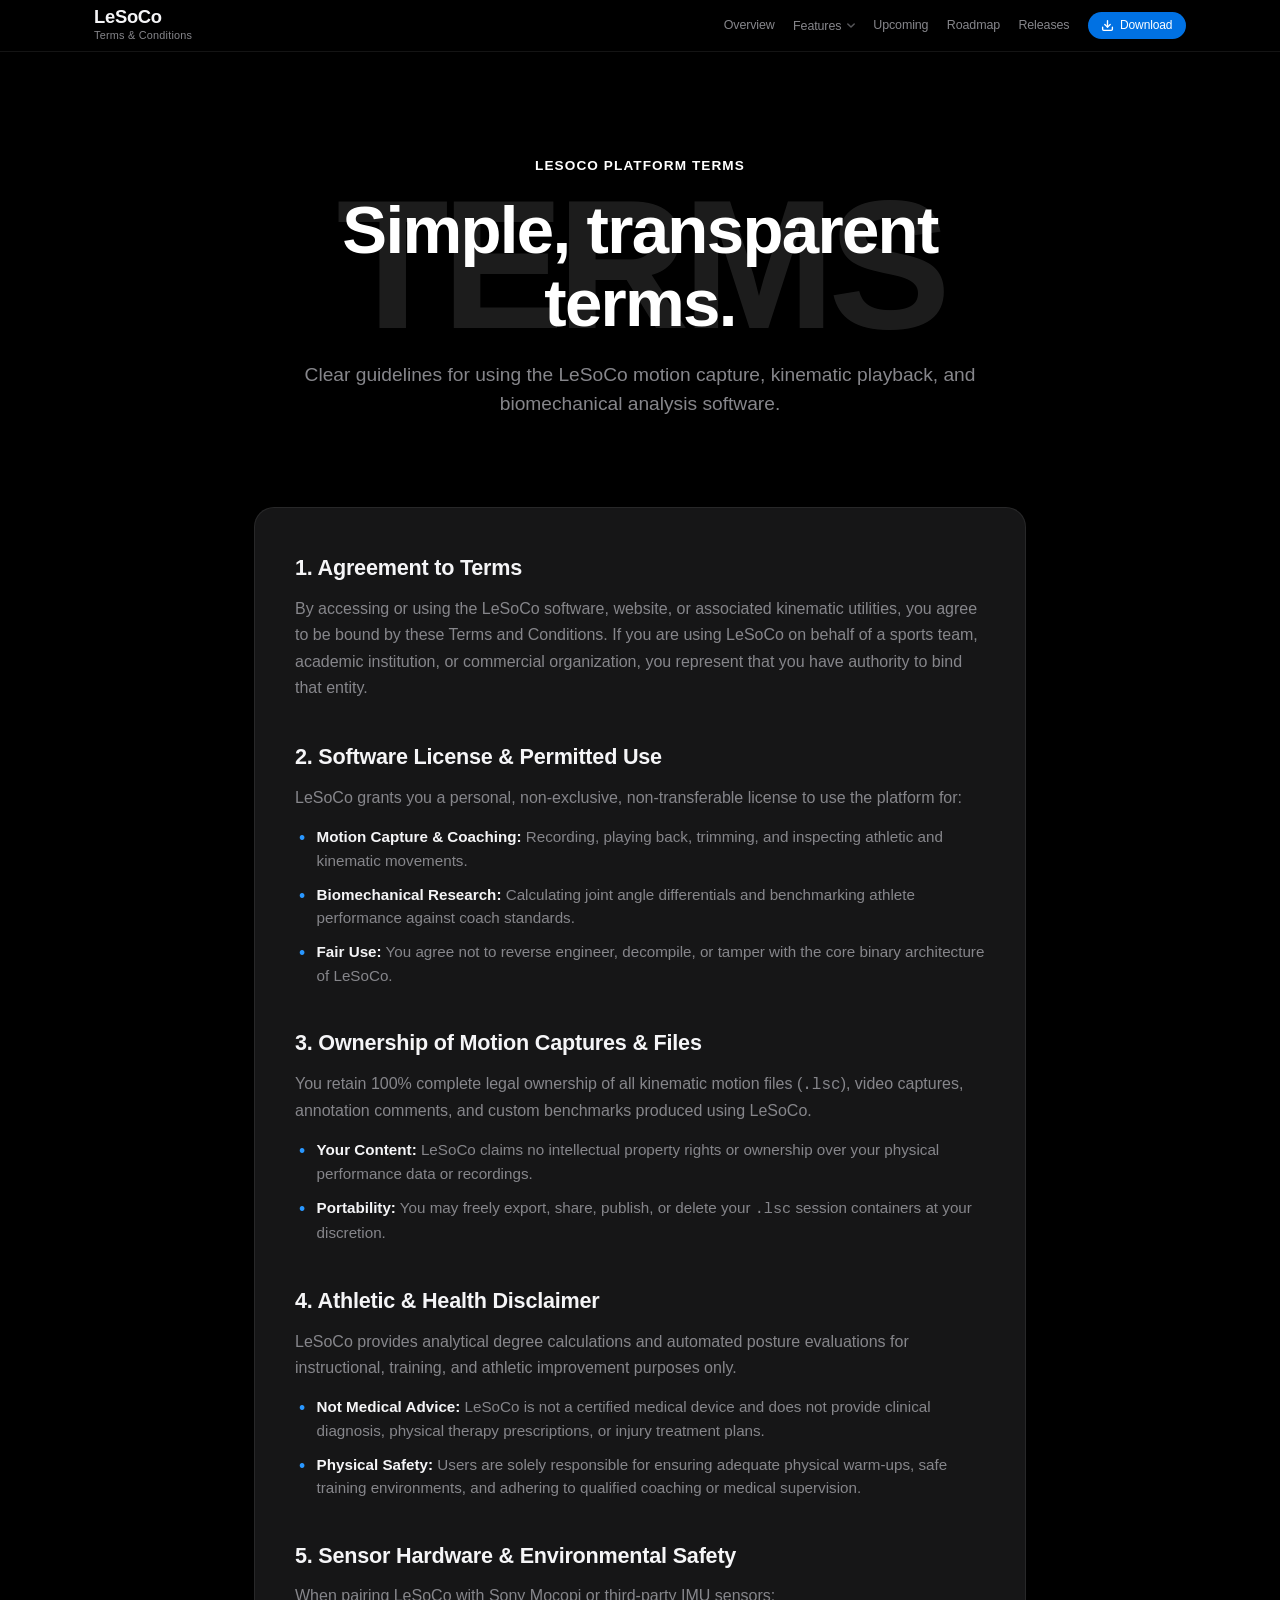
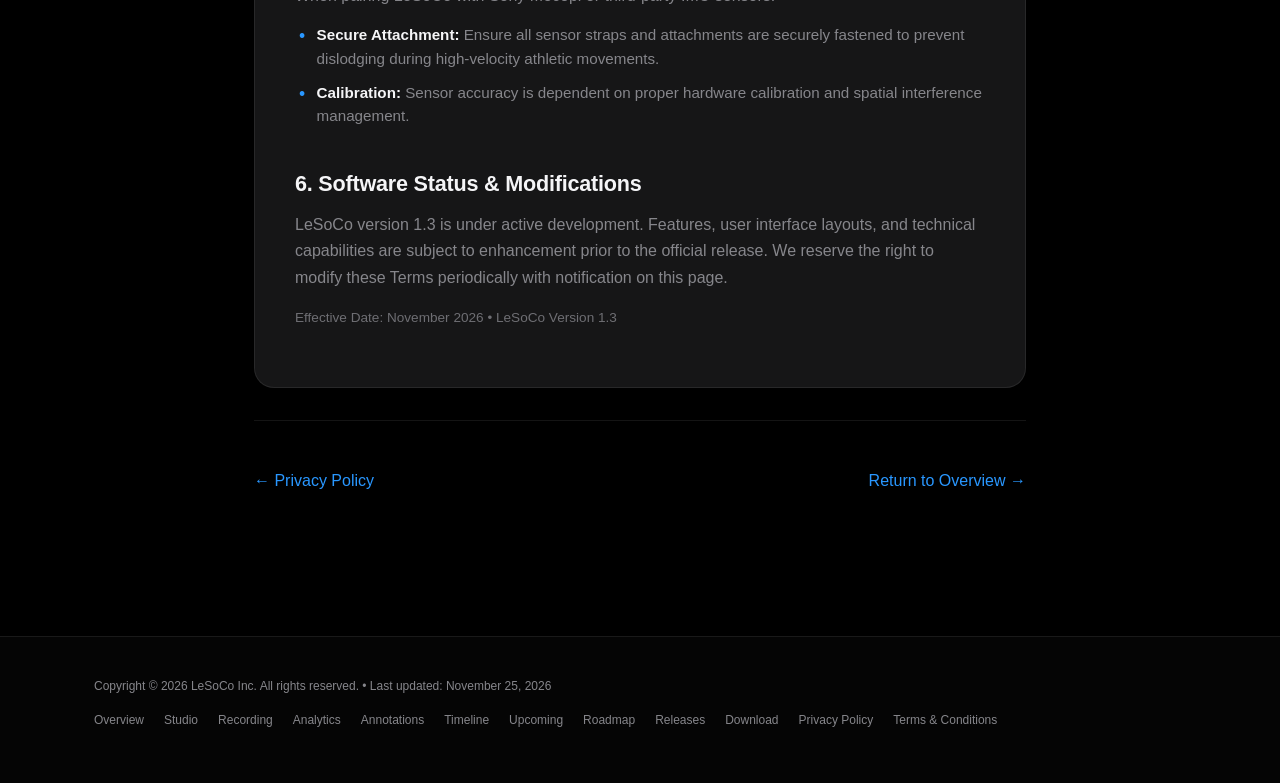
<file: terms.html>
<!DOCTYPE html>
<html lang="en">
<head>
  <meta charset="UTF-8" />
  <meta name="viewport" content="width=device-width, initial-scale=1.0" />
  <title>Terms &amp; Conditions — LeSoCo</title>
  <link rel="icon" href="data:image/svg+xml,<svg xmlns=%22http://www.w3.org/2000/svg%22 viewBox=%220 0 100 100%22><rect width=%22100%22 height=%22100%22 rx=%2222%22 fill=%22%23000000%22/><text x=%2250%22 y=%2266%22 font-family=%22-apple-system,BlinkMacSystemFont,SF Pro Display,sans-serif%22 font-weight=%22700%22 font-size=%2252%22 fill=%22%23ffffff%22 text-anchor=%22middle%22>L</text></svg>">
  <link rel="stylesheet" href="style.css" />
  <style>
    .legal-card {
      background: var(--apple-card-bg);
      border-radius: 20px;
      border: 1px solid var(--apple-border-subtle);
      padding: 2.75rem 2.5rem;
      margin: 2rem 0;
    }
    .legal-section {
      margin-bottom: 2.5rem;
    }
    .legal-section:last-child {
      margin-bottom: 0;
    }
    .legal-section h2 {
      font-size: 1.35rem;
      font-weight: 600;
      color: var(--apple-text-primary);
      margin-bottom: 0.75rem;
      letter-spacing: -0.01em;
    }
    .legal-section p {
      font-size: 1rem;
      line-height: 1.65;
      color: var(--apple-text-secondary);
      margin-bottom: 0.85rem;
    }
    .legal-section ul {
      list-style: none;
      padding-left: 0;
      display: flex;
      flex-direction: column;
      gap: 0.65rem;
      margin-top: 0.5rem;
    }
    .legal-section li {
      font-size: 0.95rem;
      color: var(--apple-text-secondary);
      position: relative;
      padding-left: 1.35rem;
      line-height: 1.55;
    }
    .legal-section li::before {
      content: "•";
      position: absolute;
      left: 0.25rem;
      color: var(--apple-blue-link);
      font-size: 1.1rem;
    }
    .legal-section li strong {
      color: var(--apple-text-primary);
    }
  </style>
</head>
<body>
    <!-- Apple Sticky Sub-Navigation with Mega Dropdown -->
  <header class="apple-nav">
    <div class="apple-nav-inner">
      <a href="index.html" class="apple-nav-brand">
        <span class="title">LeSoCo</span>
        <span class="subtitle">Terms &amp; Conditions</span>
      </a>
      <nav class="apple-nav-menu">
        <a href="index.html">Overview</a>
        <div class="apple-nav-dropdown-item">
          <button class="apple-nav-link-btn" id="featuresNavBtn" aria-expanded="false" aria-haspopup="true">
            Features
            <svg class="apple-nav-chevron" width="8" height="5" viewBox="0 0 10 6" fill="none" stroke="currentColor" stroke-width="1.8" stroke-linecap="round" stroke-linejoin="round"><path d="m1 1 4 4 4-4"/></svg>
          </button>
        </div>
        <a href="upcoming.html">Upcoming</a>
        <a href="roadmap.html">Roadmap</a>
        <a href="releases.html">Releases</a>
        <a href="https://github.com/sniffuntidypond/LeSoCo.git" target="_blank" rel="noopener noreferrer" class="apple-pill-btn">
          <svg width="13" height="13" viewBox="0 0 24 24" fill="none" stroke="currentColor" stroke-width="2.5" stroke-linecap="round" stroke-linejoin="round"><path d="M21 15v4a2 2 0 0 1-2 2H5a2 2 0 0 1-2-2v-4"/><polyline points="7 10 12 15 17 10"/><line x1="12" y1="15" x2="12" y2="3"/></svg>
          Download
        </a>
      </nav>
    </div>

    <!-- Apple Mega-Menu Dropdown (Matches Picture 1) -->
    <div class="apple-dropdown-menu" id="appleFeaturesDropdown" role="region" aria-label="Features Menu">
      <div class="apple-dropdown-inner">
        <!-- Column 1: Explore Features (Large Typography like Picture 1) -->
        <div class="apple-dropdown-col apple-dropdown-col-main">
          <span class="apple-dropdown-eyebrow">Explore Features</span>
          <ul class="apple-dropdown-list-large">
            <li><a href="studio.html">Studio</a></li>
            <li><a href="recording.html">Recording</a></li>
            <li><a href="analytics.html">Analytics</a></li>
            <li><a href="annotations.html">Annotations</a></li>
            <li><a href="timeline.html">Timeline</a></li>
          </ul>
          <div class="apple-dropdown-sublinks">
            <a href="upcoming.html">Compare Trainee &amp; Coach</a>
            <a href="upcoming.html">Sony Mocopi 12-IMU Support</a>
          </div>
        </div>

        <!-- Column 2: Roadmap & Releases (Picture 1 Column 2 style) -->
        <div class="apple-dropdown-col">
          <span class="apple-dropdown-eyebrow">Roadmap &amp; Releases</span>
          <ul class="apple-dropdown-list-secondary">
            <li><a href="upcoming.html">Upcoming 1.4</a></li>
            <li><a href="roadmap.html">Living Roadmap</a></li>
            <li><a href="releases.html">Release Notes v1.3</a></li>
            <li><a href="upcoming.html">Dual Split-Screen Mode</a></li>
            <li><a href="upcoming.html">High-Res Humanoid Rigs</a></li>
            <li><a href="roadmap.html">Monograph Roadmap ↗</a></li>
          </ul>
        </div>

        <!-- Column 3: Resources & Support (Picture 1 Column 3 style) -->
        <div class="apple-dropdown-col">
          <span class="apple-dropdown-eyebrow">More from LeSoCo</span>
          <ul class="apple-dropdown-list-secondary">
            <li><a href="https://github.com/sniffuntidypond/LeSoCo.git" target="_blank" rel="noopener noreferrer">Download LeSoCo ↗</a></li>
            <li><a href="https://github.com/sniffuntidypond/LeSoCo.git" target="_blank" rel="noopener noreferrer">GitHub Repository ↗</a></li>
            <li><a href="studio.html">4K Viewport &amp; .LSC Spec</a></li>
            <li><a href="privacy.html">Privacy Policy</a></li>
            <li><a href="terms.html">Terms &amp; Conditions</a></li>
          </ul>
        </div>
      </div>
    </div>
  </header>
  <div class="apple-dropdown-backdrop" id="appleDropdownBackdrop"></div>

  <main>
    <section class="apple-feature-hero">
      <div class="apple-hero-watermark">TERMS</div>
      <div class="apple-container">
        <span class="apple-eyebrow-white">LESOCO PLATFORM TERMS</span>
        <h1 class="apple-feature-headline">Simple, transparent terms.</h1>
        <p class="apple-feature-desc">
          Clear guidelines for using the LeSoCo motion capture, kinematic playback, and biomechanical analysis software.
        </p>
      </div>
    </section>

    <section class="apple-container" style="max-width: 820px; padding-bottom: 4rem;">
      <div class="legal-card">
        <!-- Section 1 -->
        <div class="legal-section">
          <h2>1. Agreement to Terms</h2>
          <p>
            By accessing or using the LeSoCo software, website, or associated kinematic utilities, you agree to be bound by these Terms and Conditions. If you are using LeSoCo on behalf of a sports team, academic institution, or commercial organization, you represent that you have authority to bind that entity.
          </p>
        </div>

        <!-- Section 2 -->
        <div class="legal-section">
          <h2>2. Software License &amp; Permitted Use</h2>
          <p>
            LeSoCo grants you a personal, non-exclusive, non-transferable license to use the platform for:
          </p>
          <ul>
            <li><strong>Motion Capture &amp; Coaching:</strong> Recording, playing back, trimming, and inspecting athletic and kinematic movements.</li>
            <li><strong>Biomechanical Research:</strong> Calculating joint angle differentials and benchmarking athlete performance against coach standards.</li>
            <li><strong>Fair Use:</strong> You agree not to reverse engineer, decompile, or tamper with the core binary architecture of LeSoCo.</li>
          </ul>
        </div>

        <!-- Section 3 -->
        <div class="legal-section">
          <h2>3. Ownership of Motion Captures &amp; Files</h2>
          <p>
            You retain 100% complete legal ownership of all kinematic motion files (<code>.lsc</code>), video captures, annotation comments, and custom benchmarks produced using LeSoCo.
          </p>
          <ul>
            <li><strong>Your Content:</strong> LeSoCo claims no intellectual property rights or ownership over your physical performance data or recordings.</li>
            <li><strong>Portability:</strong> You may freely export, share, publish, or delete your <code>.lsc</code> session containers at your discretion.</li>
          </ul>
        </div>

        <!-- Section 4 -->
        <div class="legal-section">
          <h2>4. Athletic &amp; Health Disclaimer</h2>
          <p>
            LeSoCo provides analytical degree calculations and automated posture evaluations for instructional, training, and athletic improvement purposes only.
          </p>
          <ul>
            <li><strong>Not Medical Advice:</strong> LeSoCo is not a certified medical device and does not provide clinical diagnosis, physical therapy prescriptions, or injury treatment plans.</li>
            <li><strong>Physical Safety:</strong> Users are solely responsible for ensuring adequate physical warm-ups, safe training environments, and adhering to qualified coaching or medical supervision.</li>
          </ul>
        </div>

        <!-- Section 5 -->
        <div class="legal-section">
          <h2>5. Sensor Hardware &amp; Environmental Safety</h2>
          <p>
            When pairing LeSoCo with Sony Mocopi or third-party IMU sensors:
          </p>
          <ul>
            <li><strong>Secure Attachment:</strong> Ensure all sensor straps and attachments are securely fastened to prevent dislodging during high-velocity athletic movements.</li>
            <li><strong>Calibration:</strong> Sensor accuracy is dependent on proper hardware calibration and spatial interference management.</li>
          </ul>
        </div>

        <!-- Section 6 -->
        <div class="legal-section">
          <h2>6. Software Status &amp; Modifications</h2>
          <p>
            LeSoCo version 1.3 is under active development. Features, user interface layouts, and technical capabilities are subject to enhancement prior to the official release. We reserve the right to modify these Terms periodically with notification on this page.
          </p>
          <p style="font-size: 0.85rem; color: var(--apple-text-tertiary); margin-top: 1rem;">
            Effective Date: November 2026 &bull; LeSoCo Version 1.3
          </p>
        </div>
      </div>

      <div class="apple-pagination">
        <a href="privacy.html" class="apple-nav-btn">&larr; Privacy Policy</a>
        <a href="index.html" class="apple-nav-btn">Return to Overview &rarr;</a>
      </div>
    </section>
  </main>

  <footer class="apple-footer">
    <div class="apple-container">
      <div class="apple-footer-bottom">
        <div>Copyright &copy; <span id="year"></span> LeSoCo Inc. All rights reserved. &bull; Last updated: November 25, 2026</div>
        <div class="apple-footer-links">
          <a href="index.html">Overview</a>
          <a href="studio.html">Studio</a>
          <a href="recording.html">Recording</a>
          <a href="analytics.html">Analytics</a>
          <a href="annotations.html">Annotations</a>
          <a href="timeline.html">Timeline</a>
          <a href="upcoming.html">Upcoming</a>
          <a href="roadmap.html">Roadmap</a>
        <a href="releases.html">Releases</a>
          <a href="https://github.com/sniffuntidypond/LeSoCo.git" target="_blank" rel="noopener noreferrer">Download</a>
          <a href="privacy.html">Privacy Policy</a>
          <a href="terms.html">Terms &amp; Conditions</a>
        </div>
      </div>
    </div>
  </footer>

  <script>
    document.getElementById('year').textContent = new Date().getFullYear();
  </script>
  <script src="dropdown.js"></script>
</body>
</html>
</file>
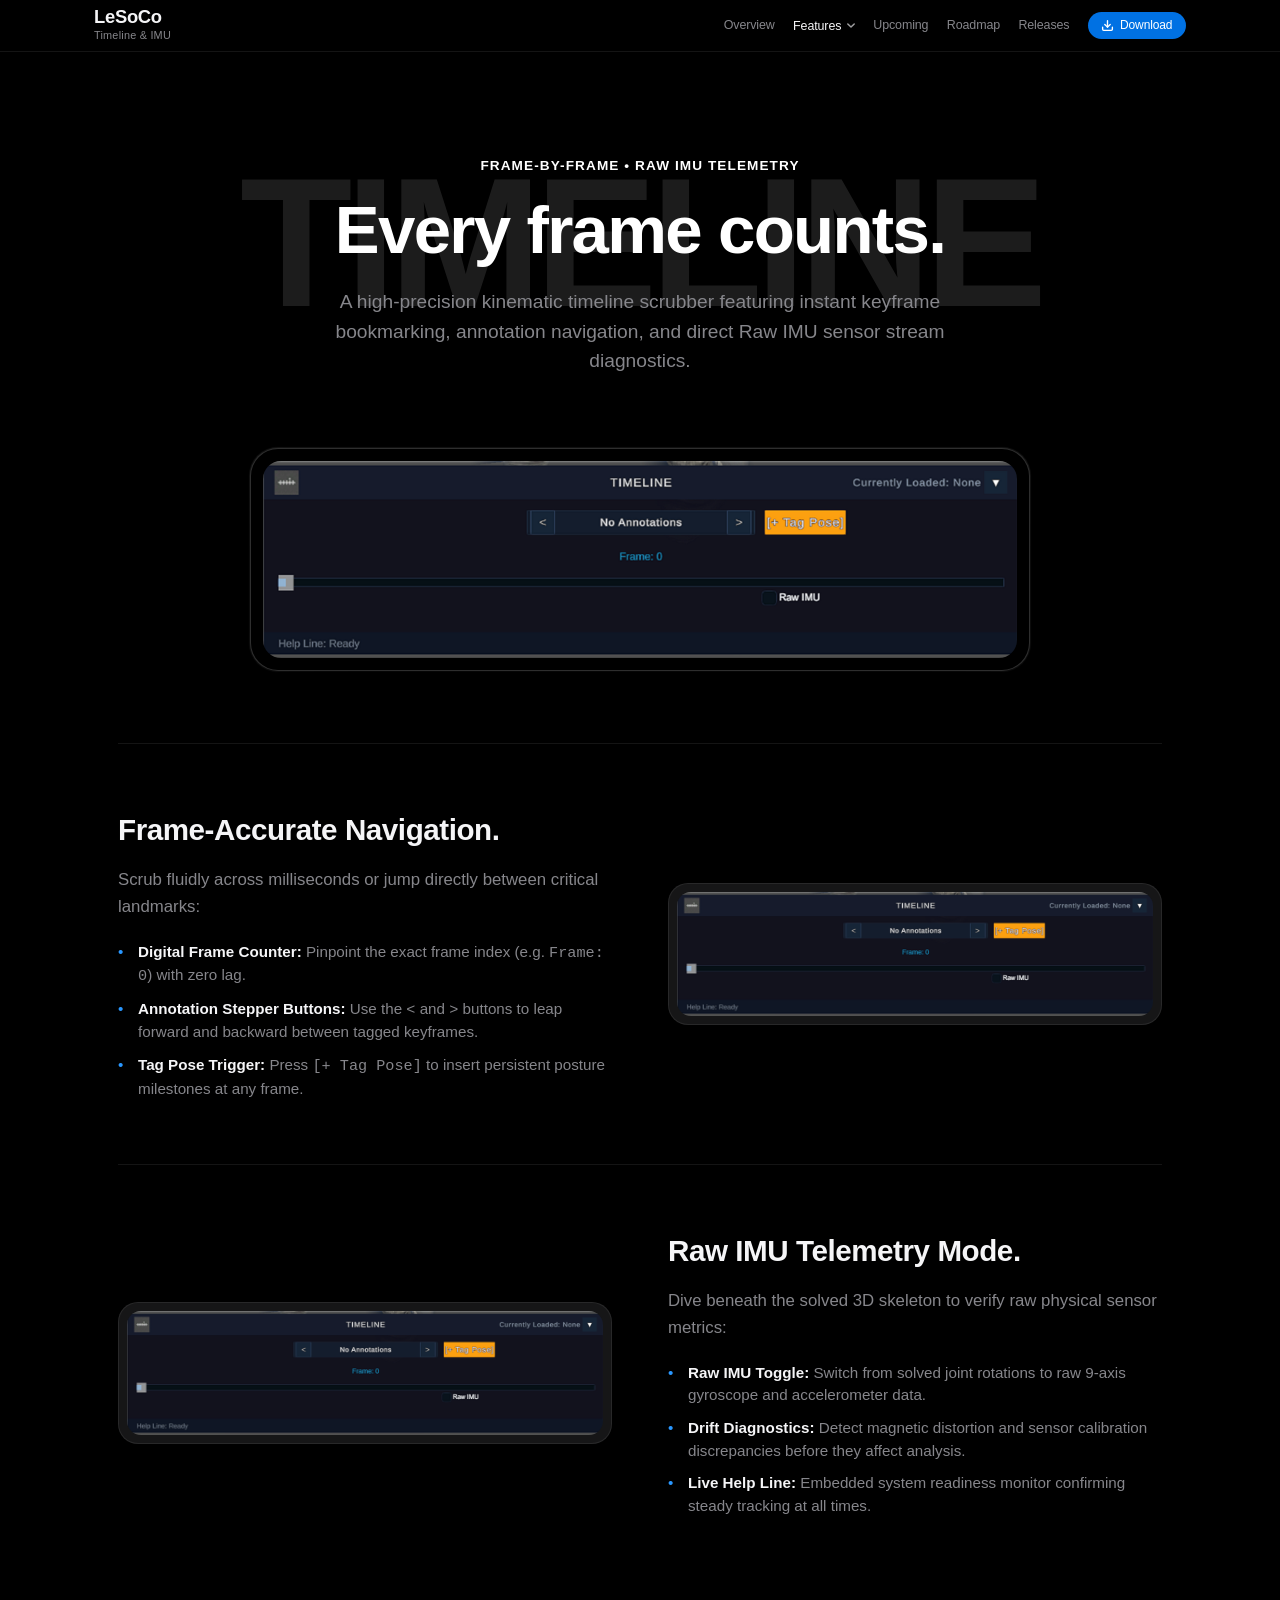
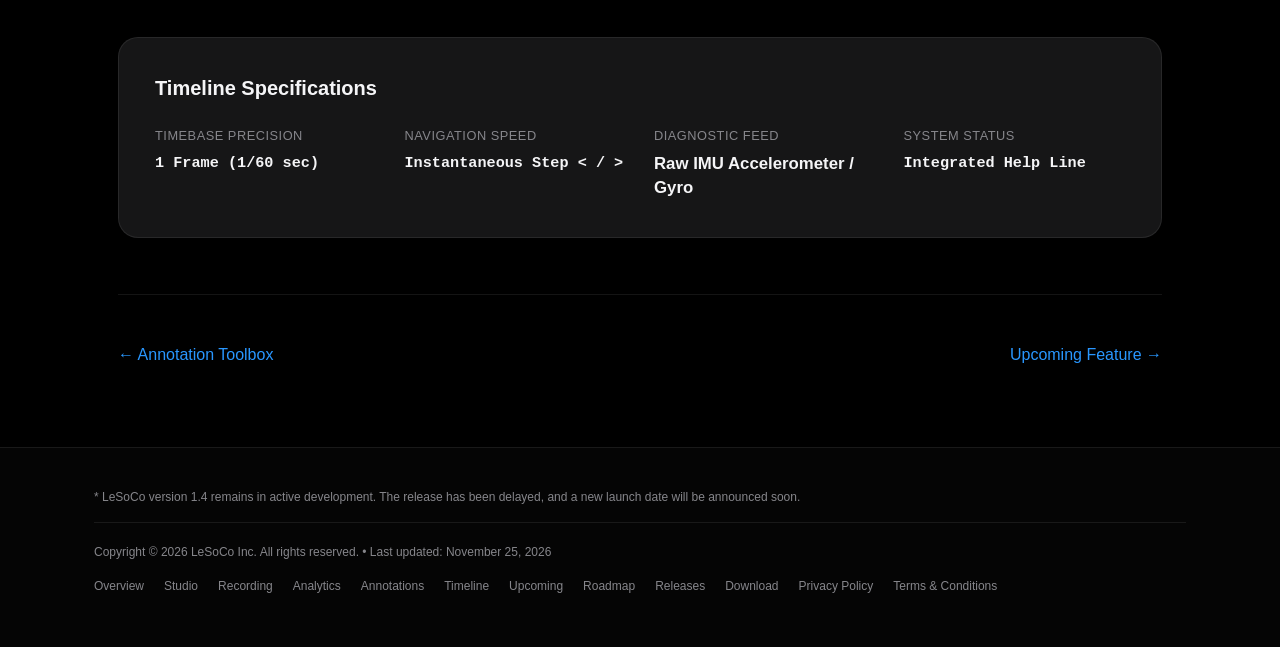
<file: timeline.html>
<!DOCTYPE html>
<html lang="en">
<head>
  <meta charset="UTF-8" />
  <meta name="viewport" content="width=device-width, initial-scale=1.0" />
  <title>Kinematic Timeline &amp; IMU — LeSoCo v1.3</title>
  <link rel="icon" href="data:image/svg+xml,<svg xmlns=%22http://www.w3.org/2000/svg%22 viewBox=%220 0 100 100%22><rect width=%22100%22 height=%22100%22 rx=%2222%22 fill=%22%23000000%22/><text x=%2250%22 y=%2266%22 font-family=%22-apple-system,BlinkMacSystemFont,SF Pro Display,sans-serif%22 font-weight=%22700%22 font-size=%2252%22 fill=%22%23ffffff%22 text-anchor=%22middle%22>L</text></svg>">
  <link rel="stylesheet" href="style.css" />
</head>
<body>
    <!-- Apple Sticky Sub-Navigation with Mega Dropdown -->
  <header class="apple-nav">
    <div class="apple-nav-inner">
      <a href="index.html" class="apple-nav-brand">
        <span class="title">LeSoCo</span>
        <span class="subtitle">Timeline &amp; IMU</span>
      </a>
      <nav class="apple-nav-menu">
        <a href="index.html">Overview</a>
        <div class="apple-nav-dropdown-item">
          <button class="apple-nav-link-btn active" id="featuresNavBtn" aria-expanded="false" aria-haspopup="true">
            Features
            <svg class="apple-nav-chevron" width="8" height="5" viewBox="0 0 10 6" fill="none" stroke="currentColor" stroke-width="1.8" stroke-linecap="round" stroke-linejoin="round"><path d="m1 1 4 4 4-4"/></svg>
          </button>
        </div>
        <a href="upcoming.html">Upcoming</a>
        <a href="roadmap.html">Roadmap</a>
        <a href="releases.html">Releases</a>
        <a href="https://github.com/sniffuntidypond/LeSoCo.git" target="_blank" rel="noopener noreferrer" class="apple-pill-btn">
          <svg width="13" height="13" viewBox="0 0 24 24" fill="none" stroke="currentColor" stroke-width="2.5" stroke-linecap="round" stroke-linejoin="round"><path d="M21 15v4a2 2 0 0 1-2 2H5a2 2 0 0 1-2-2v-4"/><polyline points="7 10 12 15 17 10"/><line x1="12" y1="15" x2="12" y2="3"/></svg>
          Download
        </a>
      </nav>
    </div>

    <!-- Apple Mega-Menu Dropdown (Matches Picture 1) -->
    <div class="apple-dropdown-menu" id="appleFeaturesDropdown" role="region" aria-label="Features Menu">
      <div class="apple-dropdown-inner">
        <!-- Column 1: Explore Features (Large Typography like Picture 1) -->
        <div class="apple-dropdown-col apple-dropdown-col-main">
          <span class="apple-dropdown-eyebrow">Explore Features</span>
          <ul class="apple-dropdown-list-large">
            <li><a href="studio.html">Studio</a></li>
            <li><a href="recording.html">Recording</a></li>
            <li><a href="analytics.html">Analytics</a></li>
            <li><a href="annotations.html">Annotations</a></li>
            <li><a href="timeline.html" class="active">Timeline</a></li>
          </ul>
          <div class="apple-dropdown-sublinks">
            <a href="upcoming.html">Compare Trainee &amp; Coach</a>
            <a href="upcoming.html">Sony Mocopi 12-IMU Support</a>
          </div>
        </div>

        <!-- Column 2: Roadmap & Releases (Picture 1 Column 2 style) -->
        <div class="apple-dropdown-col">
          <span class="apple-dropdown-eyebrow">Roadmap &amp; Releases</span>
          <ul class="apple-dropdown-list-secondary">
            <li><a href="upcoming.html">Upcoming 1.4</a></li>
            <li><a href="roadmap.html">Living Roadmap</a></li>
            <li><a href="releases.html">Release Notes v1.3</a></li>
            <li><a href="upcoming.html">Dual Split-Screen Mode</a></li>
            <li><a href="upcoming.html">High-Res Humanoid Rigs</a></li>
            <li><a href="roadmap.html">Monograph Roadmap ↗</a></li>
          </ul>
        </div>

        <!-- Column 3: Resources & Support (Picture 1 Column 3 style) -->
        <div class="apple-dropdown-col">
          <span class="apple-dropdown-eyebrow">More from LeSoCo</span>
          <ul class="apple-dropdown-list-secondary">
            <li><a href="https://github.com/sniffuntidypond/LeSoCo.git" target="_blank" rel="noopener noreferrer">Download LeSoCo ↗</a></li>
            <li><a href="https://github.com/sniffuntidypond/LeSoCo.git" target="_blank" rel="noopener noreferrer">GitHub Repository ↗</a></li>
            <li><a href="studio.html">4K Viewport &amp; .LSC Spec</a></li>
            <li><a href="privacy.html">Privacy Policy</a></li>
            <li><a href="terms.html">Terms &amp; Conditions</a></li>
          </ul>
        </div>
      </div>
    </div>
  </header>
  <div class="apple-dropdown-backdrop" id="appleDropdownBackdrop"></div>

  <main>
    <section class="apple-feature-hero">
      <div class="apple-hero-watermark">TIMELINE</div>
      <div class="apple-container">
        <span class="apple-eyebrow-white">FRAME-BY-FRAME &bull; RAW IMU TELEMETRY</span>
        <h1 class="apple-feature-headline">Every frame counts.</h1>
        <p class="apple-feature-desc">
          A high-precision kinematic timeline scrubber featuring instant keyframe bookmarking, annotation navigation, and direct Raw IMU sensor stream diagnostics.
        </p>
      </div>
    </section>

    <section class="apple-container">
      <div class="apple-screen-frame" style="max-width: 780px; margin: 1rem auto 4.5rem;">
        <div class="apple-screen-inner">
          <img src="images/timeline-scrubber.png" alt="Kinematic Timeline and IMU Panel" />
        </div>
      </div>

    <section class="apple-container">
      <div class="apple-content-row">
        <div class="apple-content-text">
          <h3>Frame-Accurate Navigation.</h3>
          <p>
            Scrub fluidly across milliseconds or jump directly between critical landmarks:
          </p>
          <ul>
            <li><strong>Digital Frame Counter:</strong> Pinpoint the exact frame index (e.g. <code>Frame: 0</code>) with zero lag.</li>
            <li><strong>Annotation Stepper Buttons:</strong> Use the <code>&lt;</code> and <code>&gt;</code> buttons to leap forward and backward between tagged keyframes.</li>
            <li><strong>Tag Pose Trigger:</strong> Press <code>[+ Tag Pose]</code> to insert persistent posture milestones at any frame.</li>
          </ul>
        </div>
        <div class="apple-content-media">
          <img src="images/timeline-scrubber.png" alt="Timeline scrubber controls" />
        </div>
      </div>

      <div class="apple-content-row reversed">
        <div class="apple-content-text">
          <h3>Raw IMU Telemetry Mode.</h3>
          <p>
            Dive beneath the solved 3D skeleton to verify raw physical sensor metrics:
          </p>
          <ul>
            <li><strong>Raw IMU Toggle:</strong> Switch from solved joint rotations to raw 9-axis gyroscope and accelerometer data.</li>
            <li><strong>Drift Diagnostics:</strong> Detect magnetic distortion and sensor calibration discrepancies before they affect analysis.</li>
            <li><strong>Live Help Line:</strong> Embedded system readiness monitor confirming steady tracking at all times.</li>
          </ul>
        </div>
        <div class="apple-content-media">
          <img src="images/timeline-scrubber.png" alt="Raw IMU toggle and status line" />
        </div>
      </div>

      <div class="apple-specs-table">
        <h2 class="apple-specs-title">Timeline Specifications</h2>
        <div class="apple-specs-grid">
          <div class="apple-spec-col">
            <span class="apple-spec-key">Timebase Precision</span>
            <span class="apple-spec-val mono">1 Frame (1/60 sec)</span>
          </div>
          <div class="apple-spec-col">
            <span class="apple-spec-key">Navigation Speed</span>
            <span class="apple-spec-val mono">Instantaneous Step &lt; / &gt;</span>
          </div>
          <div class="apple-spec-col">
            <span class="apple-spec-key">Diagnostic Feed</span>
            <span class="apple-spec-val">Raw IMU Accelerometer / Gyro</span>
          </div>
          <div class="apple-spec-col">
            <span class="apple-spec-key">System Status</span>
            <span class="apple-spec-val mono">Integrated Help Line</span>
          </div>
        </div>
      </div>

      <div class="apple-pagination">
        <a href="annotations.html" class="apple-nav-btn">&larr; Annotation Toolbox</a>
        <a href="upcoming.html" class="apple-nav-btn">Upcoming Feature &rarr;</a>
      </div>
    </section>
  </main>

  <footer class="apple-footer">
    <div class="apple-container">
      <div class="apple-footer-note">
        * LeSoCo version 1.4 remains in active development. The release has been delayed, and a new launch date will be announced soon.
      </div>
      <div class="apple-footer-bottom">
        <div>Copyright &copy; <span id="year"></span> LeSoCo Inc. All rights reserved. &bull; Last updated: November 25, 2026</div>
        <div class="apple-footer-links">
          <a href="index.html">Overview</a>
          <a href="studio.html">Studio</a>
          <a href="recording.html">Recording</a>
          <a href="analytics.html">Analytics</a>
          <a href="annotations.html">Annotations</a>
          <a href="timeline.html">Timeline</a>
          <a href="upcoming.html">Upcoming</a>
          <a href="roadmap.html">Roadmap</a>
        <a href="releases.html">Releases</a>
          <a href="https://github.com/sniffuntidypond/LeSoCo.git" target="_blank" rel="noopener noreferrer">Download</a>
          <a href="privacy.html">Privacy Policy</a>
          <a href="terms.html">Terms &amp; Conditions</a>
        </div>
      </div>
    </div>
  </footer>

  <script>
    document.getElementById('year').textContent = new Date().getFullYear();
  </script>
  <script src="dropdown.js"></script>
</body>
</html>
</file>
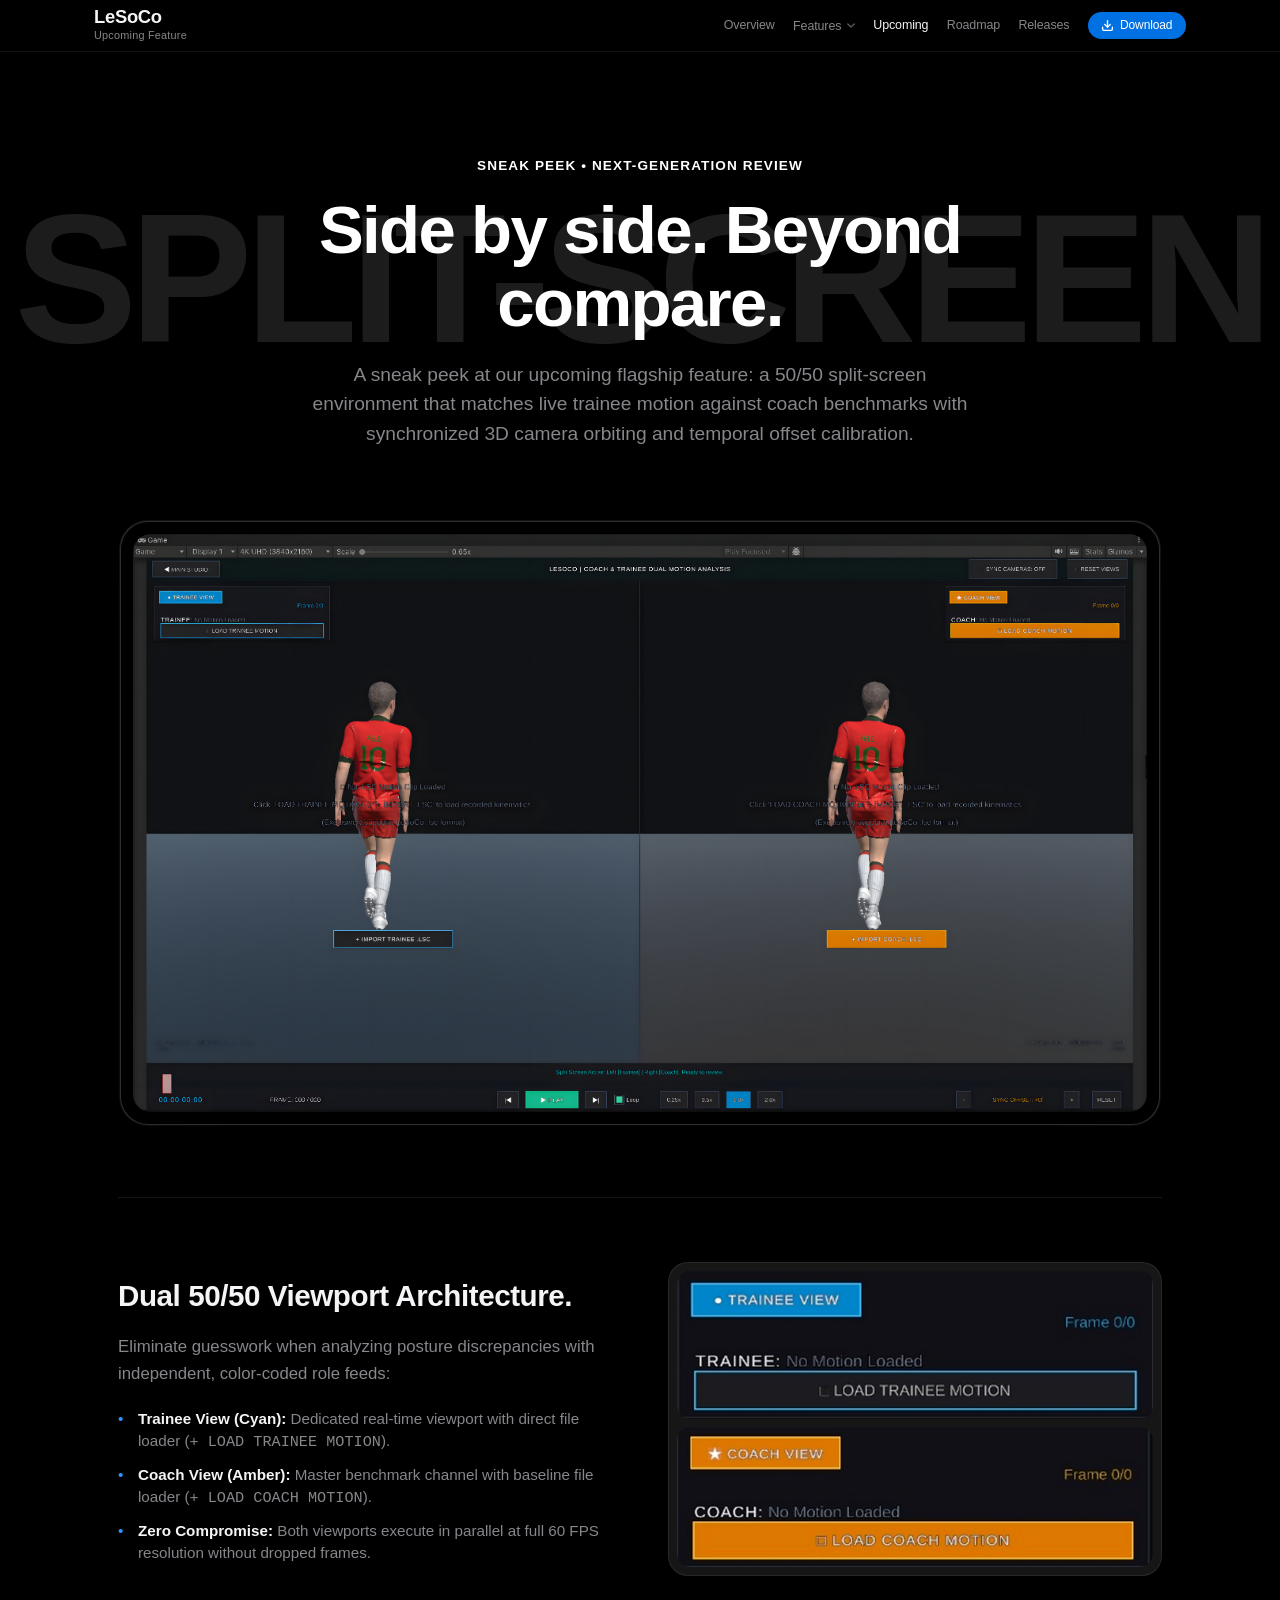
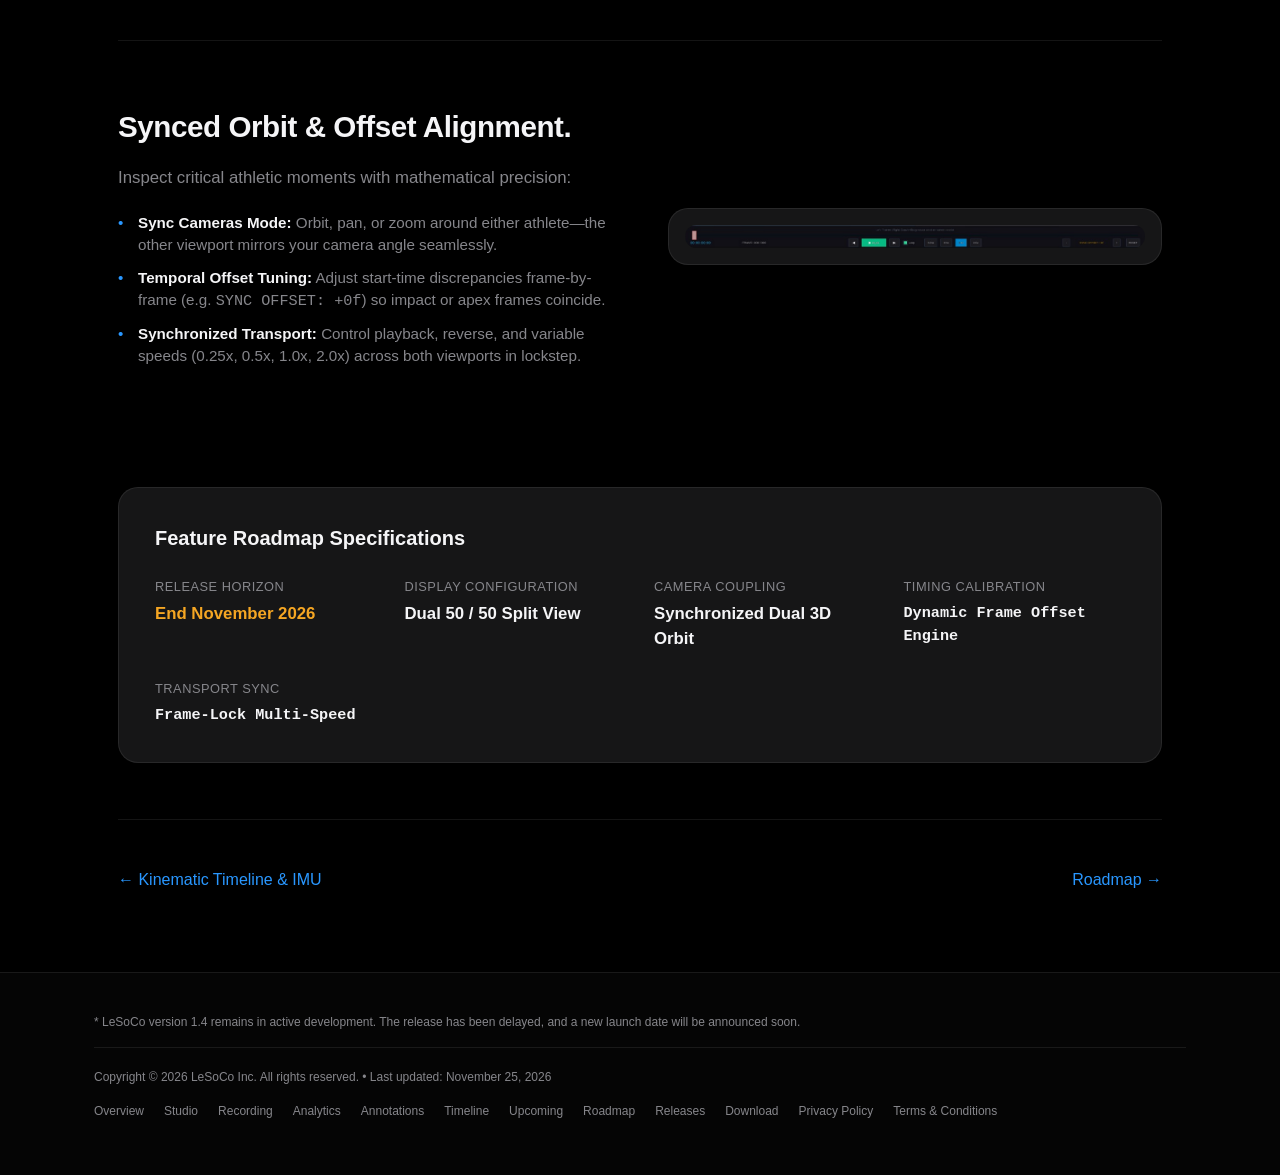
<file: upcoming.html>
<!DOCTYPE html>
<html lang="en">
<head>
  <meta charset="UTF-8" />
  <meta name="viewport" content="width=device-width, initial-scale=1.0" />
  <title>Upcoming Feature — Coach &amp; Trainee Dual Motion Analysis</title>
  <link rel="icon" href="data:image/svg+xml,<svg xmlns=%22http://www.w3.org/2000/svg%22 viewBox=%220 0 100 100%22><rect width=%22100%22 height=%22100%22 rx=%2222%22 fill=%22%23000000%22/><text x=%2250%22 y=%2266%22 font-family=%22-apple-system,BlinkMacSystemFont,SF Pro Display,sans-serif%22 font-weight=%22700%22 font-size=%2252%22 fill=%22%23ffffff%22 text-anchor=%22middle%22>L</text></svg>">
  <link rel="stylesheet" href="style.css" />
</head>
<body>
    <!-- Apple Sticky Sub-Navigation with Mega Dropdown -->
  <header class="apple-nav">
    <div class="apple-nav-inner">
      <a href="index.html" class="apple-nav-brand">
        <span class="title">LeSoCo</span>
        <span class="subtitle">Upcoming Feature</span>
      </a>
      <nav class="apple-nav-menu">
        <a href="index.html">Overview</a>
        <div class="apple-nav-dropdown-item">
          <button class="apple-nav-link-btn" id="featuresNavBtn" aria-expanded="false" aria-haspopup="true">
            Features
            <svg class="apple-nav-chevron" width="8" height="5" viewBox="0 0 10 6" fill="none" stroke="currentColor" stroke-width="1.8" stroke-linecap="round" stroke-linejoin="round"><path d="m1 1 4 4 4-4"/></svg>
          </button>
        </div>
        <a href="upcoming.html" class="active">Upcoming</a>
        <a href="roadmap.html">Roadmap</a>
        <a href="releases.html">Releases</a>
        <a href="https://github.com/sniffuntidypond/LeSoCo.git" target="_blank" rel="noopener noreferrer" class="apple-pill-btn">
          <svg width="13" height="13" viewBox="0 0 24 24" fill="none" stroke="currentColor" stroke-width="2.5" stroke-linecap="round" stroke-linejoin="round"><path d="M21 15v4a2 2 0 0 1-2 2H5a2 2 0 0 1-2-2v-4"/><polyline points="7 10 12 15 17 10"/><line x1="12" y1="15" x2="12" y2="3"/></svg>
          Download
        </a>
      </nav>
    </div>

    <!-- Apple Mega-Menu Dropdown (Matches Picture 1) -->
    <div class="apple-dropdown-menu" id="appleFeaturesDropdown" role="region" aria-label="Features Menu">
      <div class="apple-dropdown-inner">
        <!-- Column 1: Explore Features (Large Typography like Picture 1) -->
        <div class="apple-dropdown-col apple-dropdown-col-main">
          <span class="apple-dropdown-eyebrow">Explore Features</span>
          <ul class="apple-dropdown-list-large">
            <li><a href="studio.html">Studio</a></li>
            <li><a href="recording.html">Recording</a></li>
            <li><a href="analytics.html">Analytics</a></li>
            <li><a href="annotations.html">Annotations</a></li>
            <li><a href="timeline.html">Timeline</a></li>
          </ul>
          <div class="apple-dropdown-sublinks">
            <a href="upcoming.html">Compare Trainee &amp; Coach</a>
            <a href="upcoming.html">Sony Mocopi 12-IMU Support</a>
          </div>
        </div>

        <!-- Column 2: Roadmap & Releases (Picture 1 Column 2 style) -->
        <div class="apple-dropdown-col">
          <span class="apple-dropdown-eyebrow">Roadmap &amp; Releases</span>
          <ul class="apple-dropdown-list-secondary">
            <li><a href="upcoming.html" class="active">Upcoming 1.4</a></li>
            <li><a href="roadmap.html">Living Roadmap</a></li>
            <li><a href="releases.html">Release Notes v1.3</a></li>
            <li><a href="upcoming.html">Dual Split-Screen Mode</a></li>
            <li><a href="upcoming.html">High-Res Humanoid Rigs</a></li>
            <li><a href="roadmap.html">Monograph Roadmap ↗</a></li>
          </ul>
        </div>

        <!-- Column 3: Resources & Support (Picture 1 Column 3 style) -->
        <div class="apple-dropdown-col">
          <span class="apple-dropdown-eyebrow">More from LeSoCo</span>
          <ul class="apple-dropdown-list-secondary">
            <li><a href="https://github.com/sniffuntidypond/LeSoCo.git" target="_blank" rel="noopener noreferrer">Download LeSoCo ↗</a></li>
            <li><a href="https://github.com/sniffuntidypond/LeSoCo.git" target="_blank" rel="noopener noreferrer">GitHub Repository ↗</a></li>
            <li><a href="studio.html">4K Viewport &amp; .LSC Spec</a></li>
            <li><a href="privacy.html">Privacy Policy</a></li>
            <li><a href="terms.html">Terms &amp; Conditions</a></li>
          </ul>
        </div>
      </div>
    </div>
  </header>
  <div class="apple-dropdown-backdrop" id="appleDropdownBackdrop"></div>

  <main>
    <section class="apple-feature-hero">
      <div class="apple-hero-watermark">SPLIT-SCREEN</div>
      <div class="apple-container">
        <span class="apple-eyebrow-white">SNEAK PEEK &bull; NEXT-GENERATION REVIEW</span>
        <h1 class="apple-feature-headline">Side by side. Beyond compare.</h1>
        <p class="apple-feature-desc">
          A sneak peek at our upcoming flagship feature: a 50/50 split-screen environment that matches live trainee motion against coach benchmarks with synchronized 3D camera orbiting and temporal offset calibration.
        </p>
      </div>
    </section>

    <section class="apple-container">
      <div class="apple-screen-frame" style="margin: 1rem auto 4.5rem;">
        <div class="apple-screen-inner">
          <img src="images/Unity_Lb7mdq1ZQq_upscayl_4x_upscayl-standard-4x.png" alt="Coach and Trainee Dual Motion Split Screen in Action" />
        </div>
      </div>

    <section class="apple-container">
      <!-- Row 1: Dual Viewports & Panels -->
      <div class="apple-content-row">
        <div class="apple-content-text">
          <h3>Dual 50/50 Viewport Architecture.</h3>
          <p>
            Eliminate guesswork when analyzing posture discrepancies with independent, color-coded role feeds:
          </p>
          <ul>
            <li><strong>Trainee View (Cyan):</strong> Dedicated real-time viewport with direct file loader (<code>+ LOAD TRAINEE MOTION</code>).</li>
            <li><strong>Coach View (Amber):</strong> Master benchmark channel with baseline file loader (<code>+ LOAD COACH MOTION</code>).</li>
            <li><strong>Zero Compromise:</strong> Both viewports execute in parallel at full 60 FPS resolution without dropped frames.</li>
          </ul>
        </div>
        <div class="apple-content-media" style="display:flex; flex-direction:column; gap:8px;">
          <img src="images/trainee-view-panel.png" alt="Trainee View Panel" />
          <img src="images/coach-view-panel.png" alt="Coach View Panel" />
        </div>
      </div>

      <!-- Row 3: Synced Orbit & Temporal Offset Transport -->
      <div class="apple-content-row">
        <div class="apple-content-text">
          <h3>Synced Orbit &amp; Offset Alignment.</h3>
          <p>
            Inspect critical athletic moments with mathematical precision:
          </p>
          <ul>
            <li><strong>Sync Cameras Mode:</strong> Orbit, pan, or zoom around either athlete—the other viewport mirrors your camera angle seamlessly.</li>
            <li><strong>Temporal Offset Tuning:</strong> Adjust start-time discrepancies frame-by-frame (e.g. <code>SYNC OFFSET: +0f</code>) so impact or apex frames coincide.</li>
            <li><strong>Synchronized Transport:</strong> Control playback, reverse, and variable speeds (0.25x, 0.5x, 1.0x, 2.0x) across both viewports in lockstep.</li>
          </ul>
        </div>
        <div class="apple-content-media" style="padding: 16px;">
          <img src="images/dual-transport-bar.png" alt="Synchronized Transport and Offset Bar" />
        </div>
      </div>

      <!-- Specs Table -->
      <div class="apple-specs-table">
        <h2 class="apple-specs-title">Feature Roadmap Specifications</h2>
        <div class="apple-specs-grid">
          <div class="apple-spec-col">
            <span class="apple-spec-key">Release Horizon</span>
            <span class="apple-spec-val" style="color: var(--apple-amber);">End November 2026</span>
          </div>
          <div class="apple-spec-col">
            <span class="apple-spec-key">Display Configuration</span>
            <span class="apple-spec-val">Dual 50 / 50 Split View</span>
          </div>
          <div class="apple-spec-col">
            <span class="apple-spec-key">Camera Coupling</span>
            <span class="apple-spec-val">Synchronized Dual 3D Orbit</span>
          </div>
          <div class="apple-spec-col">
            <span class="apple-spec-key">Timing Calibration</span>
            <span class="apple-spec-val mono">Dynamic Frame Offset Engine</span>
          </div>
          <div class="apple-spec-col">
            <span class="apple-spec-key">Transport Sync</span>
            <span class="apple-spec-val mono">Frame-Lock Multi-Speed</span>
          </div>
        </div>
      </div>

      <div class="apple-pagination">
        <a href="timeline.html" class="apple-nav-btn">&larr; Kinematic Timeline &amp; IMU</a>
        <a href="roadmap.html" class="apple-nav-btn">Roadmap &rarr;</a>
      </div>
    </section>
  </main>

  <footer class="apple-footer">
    <div class="apple-container">
      <div class="apple-footer-note">
        * LeSoCo version 1.4 remains in active development. The release has been delayed, and a new launch date will be announced soon.
      </div>
      <div class="apple-footer-bottom">
        <div>Copyright &copy; <span id="year"></span> LeSoCo Inc. All rights reserved. &bull; Last updated: November 25, 2026</div>
        <div class="apple-footer-links">
          <a href="index.html">Overview</a>
          <a href="studio.html">Studio</a>
          <a href="recording.html">Recording</a>
          <a href="analytics.html">Analytics</a>
          <a href="annotations.html">Annotations</a>
          <a href="timeline.html">Timeline</a>
          <a href="upcoming.html">Upcoming</a>
          <a href="roadmap.html">Roadmap</a>
        <a href="releases.html">Releases</a>
          <a href="https://github.com/sniffuntidypond/LeSoCo.git" target="_blank" rel="noopener noreferrer">Download</a>
          <a href="privacy.html">Privacy Policy</a>
          <a href="terms.html">Terms &amp; Conditions</a>
        </div>
      </div>
    </div>
  </footer>

  <script>
    document.getElementById('year').textContent = new Date().getFullYear();
  </script>
  <script src="dropdown.js"></script>
</body>
</html>
</file>
<file: style.css>
/* ==========================================================================
   Apple-Inspired Design System for LeSoCo
   Reference: Apple Product Launch Pages (MacBook Pro / PROLED XDR Display)
   ========================================================================== */

:root {
  --apple-black: #000000;
  --apple-dark-bg: #050505;
  --apple-card-bg: #161617;
  --apple-card-hover: #1c1c1e;
  --apple-surface: #101012;
  --apple-border: rgba(255, 255, 255, 0.12);
  --apple-border-subtle: rgba(255, 255, 255, 0.08);
  --apple-text-primary: #f5f5f7;
  --apple-text-secondary: #86868b;
  --apple-text-tertiary: #6e6e73;
  --apple-blue: #0071e3;
  --apple-blue-hover: #0077ed;
  --apple-blue-link: #2997ff;
  --apple-amber: #f5a623;
  --font-family: -apple-system, BlinkMacSystemFont, "SF Pro Display", "SF Pro Text", "Helvetica Neue", Helvetica, Arial, sans-serif;
  --font-mono: SFMono-Regular, "SF Mono", Menlo, Consolas, Monaco, monospace;
}

* {
  box-sizing: border-box;
  margin: 0;
  padding: 0;
}

html {
  background-color: var(--apple-black);
  color: var(--apple-text-primary);
  font-family: var(--font-family);
  -webkit-font-smoothing: antialiased;
  -moz-osx-font-smoothing: grayscale;
  scroll-behavior: smooth;
  overflow-y: auto;
  overflow-x: clip;
}

body {
  background-color: var(--apple-black);
  color: var(--apple-text-primary);
  min-height: 100vh;
  display: flex;
  flex-direction: column;
  line-height: 1.47;
  overflow-x: clip;
  overflow-y: visible;
}

/* Base Elements */
img {
  image-rendering: -webkit-optimize-contrast;
}

/* ==========================================================================
   Apple Dark Scrollbar (Matches Apple Launch Page Scrollbar)
   ========================================================================== */
::-webkit-scrollbar {
  width: 10px;
  height: 10px;
}

::-webkit-scrollbar-track {
  background: #000000;
}

::-webkit-scrollbar-thumb {
  background: #2c2c2e;
  border-radius: 999px;
  border: 2px solid #000000;
}

::-webkit-scrollbar-thumb:hover {
  background: #48484a;
}

* {
  scrollbar-color: #2c2c2e #000000;
  scrollbar-width: thin;
}

/* ==========================================================================
   Apple Sticky Sub-Navigation Bar
   ========================================================================== */
header.apple-nav {
  position: sticky;
  top: 0;
  z-index: 999;
  background: rgba(0, 0, 0, 0.82);
  backdrop-filter: blur(20px) saturate(180%);
  -webkit-backdrop-filter: blur(20px) saturate(180%);
  border-bottom: 1px solid var(--apple-border-subtle);
  height: 52px;
}

.apple-nav-inner {
  max-width: 1140px;
  height: 100%;
  margin: 0 auto;
  padding: 0 1.5rem;
  display: flex;
  align-items: center;
  justify-content: space-between;
}

.apple-nav-brand {
  display: flex;
  flex-direction: column;
  text-decoration: none;
}

.apple-nav-brand .title {
  font-size: 1.15rem;
  font-weight: 600;
  color: var(--apple-text-primary);
  letter-spacing: -0.015em;
  line-height: 1.1;
}

.apple-nav-brand .subtitle {
  font-size: 0.68rem;
  color: var(--apple-text-secondary);
  font-weight: 400;
  letter-spacing: 0.02em;
}

.apple-nav-menu {
  display: flex;
  align-items: center;
  gap: 1.15rem;
}

.apple-nav-menu a {
  color: var(--apple-text-secondary);
  text-decoration: none;
  font-size: 0.78rem;
  font-weight: 400;
  letter-spacing: -0.01em;
  transition: color 0.15s ease;
  white-space: nowrap;
}

.apple-nav-menu a:hover {
  color: var(--apple-text-primary);
}

.apple-nav-menu a.active {
  color: var(--apple-text-primary);
  font-weight: 500;
}

.apple-pill-btn {
  display: inline-flex;
  align-items: center;
  gap: 0.35rem;
  background-color: var(--apple-blue);
  color: #ffffff !important;
  font-size: 0.75rem !important;
  font-weight: 500 !important;
  padding: 0.3rem 0.85rem;
  border-radius: 980px;
  text-decoration: none;
  transition: background-color 0.15s ease, transform 0.15s ease, box-shadow 0.15s ease;
  white-space: nowrap;
}

.apple-pill-btn:hover {
  background-color: var(--apple-blue-hover);
  transform: scale(1.02);
}

.apple-pill-btn:active {
  transform: scale(0.96);
}

/* ==========================================================================
   Apple-Style Mega-Menu Dropdown (Matches Picture 1 Reference)
   ========================================================================== */
.apple-nav-dropdown-item {
  position: relative;
  display: flex;
  align-items: center;
}

.apple-nav-link-btn {
  background: none;
  border: none;
  cursor: pointer;
  padding: 0;
  font-family: inherit;
  color: var(--apple-text-secondary);
  font-size: 0.78rem;
  font-weight: 400;
  letter-spacing: -0.01em;
  display: inline-flex;
  align-items: center;
  gap: 0.35rem;
  transition: color 0.15s ease;
  white-space: nowrap;
}

.apple-nav-link-btn:hover,
.apple-nav-link-btn.active,
header.apple-nav.dropdown-open .apple-nav-link-btn {
  color: var(--apple-text-primary);
}

.apple-nav-link-btn.active {
  font-weight: 500;
}

.apple-nav-chevron {
  transition: transform 0.25s cubic-bezier(0.16, 1, 0.3, 1), opacity 0.15s ease;
  opacity: 0.65;
}

header.apple-nav.dropdown-open .apple-nav-chevron {
  transform: rotate(180deg);
  opacity: 1;
}

/* Full-Width Apple Mega Dropdown Panel */
.apple-dropdown-menu {
  position: absolute;
  top: 100%;
  left: 0;
  width: 100%;
  background: rgba(22, 22, 23, 0.94);
  backdrop-filter: blur(28px) saturate(180%);
  -webkit-backdrop-filter: blur(28px) saturate(180%);
  border-bottom: 1px solid rgba(255, 255, 255, 0.12);
  box-shadow: 0 35px 70px rgba(0, 0, 0, 0.85);
  opacity: 0;
  visibility: hidden;
  transform: translateY(-8px);
  transition: opacity 0.25s cubic-bezier(0.16, 1, 0.3, 1),
              transform 0.25s cubic-bezier(0.16, 1, 0.3, 1),
              visibility 0.25s;
  z-index: 998;
  pointer-events: none;
}

header.apple-nav.dropdown-open .apple-dropdown-menu {
  opacity: 1;
  visibility: visible;
  transform: translateY(0);
  pointer-events: auto;
}

/* Dropdown Inner Container */
.apple-dropdown-inner {
  max-width: 1140px;
  width: 100%;
  margin: 0 auto;
  padding: 2.75rem 1.5rem 3.5rem;
  display: grid;
  grid-template-columns: 1.6fr 1.25fr 1.25fr;
  gap: 3.5rem;
}

.apple-dropdown-col {
  display: flex;
  flex-direction: column;
}

.apple-dropdown-eyebrow {
  font-size: 0.75rem;
  font-weight: 400;
  letter-spacing: -0.01em;
  color: var(--apple-text-secondary);
  margin-bottom: 0.95rem;
  user-select: none;
}

/* Column 1: Large Headline Links (Matches Picture 1 "Explore Mac") */
.apple-dropdown-list-large {
  list-style: none;
  padding: 0;
  margin: 0;
  display: flex;
  flex-direction: column;
  gap: 0.2rem;
}

.apple-dropdown-list-large li a {
  color: #f5f5f7;
  font-size: clamp(1.35rem, 1.8vw, 1.65rem);
  font-weight: 700;
  letter-spacing: -0.025em;
  line-height: 1.25;
  text-decoration: none;
  display: inline-block;
  transition: color 0.15s ease, transform 0.15s ease;
}

.apple-dropdown-list-large li a:hover {
  color: #ffffff;
  transform: translateX(4px);
}

.apple-dropdown-list-large li a.active {
  color: var(--apple-blue-link);
}

/* Sublinks at the bottom of Column 1 (Matches "Compare Mac" / "Switch from PC to Mac") */
.apple-dropdown-sublinks {
  margin-top: 1.5rem;
  padding-top: 1.25rem;
  border-top: 1px solid rgba(255, 255, 255, 0.08);
  display: flex;
  flex-direction: column;
  gap: 0.45rem;
}

.apple-dropdown-sublinks a {
  color: #f5f5f7;
  font-size: 0.78rem;
  font-weight: 600;
  letter-spacing: -0.01em;
  text-decoration: none;
  transition: color 0.15s ease;
}

.apple-dropdown-sublinks a:hover {
  color: var(--apple-blue-link);
}

/* Column 2 & 3: Secondary Links (Matches Picture 1 "Shop Mac" and "More from Mac") */
.apple-dropdown-list-secondary {
  list-style: none;
  padding: 0;
  margin: 0;
  display: flex;
  flex-direction: column;
  gap: 0.5rem;
}

.apple-dropdown-list-secondary li a {
  color: #f5f5f7;
  font-size: 0.82rem;
  font-weight: 600;
  line-height: 1.45;
  letter-spacing: -0.01em;
  text-decoration: none;
  display: inline-block;
  transition: color 0.15s ease;
}

.apple-dropdown-list-secondary li a:hover {
  color: var(--apple-blue-link);
}

.apple-dropdown-list-secondary li a.active {
  color: var(--apple-blue-link);
}

/* Dimmed Backdrop Blur */
.apple-dropdown-backdrop {
  position: fixed;
  top: 0;
  left: 0;
  width: 100vw;
  height: 100vh;
  background: rgba(0, 0, 0, 0.48);
  backdrop-filter: blur(12px);
  -webkit-backdrop-filter: blur(12px);
  opacity: 0;
  visibility: hidden;
  transition: opacity 0.3s cubic-bezier(0.16, 1, 0.3, 1), visibility 0.3s;
  z-index: 990;
  pointer-events: none;
}

body.dropdown-open .apple-dropdown-backdrop {
  opacity: 1;
  visibility: visible;
  pointer-events: auto;
}

/* Responsive Mega Dropdown */
@media (max-width: 860px) {
  .apple-dropdown-inner {
    grid-template-columns: 1fr;
    gap: 2rem;
    padding: 2rem 1.5rem 2.5rem;
    max-height: calc(100vh - 65px);
    overflow-y: auto;
  }
}

.apple-hero-cta-group {
  display: flex;
  align-items: center;
  justify-content: center;
  flex-wrap: wrap;
  gap: 1.25rem;
  margin-top: 1.5rem;
}

.apple-btn-cta {
  display: inline-flex;
  align-items: center;
  justify-content: center;
  gap: 0.5rem;
  background-color: var(--apple-blue);
  color: #ffffff;
  font-size: 0.95rem;
  font-weight: 500;
  padding: 0.75rem 1.6rem;
  border-radius: 980px;
  text-decoration: none;
  transition: all 0.2s cubic-bezier(0.16, 1, 0.3, 1);
  box-shadow: 0 4px 18px rgba(0, 113, 227, 0.35);
}

.apple-btn-cta:hover {
  background-color: var(--apple-blue-hover);
  transform: scale(1.03);
  box-shadow: 0 6px 24px rgba(0, 113, 227, 0.5);
}

.apple-btn-cta:active {
  transform: scale(0.97);
}

.apple-btn-cta-secondary {
  display: inline-flex;
  align-items: center;
  justify-content: center;
  gap: 0.5rem;
  background-color: rgba(255, 255, 255, 0.08);
  color: var(--apple-text-primary);
  font-size: 0.95rem;
  font-weight: 500;
  padding: 0.75rem 1.6rem;
  border-radius: 980px;
  text-decoration: none;
  border: 1px solid rgba(255, 255, 255, 0.14);
  backdrop-filter: blur(12px);
  -webkit-backdrop-filter: blur(12px);
  transition: all 0.2s cubic-bezier(0.16, 1, 0.3, 1);
}

.apple-btn-cta-secondary:hover {
  background-color: rgba(255, 255, 255, 0.14);
  border-color: rgba(255, 255, 255, 0.3);
  transform: scale(1.03);
}

.apple-btn-cta-secondary:active {
  transform: scale(0.97);
}

/* ==========================================================================
   Page Wrappers & Typography
   ========================================================================== */
.apple-container {
  max-width: 1140px;
  width: 100%;
  margin: 0 auto;
  padding: 0 1.5rem;
}

main {
  flex: 1;
  display: flex;
  flex-direction: column;
}

/* ==========================================================================
   Apple Index Standalone Hero (Matches Picture 1)
   ========================================================================== */
.apple-index-hero {
  position: relative;
  flex: 1;
  min-height: calc(100vh - 52px);
  display: flex;
  align-items: center;
  justify-content: center;
  text-align: center;
  padding: 3rem 1.5rem;
  overflow: hidden;
  background-color: var(--apple-black);
}

.apple-index-hero-inner {
  position: relative;
  max-width: 860px;
  width: 100%;
  margin: 0 auto;
  display: flex;
  flex-direction: column;
  align-items: center;
}

.apple-index-eyebrow {
  font-size: clamp(0.85rem, 1.2vw, 1.05rem);
  font-weight: 700;
  letter-spacing: 0.05em;
  text-transform: uppercase;
  color: #ffffff;
  margin-bottom: 1.25rem;
  display: inline-block;
}

.apple-index-headline-wrap {
  position: relative;
  display: block;
  width: 100%;
  margin-bottom: 1.5rem;
}

.apple-index-watermark {
  position: absolute;
  top: 50%;
  left: 50%;
  transform: translate(-50%, -50%);
  font-size: clamp(3.8rem, 12.5vw, 9.8rem);
  font-weight: 800;
  letter-spacing: -0.04em;
  color: #ffffff;
  opacity: 0.12;
  white-space: nowrap;
  user-select: none;
  pointer-events: none;
  z-index: 1;
  line-height: 1;
}

.apple-index-headline-wrap .apple-hero-headline {
  position: relative;
  z-index: 2;
  margin-bottom: 0;
}

@media (max-width: 600px) {
  .hero-br {
    display: none;
  }
}

/* ==========================================================================
   Apple Scrollytelling Hero (Matches Screenshots 1, 2, 3, 4)
   ========================================================================== */
.apple-scrolly-track {
  position: relative;
  height: 320vh;
  background: var(--apple-black);
}

.apple-scrolly-sticky {
  position: sticky;
  top: 0;
  height: 100vh;
  width: 100%;
  overflow: hidden;
  display: flex;
  align-items: center;
  justify-content: center;
  perspective: 1200px;
}

/* Giant Background Watermark Text (Matches "PROLED XDR" in Image 1) */
.scrolly-watermark {
  position: absolute;
  top: 26%;
  left: 50%;
  transform: translate(-50%, -50%);
  font-size: clamp(3.5rem, 13vw, 10.5rem);
  font-weight: 800;
  letter-spacing: -0.04em;
  color: #ffffff;
  opacity: 0.12;
  white-space: nowrap;
  pointer-events: none;
  z-index: 1;
  will-change: transform, opacity;
  transition: opacity 0.1s ease-out;
}

/* Intro Text Group (headline, lead paragraph, link) */
.scrolly-text-group {
  position: absolute;
  top: 34%;
  left: 50%;
  transform: translate(-50%, -50%);
  width: 100%;
  max-width: 860px;
  padding: 0 1.5rem;
  text-align: center;
  z-index: 2;
  will-change: transform, opacity;
  pointer-events: auto;
}

/* Device Container (rises, centers, and zooms in like in Images 2, 3, 4) */
.scrolly-device-container {
  position: absolute;
  top: 50%;
  left: 50%;
  transform: translate(-50%, 42vh) scale(0.75);
  width: min(94vw, 1060px);
  z-index: 3;
  will-change: transform;
  pointer-events: none;
  transform-origin: center center;
}

/* Laptop Hardware Frame (Matches Apple MacBook Pro hardware in Screenshots 1-4) */
.scrolly-laptop-frame {
  width: 100%;
  display: flex;
  flex-direction: column;
  align-items: center;
  filter: drop-shadow(0 30px 80px rgba(0, 0, 0, 0.95));
}

.scrolly-laptop-screen {
  width: 100%;
  background: #000000;
  border-radius: 22px 22px 0 0;
  padding: 10px 10px 0 10px;
  border: 1px solid rgba(255, 255, 255, 0.22);
  border-bottom: none;
  position: relative;
  overflow: hidden;
  box-shadow: inset 0 1px 1px rgba(255, 255, 255, 0.2);
}

.scrolly-laptop-screen img {
  width: 100%;
  height: auto;
  display: block;
  border-radius: 14px 14px 0 0;
  image-rendering: -webkit-optimize-contrast;
  transform: translateZ(0);
  backface-visibility: hidden;
}

.scrolly-screen-glow {
  position: absolute;
  top: 0;
  left: 0;
  right: 0;
  bottom: 0;
  pointer-events: none;
  background: radial-gradient(circle at 50% 35%, rgba(41, 151, 255, 0.16), transparent 70%);
  opacity: 0.1;
  transition: opacity 0.3s ease;
}

.scrolly-laptop-base {
  width: 105%;
  height: 16px;
  background: linear-gradient(180deg, #38383a 0%, #1e1e20 40%, #121214 100%);
  border-radius: 0 0 18px 18px;
  position: relative;
  border: 1px solid rgba(255, 255, 255, 0.15);
  border-top: 1px solid rgba(0, 0, 0, 0.85);
  box-shadow: 0 12px 35px rgba(0, 0, 0, 0.9);
}

.scrolly-notch {
  width: 76px;
  height: 5px;
  background: #141416;
  border-radius: 0 0 4px 4px;
  position: absolute;
  top: 0;
  left: 50%;
  transform: translateX(-50%);
  border: 1px solid rgba(255, 255, 255, 0.08);
  border-top: none;
}

/* Scroll Prompt Indicator */
.scrolly-scroll-hint {
  position: absolute;
  bottom: 2.25rem;
  left: 50%;
  transform: translateX(-50%);
  display: inline-flex;
  align-items: center;
  gap: 0.5rem;
  font-size: 0.82rem;
  font-weight: 500;
  color: var(--apple-text-secondary);
  background: rgba(255, 255, 255, 0.06);
  border: 1px solid rgba(255, 255, 255, 0.12);
  padding: 0.4rem 0.95rem;
  border-radius: 999px;
  z-index: 10;
  transition: opacity 0.3s ease;
  cursor: pointer;
  user-select: none;
}

.scrolly-scroll-hint:hover {
  background: rgba(255, 255, 255, 0.1);
  color: var(--apple-text-primary);
}

/* ==========================================================================
   Scroll-Triggered Reveals (Section Animations)
   ========================================================================== */
.reveal-on-scroll {
  opacity: 0;
  transform: translateY(35px);
  transition: opacity 0.85s cubic-bezier(0.16, 1, 0.3, 1), transform 0.85s cubic-bezier(0.16, 1, 0.3, 1);
  will-change: opacity, transform;
}

.reveal-on-scroll.is-visible {
  opacity: 1;
  transform: translateY(0);
}

/* Hero Section (Static Fallback) */
.apple-hero {
  padding: 5rem 0 3.5rem;
  text-align: center;
}

.apple-eyebrow {
  font-size: 1.05rem;
  font-weight: 600;
  letter-spacing: 0.01em;
  color: var(--apple-text-primary);
  margin-bottom: 0.85rem;
}

.apple-hero-headline {
  font-size: clamp(2.5rem, 6.2vw, 4.8rem);
  font-weight: 700;
  letter-spacing: -0.025em;
  line-height: 1.06;
  color: var(--apple-text-primary);
  margin-bottom: 1.5rem;
}

.apple-hero-description {
  max-width: 780px;
  margin: 0 auto 1.75rem;
  font-size: clamp(1.05rem, 1.8vw, 1.25rem);
  line-height: 1.55;
  color: var(--apple-text-secondary);
  font-weight: 400;
}

.apple-hero-description strong {
  color: var(--apple-text-primary);
  font-weight: 500;
}

.apple-link {
  display: inline-flex;
  align-items: center;
  gap: 0.35rem;
  color: var(--apple-blue-link);
  font-size: 1.05rem;
  text-decoration: none;
  font-weight: 400;
  transition: opacity 0.15s ease;
}

.apple-link:hover {
  opacity: 0.85;
  text-decoration: underline;
}

/* Big Framed Display (Matches Screenshot 1 device container) */
.apple-screen-frame {
  margin: 3.5rem auto 5rem;
  max-width: 1040px;
  background: #000000;
  border-radius: 28px;
  padding: 12px;
  border: 1px solid rgba(255, 255, 255, 0.18);
  box-shadow: 0 30px 90px rgba(0, 0, 0, 0.95), 0 0 1px 1px rgba(255, 255, 255, 0.1);
  overflow: hidden;
  animation: appleFadeIn 1.1s cubic-bezier(0.16, 1, 0.3, 1) both;
}

@keyframes appleFadeIn {
  from {
    opacity: 0;
    transform: translateY(24px);
  }
  to {
    opacity: 1;
    transform: translateY(0);
  }
}

.apple-screen-inner {
  border-radius: 18px;
  overflow: hidden;
  background: #000;
  display: block;
}

.apple-screen-inner img {
  width: 100%;
  height: auto;
  display: block;
  image-rendering: -webkit-optimize-contrast;
  transform: translateZ(0);
  backface-visibility: hidden;
}

/* ==========================================================================
   Two-Card Horizontal Scroll Carousel (Matches Screenshot 2)
   ========================================================================== */
.apple-cards-section {
  padding: 3rem 0 5rem;
  position: relative;
}

.apple-carousel-wrapper {
  position: relative;
  width: 100%;
}

.apple-cards-track {
  display: flex;
  gap: 1.5rem;
  overflow-x: auto;
  overflow-y: hidden;
  scroll-snap-type: x mandatory;
  scroll-behavior: smooth;
  -webkit-overflow-scrolling: touch;
  padding: 0.5rem 0 1.5rem;
  scrollbar-width: none;
  -ms-overflow-style: none;
}

.apple-cards-track::-webkit-scrollbar {
  display: none;
}

.apple-cards-grid {
  display: contents;
}

.apple-card {
  flex: 0 0 calc(50% - 0.75rem);
  min-width: calc(50% - 0.75rem);
  scroll-snap-align: start;
  background: var(--apple-card-bg);
  border-radius: 24px;
  overflow: hidden;
  display: flex;
  flex-direction: column;
  transition: transform 0.25s ease, background-color 0.25s ease;
  text-decoration: none;
  color: inherit;
  border: 1px solid var(--apple-border-subtle);
}

.apple-card:hover {
  background: var(--apple-card-hover);
  transform: scale(1.008);
}

.apple-carousel-controls {
  display: flex;
  justify-content: flex-end;
  align-items: center;
  gap: 0.85rem;
  margin-top: 1.5rem;
}

.apple-circle-btn {
  width: 42px;
  height: 42px;
  border-radius: 50%;
  background: #1c1c1e;
  border: 1px solid rgba(255, 255, 255, 0.12);
  color: #f5f5f7;
  display: flex;
  align-items: center;
  justify-content: center;
  cursor: pointer;
  font-size: 1.15rem;
  line-height: 1;
  transition: all 0.2s ease;
  user-select: none;
}

.apple-circle-btn:hover {
  background: #2c2c2e;
  border-color: rgba(255, 255, 255, 0.25);
  transform: scale(1.05);
}

.apple-circle-btn:active {
  transform: scale(0.94);
}

/* Scroll indicator in hero */
.apple-scroll-indicator {
  display: inline-flex;
  align-items: center;
  gap: 0.55rem;
  margin-top: 2rem;
  color: var(--apple-text-secondary);
  font-size: 0.85rem;
  font-weight: 500;
  cursor: pointer;
  padding: 0.45rem 1rem;
  border-radius: 999px;
  background: rgba(255, 255, 255, 0.04);
  border: 1px solid rgba(255, 255, 255, 0.08);
  transition: all 0.2s ease;
}

.apple-scroll-indicator:hover {
  color: var(--apple-text-primary);
  background: rgba(255, 255, 255, 0.08);
  border-color: rgba(255, 255, 255, 0.16);
}

.scroll-arrow {
  display: inline-block;
  animation: appleBounce 2s infinite ease-in-out;
}

@keyframes appleBounce {
  0%, 100% { transform: translateY(0); }
  50% { transform: translateY(4px); }
}

.apple-card-media {
  width: 100%;
  aspect-ratio: 16 / 10;
  background: #080808;
  display: flex;
  align-items: center;
  justify-content: center;
  overflow: hidden;
}

.apple-card-media img {
  width: 100%;
  height: 100%;
  object-fit: cover;
  object-position: center;
  image-rendering: -webkit-optimize-contrast;
  transform: translateZ(0);
}

.apple-card-content {
  padding: 2rem 2.25rem 2.5rem;
  flex: 1;
}

.apple-card-text {
  font-size: 0.98rem;
  line-height: 1.55;
  color: var(--apple-text-secondary);
}

.apple-card-text strong {
  color: var(--apple-text-primary);
  font-weight: 600;
}

/* ==========================================================================
   "Strength in Numbers" Section (Matches Screenshot 3)
   ========================================================================== */
.apple-stats-section {
  padding: 6rem 0 7rem;
  text-align: center;
  position: relative;
  background: radial-gradient(circle at center, #101012 0%, #000000 70%);
  border-top: 1px solid var(--apple-border-subtle);
  border-bottom: 1px solid var(--apple-border-subtle);
}

.apple-stats-headline {
  font-size: clamp(2.25rem, 5vw, 3.8rem);
  font-weight: 700;
  letter-spacing: -0.025em;
  color: var(--apple-text-primary);
  margin-bottom: 4.5rem;
}

.apple-stats-grid {
  display: grid;
  grid-template-columns: repeat(3, 1fr);
  row-gap: 4.5rem;
  column-gap: 2.5rem;
  max-width: 1000px;
  margin: 0 auto;
}

.apple-stat-item {
  display: flex;
  flex-direction: column;
  align-items: center;
}

.apple-stat-prefix {
  font-size: 0.95rem;
  color: var(--apple-text-secondary);
  margin-bottom: 0.35rem;
  font-weight: 400;
}

.apple-stat-number {
  font-size: clamp(2.4rem, 4.2vw, 3.8rem);
  font-weight: 700;
  letter-spacing: -0.025em;
  color: var(--apple-text-primary);
  line-height: 1.05;
  margin-bottom: 0.5rem;
}

.apple-stat-label {
  font-size: 0.92rem;
  color: var(--apple-text-secondary);
  max-width: 200px;
}

/* ==========================================================================
   Feature Detail Pages (Studio, Recording, Analytics, etc.)
   Matches Apple Watermark Hero Layout (Reference: media_1793679568140_8f3ba391.png)
   ========================================================================== */
.apple-feature-hero {
  position: relative;
  padding: 6.5rem 1.5rem 3.5rem;
  text-align: center;
  overflow: hidden;
  background-color: var(--apple-black);
  display: flex;
  flex-direction: column;
  align-items: center;
  justify-content: center;
}

.apple-hero-watermark {
  position: absolute;
  top: 50%;
  left: 50%;
  transform: translate(-50%, -50%);
  font-size: clamp(4.5rem, 14.5vw, 11.5rem);
  font-weight: 900;
  letter-spacing: -0.04em;
  color: #ffffff;
  opacity: 0.11;
  white-space: nowrap;
  user-select: none;
  pointer-events: none;
  z-index: 1;
  text-transform: uppercase;
  line-height: 1;
}

.apple-feature-hero .apple-container {
  position: relative;
  z-index: 2;
  max-width: 820px;
}

.apple-eyebrow-white {
  font-size: 0.85rem;
  font-weight: 700;
  letter-spacing: 0.08em;
  text-transform: uppercase;
  color: #ffffff;
  margin-bottom: 1.15rem;
  display: block;
}

.apple-feature-headline {
  font-size: clamp(2.5rem, 5.6vw, 4.2rem);
  font-weight: 700;
  letter-spacing: -0.025em;
  line-height: 1.08;
  color: #ffffff;
  margin-bottom: 1.25rem;
}

.apple-feature-desc {
  font-size: clamp(1.05rem, 1.8vw, 1.2rem);
  line-height: 1.55;
  color: #86868b;
  font-weight: 400;
  max-width: 680px;
  margin: 0 auto;
}

.apple-badge-pill {
  display: inline-block;
  font-size: 0.78rem;
  font-weight: 600;
  text-transform: uppercase;
  letter-spacing: 0.06em;
  color: var(--apple-amber);
  margin-bottom: 1rem;
}

.apple-specs-table {
  background: var(--apple-card-bg);
  border-radius: 20px;
  border: 1px solid var(--apple-border-subtle);
  padding: 2.25rem;
  margin: 3.5rem 0;
}

.apple-specs-title {
  font-size: 1.25rem;
  font-weight: 600;
  margin-bottom: 1.5rem;
  color: var(--apple-text-primary);
}

.apple-specs-grid {
  display: grid;
  grid-template-columns: repeat(auto-fit, minmax(220px, 1fr));
  gap: 1.75rem;
}

.apple-spec-col {
  display: flex;
  flex-direction: column;
  gap: 0.35rem;
}

.apple-spec-key {
  font-size: 0.8rem;
  color: var(--apple-text-secondary);
  text-transform: uppercase;
  letter-spacing: 0.04em;
}

.apple-spec-val {
  font-size: 1.05rem;
  font-weight: 600;
  color: var(--apple-text-primary);
}

.apple-spec-val.mono {
  font-family: var(--font-mono);
  font-size: 0.95rem;
}

/* Deep-dive Content Rows */
.apple-content-row {
  display: grid;
  grid-template-columns: 1fr 1fr;
  gap: 3.5rem;
  align-items: center;
  padding: 4rem 0;
  border-top: 1px solid var(--apple-border-subtle);
  animation: appleFadeIn 1.1s cubic-bezier(0.16, 1, 0.3, 1) both;
}

.apple-content-row.reversed {
  direction: rtl;
}
.apple-content-row.reversed > * {
  direction: ltr;
}

.apple-content-text h3 {
  font-size: 1.85rem;
  font-weight: 700;
  letter-spacing: -0.015em;
  color: var(--apple-text-primary);
  margin-bottom: 1rem;
}

.apple-content-text p {
  font-size: 1.05rem;
  line-height: 1.6;
  color: var(--apple-text-secondary);
  margin-bottom: 1.25rem;
}

.apple-content-text ul {
  list-style: none;
  display: flex;
  flex-direction: column;
  gap: 0.65rem;
}

.apple-content-text li {
  font-size: 0.95rem;
  color: var(--apple-text-secondary);
  position: relative;
  padding-left: 1.25rem;
}

.apple-content-text li::before {
  content: "•";
  position: absolute;
  left: 0;
  color: var(--apple-blue-link);
}

.apple-content-text li strong {
  color: var(--apple-text-primary);
}

.apple-content-media {
  background: var(--apple-card-bg);
  border-radius: 20px;
  overflow: hidden;
  border: 1px solid var(--apple-border-subtle);
  padding: 8px;
}

.apple-content-media.tall-media {
  display: flex;
  justify-content: center;
  align-items: center;
  background: #09090b;
  min-height: 440px;
  padding: 1.5rem;
}

.apple-content-media.tall-media img {
  max-height: 460px;
  width: auto;
  max-width: 100%;
  object-fit: contain;
  image-rendering: -webkit-optimize-contrast;
  transform: translateZ(0);
}

.apple-content-media.strip-media {
  padding: 1.75rem 1.25rem;
  display: flex;
  flex-direction: column;
  gap: 1.25rem;
  background: #09090b;
}

.apple-content-media.strip-media img {
  width: 100%;
  height: auto;
  border-radius: 6px;
  image-rendering: -webkit-optimize-contrast;
  transform: translateZ(0);
}

.apple-content-media img {
  width: 100%;
  border-radius: 14px;
  display: block;
  image-rendering: -webkit-optimize-contrast;
  transform: translateZ(0);
}

/* Page Navigation / Pagination */
.apple-pagination {
  display: flex;
  justify-content: space-between;
  align-items: center;
  padding: 3rem 0 5rem;
  border-top: 1px solid var(--apple-border-subtle);
}

.apple-nav-btn {
  text-decoration: none;
  display: inline-flex;
  align-items: center;
  gap: 0.5rem;
  color: var(--apple-blue-link);
  font-size: 1rem;
  font-weight: 500;
  transition: opacity 0.15s ease;
}

.apple-nav-btn:hover {
  opacity: 0.8;
  text-decoration: underline;
}

/* ==========================================================================
   Apple Minimalist Footer
   ========================================================================== */
footer.apple-footer {
  background: var(--apple-dark-bg);
  border-top: 1px solid var(--apple-border-subtle);
  padding: 2.5rem 0 3.5rem;
  font-size: 0.75rem;
  color: var(--apple-text-secondary);
  line-height: 1.5;
  margin-top: auto;
}

.apple-footer-note {
  padding-bottom: 1rem;
  border-bottom: 1px solid var(--apple-border-subtle);
  margin-bottom: 1.25rem;
}

.apple-footer-bottom {
  display: flex;
  justify-content: space-between;
  align-items: center;
  flex-wrap: wrap;
  gap: 1rem;
}

.apple-footer-links {
  display: flex;
  gap: 1.25rem;
  flex-wrap: wrap;
}

.apple-footer-links a {
  color: var(--apple-text-secondary);
  text-decoration: none;
}

.apple-footer-links a:hover {
  color: var(--apple-text-primary);
  text-decoration: underline;
}

/* ==========================================================================
   Roadmap & Living Document Components
   ========================================================================== */
.apple-monograph-card {
  background: linear-gradient(135deg, rgba(28, 28, 30, 0.85) 0%, rgba(18, 18, 20, 0.95) 100%);
  border: 1px solid rgba(255, 255, 255, 0.16);
  border-radius: 24px;
  padding: 3rem 2.5rem;
  margin: 2.5rem auto 4.5rem;
  max-width: 980px;
  display: flex;
  align-items: center;
  justify-content: space-between;
  gap: 2.5rem;
  box-shadow: 0 20px 60px rgba(0, 0, 0, 0.7), inset 0 1px 0 rgba(255, 255, 255, 0.15);
  position: relative;
  overflow: hidden;
}

.apple-monograph-card::before {
  content: "";
  position: absolute;
  top: -80px;
  right: -80px;
  width: 260px;
  height: 260px;
  background: radial-gradient(circle, rgba(0, 113, 227, 0.22) 0%, transparent 70%);
  pointer-events: none;
}

.apple-monograph-badge {
  display: inline-flex;
  align-items: center;
  gap: 0.45rem;
  font-size: 0.72rem;
  font-weight: 600;
  letter-spacing: 0.08em;
  text-transform: uppercase;
  color: var(--apple-blue-link);
  background: rgba(41, 151, 255, 0.12);
  border: 1px solid rgba(41, 151, 255, 0.25);
  padding: 0.3rem 0.75rem;
  border-radius: 980px;
  margin-bottom: 1rem;
}

.apple-monograph-badge::before {
  content: "";
  width: 6px;
  height: 6px;
  border-radius: 50%;
  background: #30d158;
  box-shadow: 0 0 8px #30d158;
}

.apple-monograph-header h3 {
  font-size: 1.85rem;
  font-weight: 600;
  letter-spacing: -0.02em;
  color: var(--apple-text-primary);
  margin-bottom: 0.75rem;
}

.apple-monograph-header p {
  font-size: 1.05rem;
  color: var(--apple-text-secondary);
  line-height: 1.5;
  max-width: 580px;
}

.apple-monograph-action {
  display: flex;
  flex-direction: column;
  align-items: flex-end;
  gap: 0.85rem;
  flex-shrink: 0;
}

.apple-monograph-url {
  font-size: 0.78rem;
  font-family: var(--font-mono);
  color: var(--apple-text-tertiary);
  letter-spacing: 0.02em;
}

/* Roadmap Milestone Grid */
.apple-milestones-grid {
  display: grid;
  grid-template-columns: repeat(2, 1fr);
  gap: 1.5rem;
  margin: 3.5rem 0 4.5rem;
}

.apple-milestone-card {
  background: var(--apple-card-bg);
  border: 1px solid var(--apple-border);
  border-radius: 20px;
  padding: 2.25rem 2rem;
  display: flex;
  flex-direction: column;
  position: relative;
  transition: transform 0.3s ease, border-color 0.3s ease, background 0.3s ease;
}

.apple-milestone-card:hover {
  transform: translateY(-4px);
  background: var(--apple-card-hover);
  border-color: rgba(255, 255, 255, 0.25);
}

.apple-milestone-card.featured {
  border-color: rgba(41, 151, 255, 0.4);
  background: linear-gradient(180deg, rgba(22, 22, 23, 0.95) 0%, rgba(14, 24, 38, 0.9) 100%);
  box-shadow: 0 12px 36px rgba(0, 113, 227, 0.15);
}

.apple-milestone-phase {
  font-size: 0.75rem;
  font-weight: 600;
  letter-spacing: 0.06em;
  text-transform: uppercase;
  color: var(--apple-blue-link);
  margin-bottom: 0.5rem;
}

.apple-milestone-card.featured .apple-milestone-phase {
  color: var(--apple-blue);
}

.apple-milestone-title {
  font-size: 1.5rem;
  font-weight: 600;
  letter-spacing: -0.015em;
  color: var(--apple-text-primary);
  margin-bottom: 0.35rem;
}

.apple-milestone-target {
  font-size: 0.85rem;
  color: var(--apple-amber);
  font-weight: 500;
  margin-bottom: 1.5rem;
}

.apple-milestone-list {
  list-style: none;
  display: flex;
  flex-direction: column;
  gap: 0.85rem;
  margin-top: auto;
}

.apple-milestone-list li {
  font-size: 0.92rem;
  color: var(--apple-text-secondary);
  line-height: 1.45;
  position: relative;
  padding-left: 1.25rem;
}

.apple-milestone-list li::before {
  content: "•";
  position: absolute;
  left: 0;
  color: var(--apple-blue-link);
  font-size: 1.2rem;
  line-height: 1;
}

/* Download Callout Banner */
.apple-download-banner {
  background: radial-gradient(circle at 50% 0%, rgba(41, 151, 255, 0.15) 0%, rgba(18, 18, 20, 0.95) 75%);
  border: 1px solid rgba(255, 255, 255, 0.14);
  border-radius: 28px;
  padding: 4.5rem 2.5rem;
  text-align: center;
  margin: 5rem auto;
  max-width: 980px;
  box-shadow: 0 30px 80px rgba(0, 0, 0, 0.8);
}

.apple-download-headline {
  font-size: 2.6rem;
  font-weight: 700;
  letter-spacing: -0.025em;
  color: var(--apple-text-primary);
  margin-bottom: 1rem;
}

.apple-download-sub {
  font-size: 1.15rem;
  color: var(--apple-text-secondary);
  max-width: 600px;
  margin: 0 auto 2.25rem;
  line-height: 1.5;
}

.apple-download-btns {
  display: flex;
  justify-content: center;
  align-items: center;
  flex-wrap: wrap;
  gap: 1.25rem;
}

/* ==========================================================================
   Responsive Breakpoints
   ========================================================================== */
@media (max-width: 900px) {
  .apple-monograph-card {
    flex-direction: column;
    align-items: flex-start;
    padding: 2rem;
  }
  .apple-monograph-action {
    align-items: flex-start;
  }
  .apple-milestones-grid {
    grid-template-columns: 1fr;
  }
  .apple-download-banner {
    padding: 3rem 1.5rem;
  }
  .apple-download-headline {
    font-size: 2rem;
  }
  .apple-card {
    flex: 0 0 85%;
    min-width: 85%;
  }
  .apple-stats-grid {
    grid-template-columns: repeat(2, 1fr);
    row-gap: 3.5rem;
  }
  .apple-content-row, .apple-content-row.reversed {
    grid-template-columns: 1fr;
    gap: 2rem;
  }
}

/* Roadmap Detailed Item Styling */
.roadmap-subheading {
  font-size: 0.8rem;
  font-weight: 700;
  letter-spacing: 0.06em;
  text-transform: uppercase;
  color: var(--apple-blue-link);
  margin-top: 0.85rem;
  margin-bottom: 0.35rem;
}

.roadmap-subheading.fix {
  color: #ff9f0a;
}

.roadmap-nested-list {
  list-style: none;
  margin: 0.3rem 0 0.5rem 0.5rem;
  padding-left: 0.85rem;
  border-left: 1px solid var(--apple-border-subtle);
  display: flex;
  flex-direction: column;
  gap: 0.35rem;
}

.roadmap-nested-list li {
  font-size: 0.86rem;
  color: var(--apple-text-tertiary);
  position: relative;
  padding-left: 0.9rem;
  line-height: 1.45;
}

.roadmap-nested-list li::before {
  content: "–";
  position: absolute;
  left: 0;
  color: var(--apple-text-tertiary);
}

.roadmap-nested-list li strong {
  color: var(--apple-text-secondary);
}

.roadmap-nested-list .roadmap-nested-list {
  margin: 0.25rem 0 0.35rem 0.4rem;
  padding-left: 0.75rem;
  gap: 0.25rem;
}

.roadmap-nested-list .roadmap-nested-list li {
  font-size: 0.83rem;
  padding-left: 0.85rem;
}

.roadmap-nested-list .roadmap-nested-list li::before {
  content: "▪";
  font-size: 0.65rem;
  line-height: 1.45;
  color: var(--apple-blue-link);
}

.roadmap-nested-list .roadmap-nested-list .roadmap-nested-list {
  margin: 0.2rem 0 0.25rem 0.35rem;
  padding-left: 0.65rem;
  gap: 0.2rem;
}

.roadmap-nested-list .roadmap-nested-list .roadmap-nested-list li {
  font-size: 0.8rem;
  padding-left: 0.8rem;
}

.roadmap-nested-list .roadmap-nested-list .roadmap-nested-list li::before {
  content: "▫";
  font-size: 0.65rem;
  line-height: 1.45;
  color: var(--apple-text-tertiary);
}

.stage-dot {
  display: inline-block;
  width: 7px;
  height: 7px;
  border-radius: 50%;
  margin-right: 5px;
  vertical-align: middle;
}
.stage-dot.red { background-color: #ff453a; box-shadow: 0 0 6px rgba(255, 69, 58, 0.4); }
.stage-dot.yellow { background-color: #ffd60a; box-shadow: 0 0 6px rgba(255, 214, 10, 0.4); }
.stage-dot.green { background-color: #30d158; box-shadow: 0 0 6px rgba(48, 209, 88, 0.4); }
.stage-dot.blue { background-color: #0a84ff; box-shadow: 0 0 6px rgba(10, 132, 255, 0.4); }

.roadmap-media-inline-badge {
  max-width: 260px;
  border-radius: 6px;
  border: 1px solid rgba(255, 255, 255, 0.15);
  margin: 0.4rem 0;
  display: block;
}

.roadmap-meta-badge {
  display: inline-block;
  font-size: 0.72rem;
  font-weight: 600;
  letter-spacing: 0.04em;
  padding: 0.25rem 0.6rem;
  border-radius: 999px;
  background: rgba(41, 151, 255, 0.15);
  color: var(--apple-blue-link);
  border: 1px solid rgba(41, 151, 255, 0.3);
  margin-bottom: 0.75rem;
  align-self: flex-start;
}

/* ==========================================================================
   Releases / Changelog Specific Styles
   ========================================================================== */
.releases-timeline {
  display: flex;
  flex-direction: column;
  gap: 2.5rem;
  margin: 3.5rem 0 5rem;
  position: relative;
}

.releases-timeline::before {
  content: "";
  position: absolute;
  top: 1.5rem;
  bottom: 2rem;
  left: 28px;
  width: 2px;
  background: linear-gradient(180deg, var(--apple-blue) 0%, rgba(255, 255, 255, 0.08) 95%);
  z-index: 1;
}

.release-entry {
  position: relative;
  display: flex;
  gap: 2rem;
  z-index: 2;
}

.release-marker {
  flex-shrink: 0;
  width: 58px;
  display: flex;
  flex-direction: column;
  align-items: center;
}

.release-dot {
  width: 18px;
  height: 18px;
  border-radius: 50%;
  background: var(--apple-black);
  border: 3px solid var(--apple-blue);
  box-shadow: 0 0 12px rgba(0, 113, 227, 0.6);
  margin-top: 1.75rem;
}

.release-entry.legacy .release-dot {
  border-color: var(--apple-border);
  box-shadow: none;
}

.release-card {
  flex: 1;
  background: var(--apple-card-bg);
  border: 1px solid var(--apple-border);
  border-radius: 20px;
  padding: 2.25rem 2.25rem;
  transition: transform 0.25s ease, border-color 0.25s ease, background 0.25s ease;
}

.release-card:hover {
  transform: translateY(-3px);
  background: var(--apple-card-hover);
  border-color: rgba(255, 255, 255, 0.24);
}

.release-card.latest {
  border-color: rgba(41, 151, 255, 0.45);
  background: linear-gradient(180deg, rgba(22, 22, 23, 0.96) 0%, rgba(13, 22, 36, 0.9) 100%);
  box-shadow: 0 16px 40px rgba(0, 113, 227, 0.12);
}

.release-header {
  display: flex;
  align-items: center;
  justify-content: space-between;
  flex-wrap: wrap;
  gap: 1rem;
  margin-bottom: 1.25rem;
  border-bottom: 1px solid var(--apple-border-subtle);
  padding-bottom: 1.25rem;
}

.release-meta {
  display: flex;
  align-items: center;
  gap: 0.85rem;
}

.release-version {
  font-size: 1.75rem;
  font-weight: 700;
  letter-spacing: -0.02em;
  color: var(--apple-text-primary);
}

.release-tag {
  font-size: 0.72rem;
  font-weight: 600;
  letter-spacing: 0.05em;
  text-transform: uppercase;
  padding: 0.35rem 0.75rem;
  border-radius: 999px;
  background: rgba(41, 151, 255, 0.15);
  color: var(--apple-blue-link);
  border: 1px solid rgba(41, 151, 255, 0.3);
}

.release-tag.feature {
  background: rgba(48, 209, 88, 0.15);
  color: #30d158;
  border-color: rgba(48, 209, 88, 0.3);
}

.release-tag.bugfix {
  background: rgba(255, 159, 10, 0.15);
  color: #ff9f0a;
  border-color: rgba(255, 159, 10, 0.3);
}

.release-date {
  font-size: 0.85rem;
  color: var(--apple-text-secondary);
  font-family: var(--font-mono);
}

.release-section-title {
  font-size: 0.78rem;
  font-weight: 600;
  letter-spacing: 0.08em;
  text-transform: uppercase;
  color: var(--apple-text-secondary);
  margin: 1.25rem 0 0.65rem;
  display: flex;
  align-items: center;
  gap: 0.5rem;
}

.release-section-title.features {
  color: var(--apple-blue-link);
}

.release-section-title.fixes {
  color: #ff9f0a;
}

.release-list {
  list-style: none;
  display: flex;
  flex-direction: column;
  gap: 0.65rem;
}

.release-list > li {
  position: relative;
  padding-left: 1.35rem;
  font-size: 0.94rem;
  color: var(--apple-text-secondary);
  line-height: 1.55;
}

.release-list > li > strong {
  color: var(--apple-text-primary);
}

.release-list > li::before {
  content: "•";
  position: absolute;
  left: 0.2rem;
  color: var(--apple-blue-link);
  font-size: 1.2rem;
  line-height: 1.2;
}

.release-list.fixes > li::before {
  content: "•";
  color: #ff9f0a;
}

.release-nested-list {
  list-style: none;
  margin-top: 0.45rem;
  margin-left: 0.5rem;
  display: flex;
  flex-direction: column;
  gap: 0.35rem;
  padding-left: 1rem;
  border-left: 1px solid var(--apple-border-subtle);
}

.release-nested-list li {
  position: relative;
  font-size: 0.88rem;
  color: var(--apple-text-tertiary);
  padding-left: 1rem;
  line-height: 1.45;
}

.release-nested-list li::before {
  content: "–";
  position: absolute;
  left: 0;
  color: var(--apple-text-tertiary);
}

.release-nested-list li strong {
  color: var(--apple-text-secondary);
}

.release-media-preview {
  margin: 1.25rem 0;
  background: #000;
  border-radius: 12px;
  border: 1px solid var(--apple-border-subtle);
  overflow: hidden;
  display: block;
}

.release-media-preview img {
  width: 100%;
  height: auto;
  display: block;
}

.release-media-caption {
  padding: 0.65rem 1rem;
  font-size: 0.8rem;
  color: var(--apple-text-secondary);
  background: rgba(22, 22, 23, 0.7);
  border-top: 1px solid var(--apple-border-subtle);
}

.release-media-inline-badge {
  max-width: 320px;
  border-radius: 6px;
  border: 1px solid rgba(255, 255, 255, 0.15);
  margin: 0.5rem 0;
  display: block;
}

.release-download-link {
  display: inline-flex;
  align-items: center;
  gap: 0.4rem;
  font-size: 0.82rem;
  color: var(--apple-blue-link);
  text-decoration: none;
  font-weight: 500;
  transition: opacity 0.15s ease;
}

.release-download-link:hover {
  text-decoration: underline;
}

@media (max-width: 768px) {
  .releases-timeline::before {
    left: 14px;
  }
  .release-marker {
    width: 30px;
  }
  .release-dot {
    width: 14px;
    height: 14px;
    margin-top: 1.5rem;
  }
  .release-entry {
    gap: 1rem;
  }
  .release-card {
    padding: 1.5rem 1.25rem;
  }
  .release-version {
    font-size: 1.4rem;
  }
}

@media (max-width: 720px) {
  header.apple-nav {
    height: auto;
    padding: 0.75rem 0;
  }
  .apple-nav-inner {
    flex-direction: column;
    align-items: flex-start;
    gap: 0.75rem;
  }
  .apple-nav-menu {
    width: 100%;
    overflow-x: auto;
    padding-bottom: 0.35rem;
    gap: 1rem;
  }
  .apple-stats-grid {
    grid-template-columns: 1fr;
    row-gap: 2.5rem;
  }
  .apple-hero {
    padding: 3.5rem 0 2rem;
  }
}
</file>
